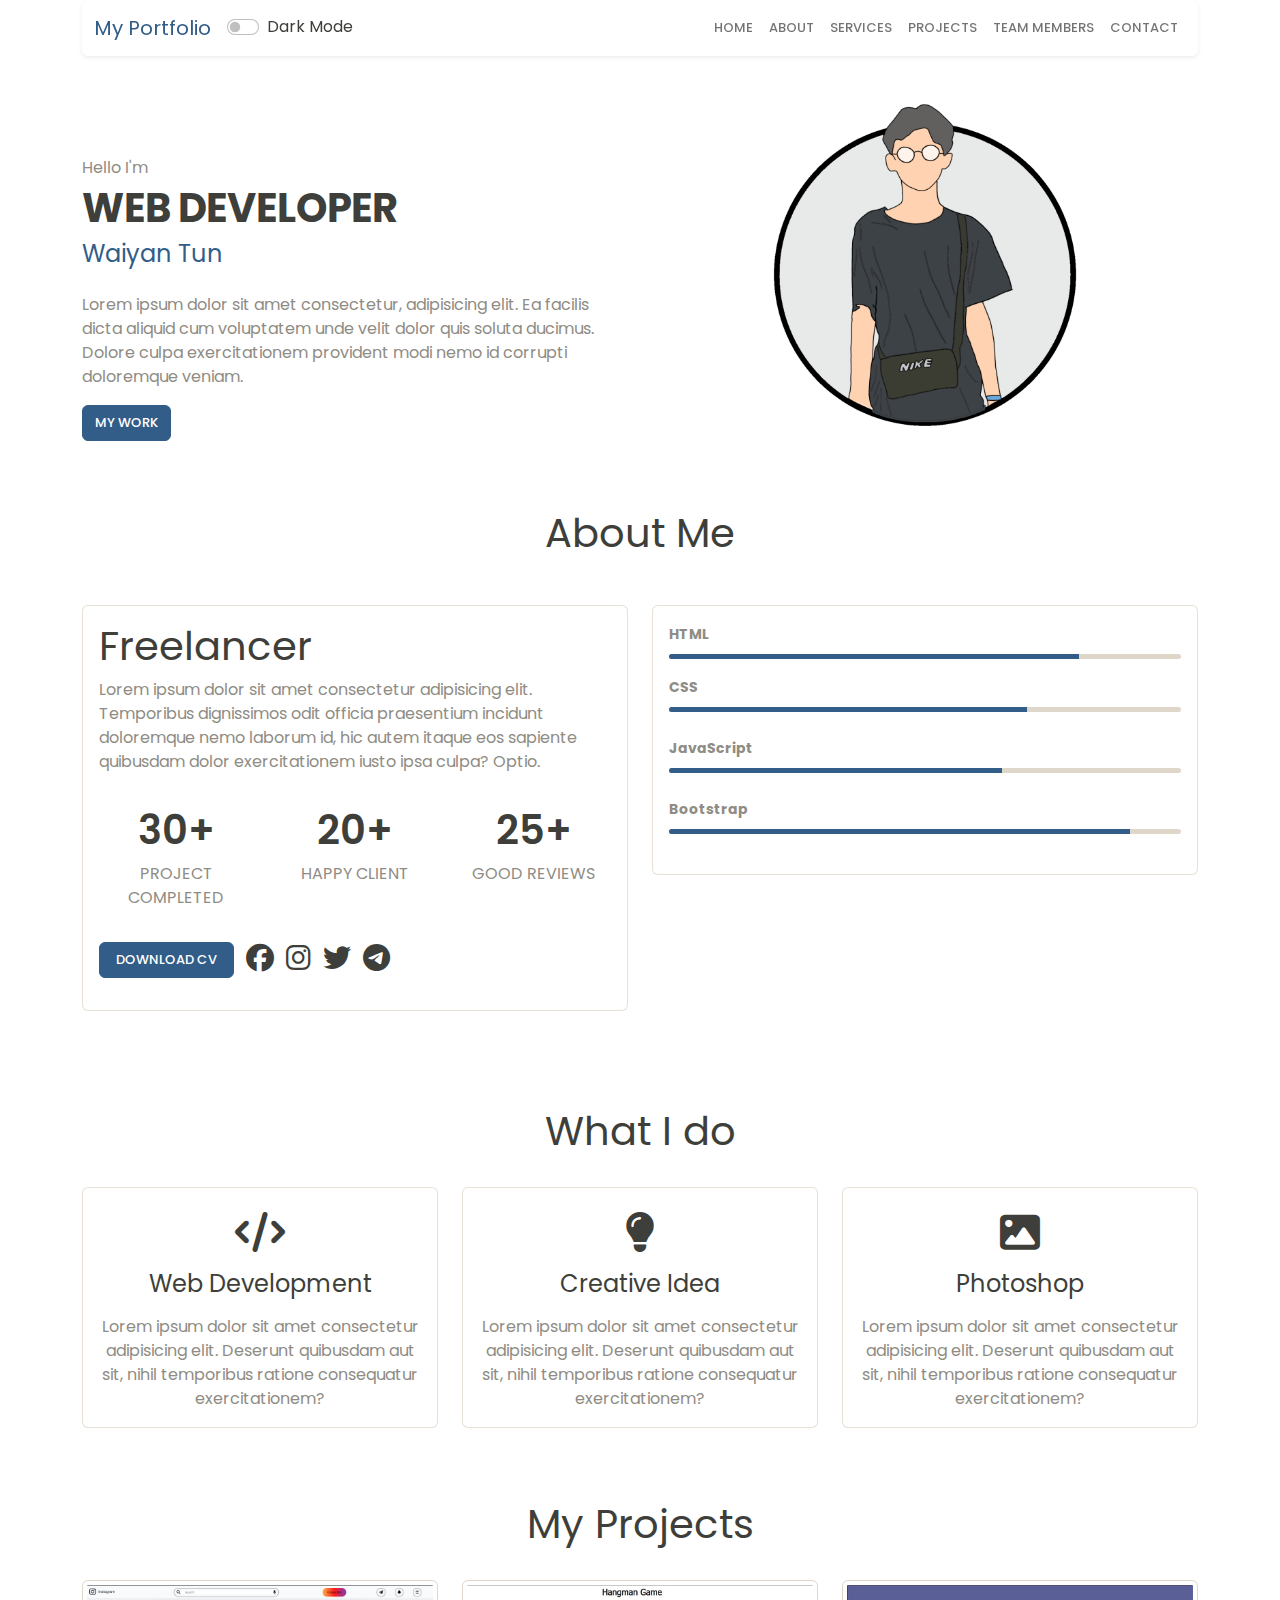
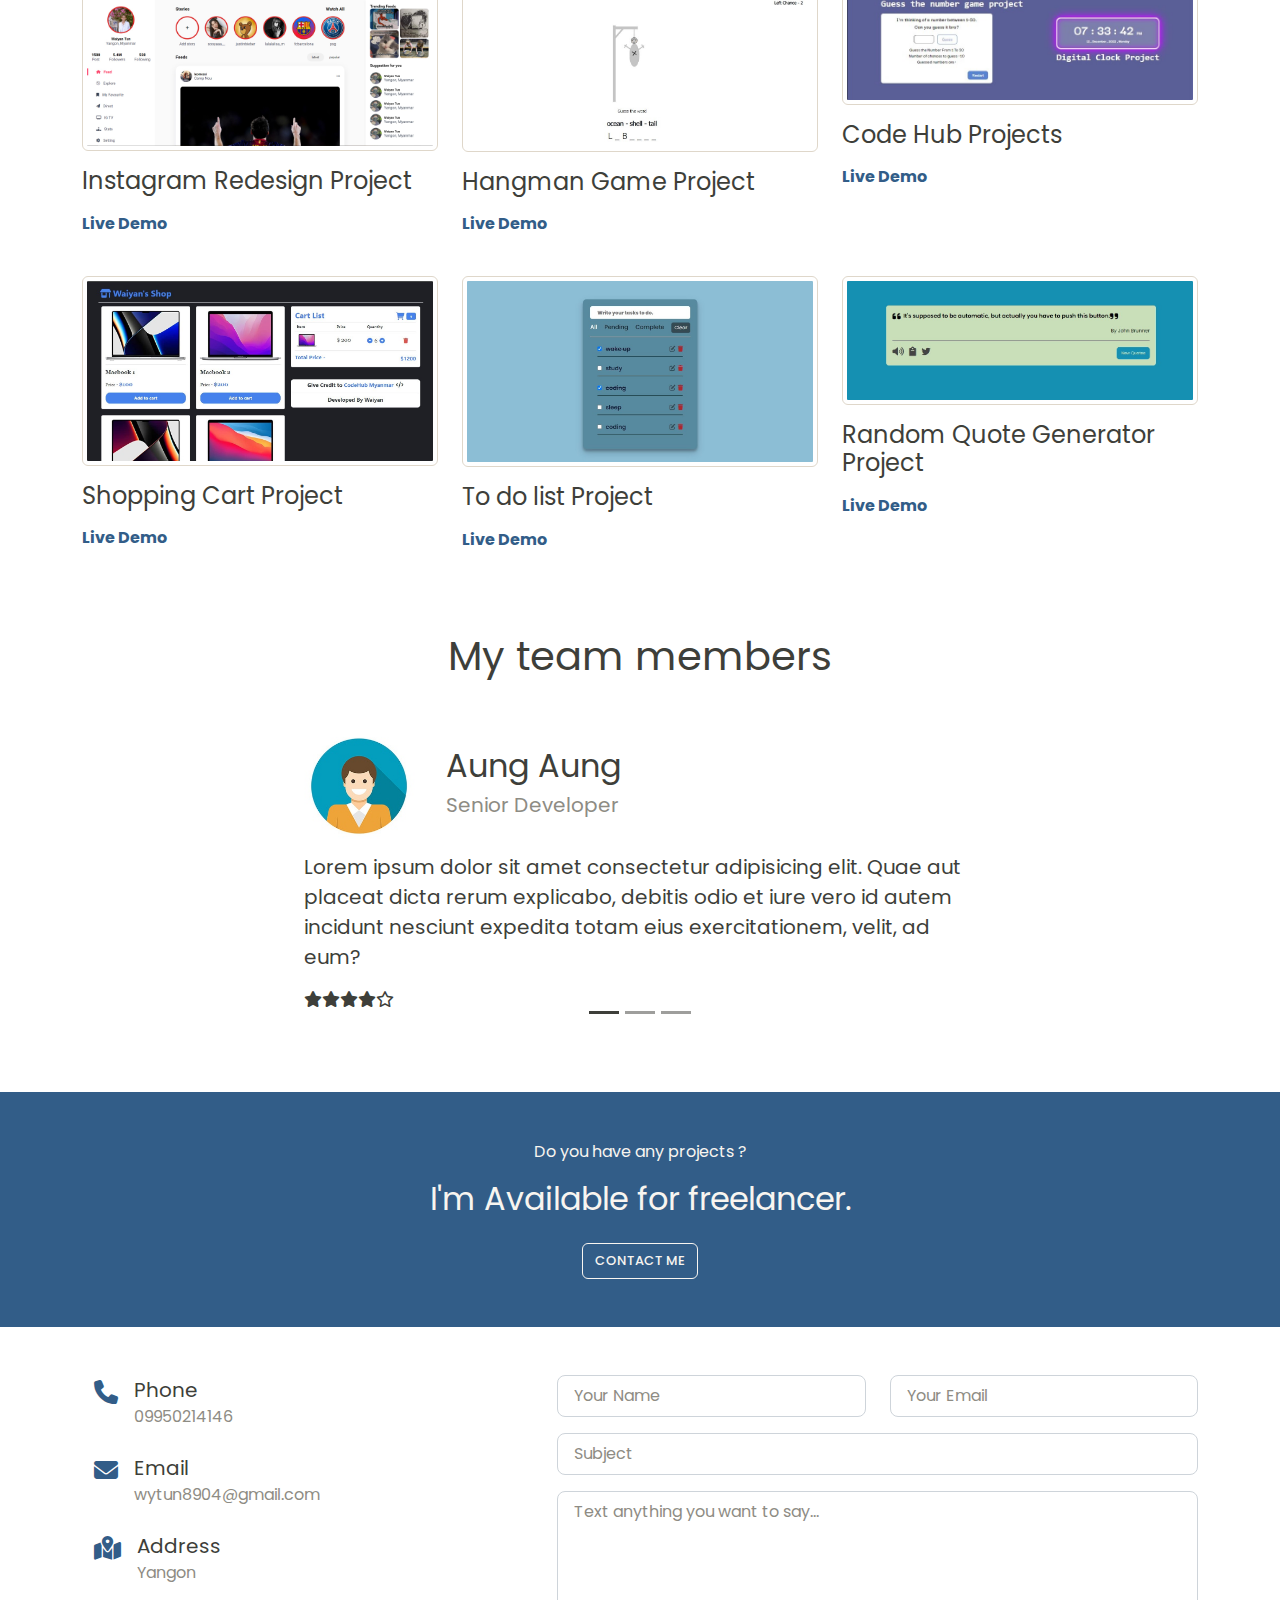
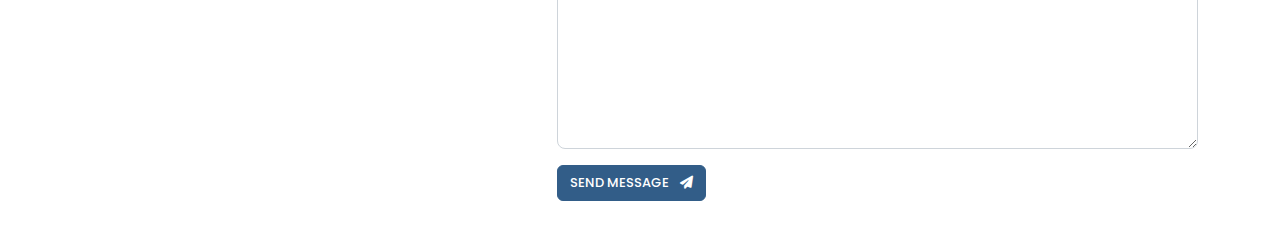
<file: index.html>
<!DOCTYPE html>
 <html lang="en">
 <head>
    <meta charset="UTF-8">
    <meta http-equiv="X-UA-Compatible" content="IE=edge">
    <meta name="viewport" content="width=device-width, initial-scale=1.0">
    <title>Waiyan's Portfolio</title>
    
    <!-- CSS only 
    <link href="https://cdn.jsdelivr.net/npm/bootstrap@5.2.3/dist/css/bootstrap.min.css" rel="stylesheet" integrity="sha384-rbsA2VBKQhggwzxH7pPCaAqO46MgnOM80zW1RWuH61DGLwZJEdK2Kadq2F9CUG65" crossorigin="anonymous">
    -->
    <link rel="stylesheet" href="./sandStone.min.css">
    <!-- font awesome-->
    <link rel="stylesheet" href="https://cdnjs.cloudflare.com/ajax/libs/font-awesome/6.2.1/css/all.min.css">

    <!--Poppins font-->
    <link rel="preconnect" href="https://fonts.googleapis.com">
    <link rel="preconnect" href="https://fonts.gstatic.com" crossorigin>
    <link href="https://fonts.googleapis.com/css2?family=Poppins:ital,wght@0,300;0,400;0,500;0,600;0,700;0,800;0,900;1,300;1,400;1,600&display=swap" rel="stylesheet">
    <link rel="stylesheet" href="./style.css">

 </head>
 <body id="body">
  <!-- <div class="alert alert-primary d-flex align-items-center justify-content-center" role="alert">
    <svg xmlns="http://www.w3.org/2000/svg" style="width: 30px;" class="bi bi-exclamation-triangle-fill flex-shrink-0 me-2" viewBox="0 0 16 16" role="img" aria-label="Warning:">
      <path d="M8.982 1.566a1.13 1.13 0 0 0-1.96 0L.165 13.233c-.457.778.091 1.767.98 1.767h13.713c.889 0 1.438-.99.98-1.767L8.982 1.566zM8 5c.535 0 .954.462.9.995l-.35 3.507a.552.552 0 0 1-1.1 0L7.1 5.995A.905.905 0 0 1 8 5zm.002 6a1 1 0 1 1 0 2 1 1 0 0 1 0-2z"/>
    </svg>
    <div>
      Dark Mode still Developing
    </div>
  </div> -->
    <div class="container sticky-top">
        <!--Start of navigation-->
        <nav class="navbar navbar-expand-lg bg-white shadow-sm rounded ">
            <div class="container-fluid">
              <a class="navbar-brand text-primary" href="#">My Portfolio</a>
              <div class="form-check form-switch">
                <input class="form-check-input" type="checkbox" role="switch" id="darkMode" >
                <label class="form-check-label" for="darkMode" id="darkMode_label">Dark Mode</label>
              </div>
              <button class="navbar-toggler" type="button" data-bs-toggle="collapse" data-bs-target="#navbarNav" aria-controls="navbarNav" aria-expanded="false" aria-label="Toggle navigation">
                <span class="navbar-toggler-icon"></span>
              </button>
              <div class="collapse navbar-collapse" id="navbarNav">
                <ul class="navbar-nav ms-auto">
                  <li class="nav-item">
                    <a class="nav-link " aria-current="page" href="#home">Home</a>
                  </li>
                  <li class="nav-item">
                    <a class="nav-link" href="#about">About</a>
                  </li>
                  <li class="nav-item">
                    <a class="nav-link" href="#services">Services</a>
                  </li>
                  <li class="nav-item">
                    <a class="nav-link" href="#projects">Projects</a>
                  </li>
                  <li class="nav-item">
                    <a class="nav-link" href="#member">Team Members</a>
                  </li>
                  <li class="nav-item">
                    <a class="nav-link" href="#contact">Contact</a>
                  </li>
                </ul>
              </div>
            </div>
        </nav>
        <!--End of navigation-->
    </div>
    <!--home open-->
    <div class="home px-3" id="home">
      <div class="container">
        <div class="row align-items-center align-content-center">
          <div class="col-md-6 ">
              <div class="text-center">
              <img src="./images/Portfolio cover.png" width="80%">
              </div>
          </div>
          <div class="col-md-6 mt-5 order-md-first">
              <p class="text-muted mb-1">Hello I'm</p>
              <h1 class="text-uppercase fw-bold h-dark">Web developer</h1>
              <h2 class="fs-4 text-primary" >Waiyan Tun</h2>
              <p class="mt-4 text-muted">Lorem ipsum dolor sit amet consectetur, adipisicing elit. Ea facilis dicta aliquid cum voluptatem unde velit dolor quis soluta ducimus. Dolore culpa exercitationem provident modi nemo id corrupti doloremque veniam.</p>
              <a href="#" class="btn btn-primary mb-3 mb-md-0">My Work</a>
          </div>

        </div>
      </div>
      
    </div>
    
    <!--home end-->
    <!--skill open-->
    <div class="skill pt-3 pb-0 pb-lg-5" id="about">
      <div class="container-lg ">
        <div class="row text-center mb-2 mb-lg-3">
          <div class="col">
            <h1 class="section-title h-dark">About Me</h1>
          </div>
        </div>
        <div class="row">
          <div class="col-md-6">
            <div class="card  my-4">
              <div class="card-body">
                <h1>Freelancer</h1>
                <p class="text-muted">Lorem ipsum dolor sit amet consectetur adipisicing elit. Temporibus dignissimos odit officia praesentium incidunt doloremque nemo laborum id, hic autem itaque eos sapiente quibusdam dolor exercitationem iusto ipsa culpa? Optio.</p>
                <div class="row text-start text-md-center text-uppercase py-3">
                  <div class="col-4 ">
                    <h1 class=" fw-semibold">30+</h1>
                    <p class=" text-muted">project completed</p>
                  </div>
                  <div class="col-4 ">
                    <h1 class=" fw-semibold">20+</h1>
                    <p class=" text-muted">happy client</p>
                  </div>
                  <div class="col-4 ">
                    <h1 class=" fw-semibold">25+</h1>
                    <p class=" text-muted">good reviews</p>
                  </div>              
                </div>
                <div class="row mb-3">
                  <div class="col-lg-12 d-flex align-items-center">
                    <a href="./images/1x/my-cv.pdf" target="_blank" download="WaiyanTun CV Form" class="btn btn-primary px-3 me-1">Download CV</a>
                    <div class="social-icons">
                        <a href="#" class=" text-decoration-none ms-2">
                        <i class="fs-3 text-dark fa-brands fa-facebook"></i>
                        </a>
                        <a href="#" class=" text-decoration-none ms-2">
                          <i class="fs-3 text-dark fa-brands fa-instagram"></i>
                        </a>
                        <a href="#" class=" text-decoration-none ms-2">
                          <i class="fs-3 text-dark fa-brands fa-twitter"></i>
                        </a>
                        <a href="#" class=" text-decoration-none ms-2">
                          <i class="fs-3 text-dark fa-brands fa-telegram"></i>
                        </a>
                    </div>
                  </div>
                </div>
              </div>
            </div>
          </div>
          <div class="col-md-6">
            <div class="card  my-4">
              <div class="card-body">
                <small class="text-muted fw-bold">HTML</small>
                <div class="progress mt-2 mb-3" style="height: 5px;">
                  <div class="progress-bar bg-primary" style="width: 80%;"></div>
                </div>
                <small class="text-muted fw-bold">CSS</small>
                <div class="progress mt-2 mb-4" style="height: 5px;">
                  <div class="progress-bar bg-primary" style="width: 70%;"></div>
                </div>
                <small class="text-muted fw-bold">JavaScript</small>
                <div class="progress mt-2 mb-4" style="height: 5px;">
                  <div class="progress-bar bg-primary" style="width: 65%;"></div>
                </div>
                <small class="text-muted fw-bold">Bootstrap</small>
                <div class="progress mt-2 mb-4" style="height: 5px;">
                  <div class="progress-bar bg-primary" style="width: 90%;"></div>
                </div>
              </div>
            </div>
          </div>
        </div>
      </div>
    </div>
    
    <!--skill end-->
    <!--what i do open-->
    <div class="services" id="services">
      <div class="container-lg">
        <div class="row text-center mt-3 mt-lg-4 mb-2 mb-lg-4">
          <div class="col">
            <h1 class="section-title text-dark">What I do</h1>
          </div>
        </div>
        <div class="row text-center">
          <div class="col-md-6 col-lg-4 mb-4">
            <div class="card">
              <div class="card-body">
                <div class="card-title">
                  <i class="fa-solid fa-code fs-1 mt-2"></i>
                  <h4 class="h4 my-3">Web Development</h4>
                </div>
                <div class="card-text text-muted">
                  Lorem ipsum dolor sit amet consectetur adipisicing elit. Deserunt quibusdam aut sit, nihil temporibus ratione consequatur exercitationem?
                </div>
              </div>
            </div>
          </div>
          <div class="col-md-6 col-lg-4 mb-4">
            <div class="card">
              <div class="card-body">
                <div class="card-title">
                  <i class="fa-solid fa-lightbulb  mt-2 fs-1"></i>
                  <h4 class="h4 my-3">Creative Idea</h4>
                </div>
                <div class="card-text text-muted">
                  Lorem ipsum dolor sit amet consectetur adipisicing elit. Deserunt quibusdam aut sit, nihil temporibus ratione consequatur exercitationem?
                </div>
              </div>
            </div>
          </div>
          <div class="col-md-6 col-lg-4 mb-4">
            <div class="card">
              <div class="card-body">
                <div class="card-title">
                  <i class="fa-solid fa-image fs-1 mt-2 "></i>
                  <h4 class="h4 my-3">Photoshop</h4>
                </div>
                <div class="card-text text-muted">
                  Lorem ipsum dolor sit amet consectetur adipisicing elit. Deserunt quibusdam aut sit, nihil temporibus ratione consequatur exercitationem?
                </div>
              </div>
            </div>
          </div>
        </div>
      </div>
    </div>
    
    <!--what i do end-->

    <!-- Demo Projects start-->
    <div class="projects m-5" id="projects">
      <div class="container-lg">
        <div class="row text-center mt-3 mt-lg-4 mb-2 mb-lg-4">
          <div class="col">
            <h1 class="section-title text-dark">My Projects</h1>
          </div>
        </div>
        <div class="row">
          <div class="col-md-6 col-lg-4 mb-4">
            <img src="./images/instagram redesign.jpg" class=" w-100 img-thumbnail" >
            <h4 class=" h4 my-3 text-dark">Instagram Redesign Project</h4>
            <p><a href="https://sayrgyiwoody.github.io/Instagram-redesign/" target="_blank" class=" text-decoration-none text-primary fw-bold">Live Demo</a></p>
          </div>
          <div class="col-md-6 col-lg-4 mb-4">
            <img src="./images/Hangman Game.jpg" class=" w-100 img-thumbnail" >
            <h4 class=" h4 my-3 text-dark">Hangman Game Project</h4>
            <p><a href="https://sayrgyiwoody.github.io/HangMan-Game-/" target="_blank" class=" text-decoration-none text-primary fw-bold">Live Demo</a></p>
          </div>
          <div class="col-md-6 col-lg-4 mb-4">
            <img src="./images/Code Hub .jpg" class=" w-100 img-thumbnail" >
            <h4 class=" h4 my-3 text-dark">Code Hub Projects</h4>
            <p><a href="https://sayrgyiwoody.github.io/CodeHub/" target="_blank" class=" text-decoration-none text-primary fw-bold">Live Demo</a></p>
          </div>
        </div>
        <div class="row">
          <div class="col-md-6 col-lg-4 mb-3">
            <img src="./images/Shopping cart Project.jpg"  class=" w-100 img-thumbnail" >
            <h4 class=" h4 my-3 text-dark">Shopping Cart Project</h4>
            <p><a href="https://sayrgyiwoody.github.io/CodeHub-shoppingCart-Project/" target="_blank" class=" text-decoration-none text-primary fw-bold">Live Demo</a></p>
          </div>
          <div class="col-md-6 col-lg-4 mb-3">
            <img src="./images/To do list.jpg" class=" w-100 img-thumbnail" >
            <h4 class=" h4 my-3 text-dark">To do list Project</h4>
            <p><a href="https://sayrgyiwoody.github.io/todolist/" target="_blank" class=" text-decoration-none text-primary fw-bold">Live Demo</a></p>
          </div>
          <div class="col-md-6 col-lg-4 mb-3">
            <img src="./images/random quote generator.jpg" class=" w-100 img-thumbnail" >
            <h4 class=" h4 my-3 text-dark">Random Quote Generator Project</h4>
            <p><a href="https://sayrgyiwoody.github.io/Random-Quotes-Project/" target="_blank" class=" text-decoration-none text-primary fw-bold">Live Demo</a></p>
          </div>
        </div>
      </div>
    </div>
    <!-- Demo Projects end-->
    <!--member start-->
    <div class="member" id="member">
      <div class="container-lg pb-5 px-0">
        <div class="row text-center mt-3 ">
          <div class="col">
            <h1 class="section-title text-dark">My team members</h1>
          </div>
        </div>
        <div class="row justify-content-center " >
          <div class=" col-lg-8 ">
            <div id="carouselExampleIndicators" class="carousel slide" data-bs-ride="true">
              <div class="carousel-indicators rounded py-1 ">
                <button type="button" data-bs-target="#carouselExampleIndicators" data-bs-slide-to="0" class="active bg-dark" aria-current="true" aria-label="Slide 1"></button>
                <button type="button" data-bs-target="#carouselExampleIndicators" data-bs-slide-to="1" class=" bg-dark" aria-label="Slide 2"></button>
                <button type="button" data-bs-target="#carouselExampleIndicators" data-bs-slide-to="2" class="bg-dark" aria-label="Slide 3"></button>
              </div>
              <div class="carousel-inner ">
                <div class="carousel-item active">
                  <div class=" m-4  bg-white active rounded p-2   ">
                      <div class="member-heading row align-items-center">
                        <img src="./images/Profile pictures/pp1.jpg" class="rounded-circle  col-md-6 col-lg-4" style="width: 150px;">
                        <div class="col-md-4">
                        <h3 class="h2">Aung Aung</h3>
                        <h4 class="h5 text-muted">Senior Developer</h4>
                        </div>
                      </div>
                      <p class=" ps-2 fs-5">
                        Lorem ipsum dolor sit amet consectetur adipisicing elit. Quae aut placeat dicta rerum explicabo, debitis odio et iure vero id autem incidunt nesciunt expedita totam eius exercitationem, velit, ad eum?
                      </p>
                      <i class="fa-solid fa-star ps-2"></i><i class="fa-solid fa-star"></i><i class="fa-solid fa-star"></i><i class="fa-solid fa-star"></i><i class="fa-regular fa-star"></i>
                    </div>
                </div>
                <div class="carousel-item">
                  <div class=" m-4  bg-white  rounded   p-2">
                      <div class="member-heading row align-items-center">
                        <img src="./images/Profile pictures/pp2.jpg" class="rounded-circle  col-md-4" style="width: 150px;">
                        <div class="col-md-4">
                        <h3 class="h2">Kyaw Kyaw</h3>
                        <h4 class="h5 text-muted">Junior Developer</h4>
                        </div>
                      </div>
                      <p class=" fs-5">
                        Lorem ipsum dolor sit amet consectetur adipisicing elit. Quae aut placeat dicta rerum explicabo, debitis odio et iure vero id autem incidunt nesciunt expedita totam eius exercitationem, velit, ad eum?
                      </p>
                      <i class="fa-solid fa-star"></i><i class="fa-solid fa-star"></i><i class="fa-solid fa-star"></i><i class="fa-solid fa-star"></i><i class="fa-solid fa-star-half-stroke"></i>
                    </div>
                </div>
                <div class="carousel-item">
                  <div class=" m-4  bg-white  rounded  p-2 ">
                      <div class="member-heading row align-items-center">
                        <img src="./images/Profile pictures/pp3.jpg" class="rounded-circle  col-md-4" style="width: 150px;">
                        <div class="col-md-4">
                        <h3 class="h2">Mya Mya</h3>
                        <h4 class="h5 text-muted">Project Director</h4>
                        </div>
                      </div>
                      <p class=" fs-5">
                        Lorem ipsum dolor sit amet consectetur adipisicing elit. Quae aut placeat dicta rerum explicabo, debitis odio et iure vero id autem incidunt nesciunt expedita totam eius exercitationem, velit, ad eum?
                      </p>
                      <i class="fa-solid fa-star"></i><i class="fa-solid fa-star"></i><i class="fa-solid fa-star"></i><i class="fa-solid fa-star"></i><i class="fa-solid fa-star"></i>
                    </div>
                </div>
              </div>
          </div>
            
          </div>
        </div>
        
          
        
      </div>
    </div>
    <!--member end-->
    <!--contact me start-->
    <section class="contact px-5 bg-primary text-light" id="contact">
      <div class="container-lg py-5">
        <div class="row">
          <div class=" text-center">
            <p>Do you have any projects ?</p>
          <h2 class="h2 mb-4">I'm Available for freelancer.</h2>
          <a href="#" class="btn btn-outline-light">Contact Me</a>
          </div>
        </div>
      </div>
    </section>
    <div class="contact-form py-5 ">
      <div class="container-lg">
        <div class="row">
          <div class="col-md-5 px-4">
            <div class="contact-item d-flex mb-4 ">
              <div class="icon text-primary fs-4">
                <i class="fa-solid fa-phone"></i>
              </div>
              <div class="text ms-3">
                <div class="fs-5 text-dark">Phone</div>
                <div class="text-muted">09950214146</div>
              </div>
            </div>
            <div class="email d-flex mb-4">
              <div class="icon text-primary fs-4">
                <i class="fa-solid fa-envelope"></i>
              </div>
              <div class="text ms-3">
                <div class="fs-5 text-dark">Email</div>
                <div class="text-muted">wytun8904@gmail.com</div>
              </div>
            </div>
            <div class="address d-flex mb-4">
              <div class="icon text-primary fs-4">
                <i class="fa-solid fa-map-location-dot"></i>
              </div>
              <div class="text ms-3">
                <div class="fs-5 text-dark">Address</div>
                <div class="text-muted">Yangon</div>
              </div>
            </div>
          </div>
          <div class="col-md-7">
            <div class="row mb-3">
              <div class="col-lg-6">
                <input type="text" placeholder="Your Name" class="  form-control mb-3 mb-lg-0 form-control-lg bg-white text-primary  fs-6 border-2">
              </div>
              <div class="col-lg-6">
                <input type="text" placeholder="Your Email" class="  form-control  form-control-lg bg-white text-primary  fs-6 border-2">
              </div>
            </div>
            <div class="row mb-3">
              <div class="col-lg-12">
                <input type="text" placeholder="Subject" class="form-control form-control-lg  bg-white text-primary fs-6 border-2">
              </div>
            </div>
            <div class="row mb-3">
              <div class="col-lg-12">
                <textarea class="form-control form-control-lg  bg-white text-primary fs-6 border-2" placeholder="Text anything you want to say..." cols="30" rows="10"></textarea>
              </div>
            </div>
            <button type="submit" class="btn btn-primary">Send Message <i class="fa-solid fa-paper-plane ms-2"></i></button>
          </div>
        </div>
      </div>
    </div>
    <!--contact me end-->
    

 </body>
 <!-- JavaScript Bundle with Popper -->
<script src="https://cdn.jsdelivr.net/npm/bootstrap@5.2.3/dist/js/bootstrap.bundle.min.js" integrity="sha384-kenU1KFdBIe4zVF0s0G1M5b4hcpxyD9F7jL+jjXkk+Q2h455rYXK/7HAuoJl+0I4" crossorigin="anonymous"></script>
<script>
/*----Dark Mode-----*/
document.getElementById("darkMode").addEventListener("click", _ => {
        document.getElementById("body").classList.toggle("Bgblack");
        // document.querySelector(".h-dark").classList.toggle("text-white");

        const elements1 = document.querySelectorAll(".h-dark");

        elements1.forEach((element) => {
          // element.classList.remove('text-dark');
          element.classList.toggle('text-white');
        })

        const elements = document.querySelectorAll(".text-dark");

        elements.forEach((element) => {
          // element.classList.remove('text-dark');
          element.classList.toggle('text-white');
        })
        document.querySelector(".text-dark").classList.toggle("text-white");
        // document.getElementById("darkMode_label").classList.toggle("text-light")
        if (document.getElementById("darkMode_label").innerHTML === "Light Mode") {
        document.getElementById("darkMode_label").innerHTML = "Dark Mode";
        } else {
        document.getElementById("darkMode_label").innerHTML = "Light Mode";
        }
      })
</script>
</html>
</file>
<file: style.css>
* {
    font-family: 'Poppins', sans-serif;
}

.Bgblack {
    background-color: #262626;
}
.text-light {
    color: #e5e5e5;
}
.text-dark {
    color: #262626;
}


@media only screen and (max-width: 600px) {
    body {
      padding-left: 12px;
    }
  }
</file>
<file: sandStone.min.css>
@charset "UTF-8";/*!
 * Bootswatch v5.2.3 (https://bootswatch.com)
 * Theme: sandstone
 * Copyright 2012-2022 Thomas Park
 * Licensed under MIT
 * Based on Bootstrap
*//*!
 * Bootstrap  v5.2.3 (https://getbootstrap.com/)
 * Copyright 2011-2022 The Bootstrap Authors
 * Copyright 2011-2022 Twitter, Inc.
 * Licensed under MIT (https://github.com/twbs/bootstrap/blob/main/LICENSE)
 */@import url(https://fonts.googleapis.com/css2?family=Roboto:wght@400;500;700&display=swap);:root{--bs-blue:#325d88;--bs-indigo:#6610f2;--bs-purple:#6f42c1;--bs-pink:#e83e8c;--bs-red:#d9534f;--bs-orange:#f47c3c;--bs-yellow:#ffc107;--bs-green:#93c54b;--bs-teal:#20c997;--bs-cyan:#29abe0;--bs-black:#000;--bs-white:#fff;--bs-gray:#8e8c84;--bs-gray-dark:#3e3f3a;--bs-gray-100:#f8f9fa;--bs-gray-200:#f8f5f0;--bs-gray-300:#dfd7ca;--bs-gray-400:#ced4da;--bs-gray-500:#98978b;--bs-gray-600:#8e8c84;--bs-gray-700:#495057;--bs-gray-800:#3e3f3a;--bs-gray-900:#212529;--bs-primary:#325d88;--bs-secondary:#8e8c84;--bs-success:#93c54b;--bs-info:#29abe0;--bs-warning:#f47c3c;--bs-danger:#d9534f;--bs-light:#f8f5f0;--bs-dark:#3e3f3a;--bs-primary-rgb:50,93,136;--bs-secondary-rgb:142,140,132;--bs-success-rgb:147,197,75;--bs-info-rgb:41,171,224;--bs-warning-rgb:244,124,60;--bs-danger-rgb:217,83,79;--bs-light-rgb:248,245,240;--bs-dark-rgb:62,63,58;--bs-white-rgb:255,255,255;--bs-black-rgb:0,0,0;--bs-body-color-rgb:62,63,58;--bs-body-bg-rgb:255,255,255;--bs-font-sans-serif:Roboto,-apple-system,BlinkMacSystemFont,"Segoe UI","Helvetica Neue",Arial,sans-serif,"Apple Color Emoji","Segoe UI Emoji","Segoe UI Symbol";--bs-font-monospace:SFMono-Regular,Menlo,Monaco,Consolas,"Liberation Mono","Courier New",monospace;--bs-gradient:linear-gradient(180deg, rgba(255, 255, 255, 0.15), rgba(255, 255, 255, 0));--bs-body-font-family:var(--bs-font-sans-serif);--bs-body-font-size:1rem;--bs-body-font-weight:400;--bs-body-line-height:1.5;--bs-body-color:#3e3f3a;--bs-body-bg:#fff;--bs-border-width:1px;--bs-border-style:solid;--bs-border-color:#dfd7ca;--bs-border-color-translucent:rgba(0, 0, 0, 0.175);--bs-border-radius:0.375rem;--bs-border-radius-sm:0.25rem;--bs-border-radius-lg:0.5rem;--bs-border-radius-xl:1rem;--bs-border-radius-2xl:2rem;--bs-border-radius-pill:50rem;--bs-link-color:#93c54b;--bs-link-hover-color:#769e3c;--bs-code-color:#e83e8c;--bs-highlight-bg:#fff3cd}*,::after,::before{box-sizing:border-box}@media (prefers-reduced-motion:no-preference){:root{scroll-behavior:smooth}}body{margin:0;font-family:var(--bs-body-font-family);font-size:var(--bs-body-font-size);font-weight:var(--bs-body-font-weight);line-height:var(--bs-body-line-height);color:var(--bs-body-color);text-align:var(--bs-body-text-align);background-color:var(--bs-body-bg);-webkit-text-size-adjust:100%;-webkit-tap-highlight-color:transparent}hr{margin:1rem 0;color:inherit;border:0;border-top:1px solid;opacity:.25}.h1,.h2,.h3,.h4,.h5,.h6,h1,h2,h3,h4,h5,h6{margin-top:0;margin-bottom:.5rem;font-weight:400;line-height:1.2}.h1,h1{font-size:calc(1.375rem + 1.5vw)}@media (min-width:1200px){.h1,h1{font-size:2.5rem}}.h2,h2{font-size:calc(1.325rem + .9vw)}@media (min-width:1200px){.h2,h2{font-size:2rem}}.h3,h3{font-size:calc(1.3rem + .6vw)}@media (min-width:1200px){.h3,h3{font-size:1.75rem}}.h4,h4{font-size:calc(1.275rem + .3vw)}@media (min-width:1200px){.h4,h4{font-size:1.5rem}}.h5,h5{font-size:1.25rem}.h6,h6{font-size:1rem}p{margin-top:0;margin-bottom:1rem}abbr[title]{-webkit-text-decoration:underline dotted;text-decoration:underline dotted;cursor:help;-webkit-text-decoration-skip-ink:none;text-decoration-skip-ink:none}address{margin-bottom:1rem;font-style:normal;line-height:inherit}ol,ul{padding-left:2rem}dl,ol,ul{margin-top:0;margin-bottom:1rem}ol ol,ol ul,ul ol,ul ul{margin-bottom:0}dt{font-weight:700}dd{margin-bottom:.5rem;margin-left:0}blockquote{margin:0 0 1rem}b,strong{font-weight:bolder}.small,small{font-size:.875em}.mark,mark{padding:.1875em;background-color:var(--bs-highlight-bg)}sub,sup{position:relative;font-size:.75em;line-height:0;vertical-align:baseline}sub{bottom:-.25em}sup{top:-.5em}a{color:var(--bs-link-color);text-decoration:underline}a:hover{color:var(--bs-link-hover-color)}a:not([href]):not([class]),a:not([href]):not([class]):hover{color:inherit;text-decoration:none}code,kbd,pre,samp{font-family:var(--bs-font-monospace);font-size:1em}pre{display:block;margin-top:0;margin-bottom:1rem;overflow:auto;font-size:.875em}pre code{font-size:inherit;color:inherit;word-break:normal}code{font-size:.875em;color:var(--bs-code-color);word-wrap:break-word}a>code{color:inherit}kbd{padding:.1875rem .375rem;font-size:.875em;color:var(--bs-body-bg);background-color:var(--bs-body-color);border-radius:.25rem}kbd kbd{padding:0;font-size:1em}figure{margin:0 0 1rem}img,svg{vertical-align:middle}table{caption-side:bottom;border-collapse:collapse}caption{padding-top:.5rem;padding-bottom:.5rem;color:#8e8c84;text-align:left}th{text-align:inherit;text-align:-webkit-match-parent}tbody,td,tfoot,th,thead,tr{border-color:inherit;border-style:solid;border-width:0}label{display:inline-block}button{border-radius:0}button:focus:not(:focus-visible){outline:0}button,input,optgroup,select,textarea{margin:0;font-family:inherit;font-size:inherit;line-height:inherit}button,select{text-transform:none}[role=button]{cursor:pointer}select{word-wrap:normal}select:disabled{opacity:1}[list]:not([type=date]):not([type=datetime-local]):not([type=month]):not([type=week]):not([type=time])::-webkit-calendar-picker-indicator{display:none!important}[type=button],[type=reset],[type=submit],button{-webkit-appearance:button}[type=button]:not(:disabled),[type=reset]:not(:disabled),[type=submit]:not(:disabled),button:not(:disabled){cursor:pointer}::-moz-focus-inner{padding:0;border-style:none}textarea{resize:vertical}fieldset{min-width:0;padding:0;margin:0;border:0}legend{float:left;width:100%;padding:0;margin-bottom:.5rem;font-size:calc(1.275rem + .3vw);line-height:inherit}@media (min-width:1200px){legend{font-size:1.5rem}}legend+*{clear:left}::-webkit-datetime-edit-day-field,::-webkit-datetime-edit-fields-wrapper,::-webkit-datetime-edit-hour-field,::-webkit-datetime-edit-minute,::-webkit-datetime-edit-month-field,::-webkit-datetime-edit-text,::-webkit-datetime-edit-year-field{padding:0}::-webkit-inner-spin-button{height:auto}[type=search]{outline-offset:-2px;-webkit-appearance:textfield}::-webkit-search-decoration{-webkit-appearance:none}::-webkit-color-swatch-wrapper{padding:0}::-webkit-file-upload-button{font:inherit;-webkit-appearance:button}::file-selector-button{font:inherit;-webkit-appearance:button}output{display:inline-block}iframe{border:0}summary{display:list-item;cursor:pointer}progress{vertical-align:baseline}[hidden]{display:none!important}.lead{font-size:1.25rem;font-weight:300}.display-1{font-size:calc(1.625rem + 4.5vw);font-weight:300;line-height:1.2}@media (min-width:1200px){.display-1{font-size:5rem}}.display-2{font-size:calc(1.575rem + 3.9vw);font-weight:300;line-height:1.2}@media (min-width:1200px){.display-2{font-size:4.5rem}}.display-3{font-size:calc(1.525rem + 3.3vw);font-weight:300;line-height:1.2}@media (min-width:1200px){.display-3{font-size:4rem}}.display-4{font-size:calc(1.475rem + 2.7vw);font-weight:300;line-height:1.2}@media (min-width:1200px){.display-4{font-size:3.5rem}}.display-5{font-size:calc(1.425rem + 2.1vw);font-weight:300;line-height:1.2}@media (min-width:1200px){.display-5{font-size:3rem}}.display-6{font-size:calc(1.375rem + 1.5vw);font-weight:300;line-height:1.2}@media (min-width:1200px){.display-6{font-size:2.5rem}}.list-unstyled{padding-left:0;list-style:none}.list-inline{padding-left:0;list-style:none}.list-inline-item{display:inline-block}.list-inline-item:not(:last-child){margin-right:.5rem}.initialism{font-size:.875em;text-transform:uppercase}.blockquote{margin-bottom:1rem;font-size:1.25rem}.blockquote>:last-child{margin-bottom:0}.blockquote-footer{margin-top:-1rem;margin-bottom:1rem;font-size:.875em;color:#8e8c84}.blockquote-footer::before{content:"— "}.img-fluid{max-width:100%;height:auto}.img-thumbnail{padding:.25rem;background-color:#fff;border:1px solid var(--bs-border-color);border-radius:.375rem;max-width:100%;height:auto}.figure{display:inline-block}.figure-img{margin-bottom:.5rem;line-height:1}.figure-caption{font-size:.875em;color:#8e8c84}.container,.container-fluid,.container-lg,.container-md,.container-sm,.container-xl,.container-xxl{--bs-gutter-x:1.5rem;--bs-gutter-y:0;width:100%;padding-right:calc(var(--bs-gutter-x) * .5);padding-left:calc(var(--bs-gutter-x) * .5);margin-right:auto;margin-left:auto}@media (min-width:576px){.container,.container-sm{max-width:540px}}@media (min-width:768px){.container,.container-md,.container-sm{max-width:720px}}@media (min-width:992px){.container,.container-lg,.container-md,.container-sm{max-width:960px}}@media (min-width:1200px){.container,.container-lg,.container-md,.container-sm,.container-xl{max-width:1140px}}@media (min-width:1400px){.container,.container-lg,.container-md,.container-sm,.container-xl,.container-xxl{max-width:1320px}}.row{--bs-gutter-x:1.5rem;--bs-gutter-y:0;display:flex;flex-wrap:wrap;margin-top:calc(-1 * var(--bs-gutter-y));margin-right:calc(-.5 * var(--bs-gutter-x));margin-left:calc(-.5 * var(--bs-gutter-x))}.row>*{flex-shrink:0;width:100%;max-width:100%;padding-right:calc(var(--bs-gutter-x) * .5);padding-left:calc(var(--bs-gutter-x) * .5);margin-top:var(--bs-gutter-y)}.col{flex:1 0 0%}.row-cols-auto>*{flex:0 0 auto;width:auto}.row-cols-1>*{flex:0 0 auto;width:100%}.row-cols-2>*{flex:0 0 auto;width:50%}.row-cols-3>*{flex:0 0 auto;width:33.3333333333%}.row-cols-4>*{flex:0 0 auto;width:25%}.row-cols-5>*{flex:0 0 auto;width:20%}.row-cols-6>*{flex:0 0 auto;width:16.6666666667%}.col-auto{flex:0 0 auto;width:auto}.col-1{flex:0 0 auto;width:8.33333333%}.col-2{flex:0 0 auto;width:16.66666667%}.col-3{flex:0 0 auto;width:25%}.col-4{flex:0 0 auto;width:33.33333333%}.col-5{flex:0 0 auto;width:41.66666667%}.col-6{flex:0 0 auto;width:50%}.col-7{flex:0 0 auto;width:58.33333333%}.col-8{flex:0 0 auto;width:66.66666667%}.col-9{flex:0 0 auto;width:75%}.col-10{flex:0 0 auto;width:83.33333333%}.col-11{flex:0 0 auto;width:91.66666667%}.col-12{flex:0 0 auto;width:100%}.offset-1{margin-left:8.33333333%}.offset-2{margin-left:16.66666667%}.offset-3{margin-left:25%}.offset-4{margin-left:33.33333333%}.offset-5{margin-left:41.66666667%}.offset-6{margin-left:50%}.offset-7{margin-left:58.33333333%}.offset-8{margin-left:66.66666667%}.offset-9{margin-left:75%}.offset-10{margin-left:83.33333333%}.offset-11{margin-left:91.66666667%}.g-0,.gx-0{--bs-gutter-x:0}.g-0,.gy-0{--bs-gutter-y:0}.g-1,.gx-1{--bs-gutter-x:0.25rem}.g-1,.gy-1{--bs-gutter-y:0.25rem}.g-2,.gx-2{--bs-gutter-x:0.5rem}.g-2,.gy-2{--bs-gutter-y:0.5rem}.g-3,.gx-3{--bs-gutter-x:1rem}.g-3,.gy-3{--bs-gutter-y:1rem}.g-4,.gx-4{--bs-gutter-x:1.5rem}.g-4,.gy-4{--bs-gutter-y:1.5rem}.g-5,.gx-5{--bs-gutter-x:3rem}.g-5,.gy-5{--bs-gutter-y:3rem}@media (min-width:576px){.col-sm{flex:1 0 0%}.row-cols-sm-auto>*{flex:0 0 auto;width:auto}.row-cols-sm-1>*{flex:0 0 auto;width:100%}.row-cols-sm-2>*{flex:0 0 auto;width:50%}.row-cols-sm-3>*{flex:0 0 auto;width:33.3333333333%}.row-cols-sm-4>*{flex:0 0 auto;width:25%}.row-cols-sm-5>*{flex:0 0 auto;width:20%}.row-cols-sm-6>*{flex:0 0 auto;width:16.6666666667%}.col-sm-auto{flex:0 0 auto;width:auto}.col-sm-1{flex:0 0 auto;width:8.33333333%}.col-sm-2{flex:0 0 auto;width:16.66666667%}.col-sm-3{flex:0 0 auto;width:25%}.col-sm-4{flex:0 0 auto;width:33.33333333%}.col-sm-5{flex:0 0 auto;width:41.66666667%}.col-sm-6{flex:0 0 auto;width:50%}.col-sm-7{flex:0 0 auto;width:58.33333333%}.col-sm-8{flex:0 0 auto;width:66.66666667%}.col-sm-9{flex:0 0 auto;width:75%}.col-sm-10{flex:0 0 auto;width:83.33333333%}.col-sm-11{flex:0 0 auto;width:91.66666667%}.col-sm-12{flex:0 0 auto;width:100%}.offset-sm-0{margin-left:0}.offset-sm-1{margin-left:8.33333333%}.offset-sm-2{margin-left:16.66666667%}.offset-sm-3{margin-left:25%}.offset-sm-4{margin-left:33.33333333%}.offset-sm-5{margin-left:41.66666667%}.offset-sm-6{margin-left:50%}.offset-sm-7{margin-left:58.33333333%}.offset-sm-8{margin-left:66.66666667%}.offset-sm-9{margin-left:75%}.offset-sm-10{margin-left:83.33333333%}.offset-sm-11{margin-left:91.66666667%}.g-sm-0,.gx-sm-0{--bs-gutter-x:0}.g-sm-0,.gy-sm-0{--bs-gutter-y:0}.g-sm-1,.gx-sm-1{--bs-gutter-x:0.25rem}.g-sm-1,.gy-sm-1{--bs-gutter-y:0.25rem}.g-sm-2,.gx-sm-2{--bs-gutter-x:0.5rem}.g-sm-2,.gy-sm-2{--bs-gutter-y:0.5rem}.g-sm-3,.gx-sm-3{--bs-gutter-x:1rem}.g-sm-3,.gy-sm-3{--bs-gutter-y:1rem}.g-sm-4,.gx-sm-4{--bs-gutter-x:1.5rem}.g-sm-4,.gy-sm-4{--bs-gutter-y:1.5rem}.g-sm-5,.gx-sm-5{--bs-gutter-x:3rem}.g-sm-5,.gy-sm-5{--bs-gutter-y:3rem}}@media (min-width:768px){.col-md{flex:1 0 0%}.row-cols-md-auto>*{flex:0 0 auto;width:auto}.row-cols-md-1>*{flex:0 0 auto;width:100%}.row-cols-md-2>*{flex:0 0 auto;width:50%}.row-cols-md-3>*{flex:0 0 auto;width:33.3333333333%}.row-cols-md-4>*{flex:0 0 auto;width:25%}.row-cols-md-5>*{flex:0 0 auto;width:20%}.row-cols-md-6>*{flex:0 0 auto;width:16.6666666667%}.col-md-auto{flex:0 0 auto;width:auto}.col-md-1{flex:0 0 auto;width:8.33333333%}.col-md-2{flex:0 0 auto;width:16.66666667%}.col-md-3{flex:0 0 auto;width:25%}.col-md-4{flex:0 0 auto;width:33.33333333%}.col-md-5{flex:0 0 auto;width:41.66666667%}.col-md-6{flex:0 0 auto;width:50%}.col-md-7{flex:0 0 auto;width:58.33333333%}.col-md-8{flex:0 0 auto;width:66.66666667%}.col-md-9{flex:0 0 auto;width:75%}.col-md-10{flex:0 0 auto;width:83.33333333%}.col-md-11{flex:0 0 auto;width:91.66666667%}.col-md-12{flex:0 0 auto;width:100%}.offset-md-0{margin-left:0}.offset-md-1{margin-left:8.33333333%}.offset-md-2{margin-left:16.66666667%}.offset-md-3{margin-left:25%}.offset-md-4{margin-left:33.33333333%}.offset-md-5{margin-left:41.66666667%}.offset-md-6{margin-left:50%}.offset-md-7{margin-left:58.33333333%}.offset-md-8{margin-left:66.66666667%}.offset-md-9{margin-left:75%}.offset-md-10{margin-left:83.33333333%}.offset-md-11{margin-left:91.66666667%}.g-md-0,.gx-md-0{--bs-gutter-x:0}.g-md-0,.gy-md-0{--bs-gutter-y:0}.g-md-1,.gx-md-1{--bs-gutter-x:0.25rem}.g-md-1,.gy-md-1{--bs-gutter-y:0.25rem}.g-md-2,.gx-md-2{--bs-gutter-x:0.5rem}.g-md-2,.gy-md-2{--bs-gutter-y:0.5rem}.g-md-3,.gx-md-3{--bs-gutter-x:1rem}.g-md-3,.gy-md-3{--bs-gutter-y:1rem}.g-md-4,.gx-md-4{--bs-gutter-x:1.5rem}.g-md-4,.gy-md-4{--bs-gutter-y:1.5rem}.g-md-5,.gx-md-5{--bs-gutter-x:3rem}.g-md-5,.gy-md-5{--bs-gutter-y:3rem}}@media (min-width:992px){.col-lg{flex:1 0 0%}.row-cols-lg-auto>*{flex:0 0 auto;width:auto}.row-cols-lg-1>*{flex:0 0 auto;width:100%}.row-cols-lg-2>*{flex:0 0 auto;width:50%}.row-cols-lg-3>*{flex:0 0 auto;width:33.3333333333%}.row-cols-lg-4>*{flex:0 0 auto;width:25%}.row-cols-lg-5>*{flex:0 0 auto;width:20%}.row-cols-lg-6>*{flex:0 0 auto;width:16.6666666667%}.col-lg-auto{flex:0 0 auto;width:auto}.col-lg-1{flex:0 0 auto;width:8.33333333%}.col-lg-2{flex:0 0 auto;width:16.66666667%}.col-lg-3{flex:0 0 auto;width:25%}.col-lg-4{flex:0 0 auto;width:33.33333333%}.col-lg-5{flex:0 0 auto;width:41.66666667%}.col-lg-6{flex:0 0 auto;width:50%}.col-lg-7{flex:0 0 auto;width:58.33333333%}.col-lg-8{flex:0 0 auto;width:66.66666667%}.col-lg-9{flex:0 0 auto;width:75%}.col-lg-10{flex:0 0 auto;width:83.33333333%}.col-lg-11{flex:0 0 auto;width:91.66666667%}.col-lg-12{flex:0 0 auto;width:100%}.offset-lg-0{margin-left:0}.offset-lg-1{margin-left:8.33333333%}.offset-lg-2{margin-left:16.66666667%}.offset-lg-3{margin-left:25%}.offset-lg-4{margin-left:33.33333333%}.offset-lg-5{margin-left:41.66666667%}.offset-lg-6{margin-left:50%}.offset-lg-7{margin-left:58.33333333%}.offset-lg-8{margin-left:66.66666667%}.offset-lg-9{margin-left:75%}.offset-lg-10{margin-left:83.33333333%}.offset-lg-11{margin-left:91.66666667%}.g-lg-0,.gx-lg-0{--bs-gutter-x:0}.g-lg-0,.gy-lg-0{--bs-gutter-y:0}.g-lg-1,.gx-lg-1{--bs-gutter-x:0.25rem}.g-lg-1,.gy-lg-1{--bs-gutter-y:0.25rem}.g-lg-2,.gx-lg-2{--bs-gutter-x:0.5rem}.g-lg-2,.gy-lg-2{--bs-gutter-y:0.5rem}.g-lg-3,.gx-lg-3{--bs-gutter-x:1rem}.g-lg-3,.gy-lg-3{--bs-gutter-y:1rem}.g-lg-4,.gx-lg-4{--bs-gutter-x:1.5rem}.g-lg-4,.gy-lg-4{--bs-gutter-y:1.5rem}.g-lg-5,.gx-lg-5{--bs-gutter-x:3rem}.g-lg-5,.gy-lg-5{--bs-gutter-y:3rem}}@media (min-width:1200px){.col-xl{flex:1 0 0%}.row-cols-xl-auto>*{flex:0 0 auto;width:auto}.row-cols-xl-1>*{flex:0 0 auto;width:100%}.row-cols-xl-2>*{flex:0 0 auto;width:50%}.row-cols-xl-3>*{flex:0 0 auto;width:33.3333333333%}.row-cols-xl-4>*{flex:0 0 auto;width:25%}.row-cols-xl-5>*{flex:0 0 auto;width:20%}.row-cols-xl-6>*{flex:0 0 auto;width:16.6666666667%}.col-xl-auto{flex:0 0 auto;width:auto}.col-xl-1{flex:0 0 auto;width:8.33333333%}.col-xl-2{flex:0 0 auto;width:16.66666667%}.col-xl-3{flex:0 0 auto;width:25%}.col-xl-4{flex:0 0 auto;width:33.33333333%}.col-xl-5{flex:0 0 auto;width:41.66666667%}.col-xl-6{flex:0 0 auto;width:50%}.col-xl-7{flex:0 0 auto;width:58.33333333%}.col-xl-8{flex:0 0 auto;width:66.66666667%}.col-xl-9{flex:0 0 auto;width:75%}.col-xl-10{flex:0 0 auto;width:83.33333333%}.col-xl-11{flex:0 0 auto;width:91.66666667%}.col-xl-12{flex:0 0 auto;width:100%}.offset-xl-0{margin-left:0}.offset-xl-1{margin-left:8.33333333%}.offset-xl-2{margin-left:16.66666667%}.offset-xl-3{margin-left:25%}.offset-xl-4{margin-left:33.33333333%}.offset-xl-5{margin-left:41.66666667%}.offset-xl-6{margin-left:50%}.offset-xl-7{margin-left:58.33333333%}.offset-xl-8{margin-left:66.66666667%}.offset-xl-9{margin-left:75%}.offset-xl-10{margin-left:83.33333333%}.offset-xl-11{margin-left:91.66666667%}.g-xl-0,.gx-xl-0{--bs-gutter-x:0}.g-xl-0,.gy-xl-0{--bs-gutter-y:0}.g-xl-1,.gx-xl-1{--bs-gutter-x:0.25rem}.g-xl-1,.gy-xl-1{--bs-gutter-y:0.25rem}.g-xl-2,.gx-xl-2{--bs-gutter-x:0.5rem}.g-xl-2,.gy-xl-2{--bs-gutter-y:0.5rem}.g-xl-3,.gx-xl-3{--bs-gutter-x:1rem}.g-xl-3,.gy-xl-3{--bs-gutter-y:1rem}.g-xl-4,.gx-xl-4{--bs-gutter-x:1.5rem}.g-xl-4,.gy-xl-4{--bs-gutter-y:1.5rem}.g-xl-5,.gx-xl-5{--bs-gutter-x:3rem}.g-xl-5,.gy-xl-5{--bs-gutter-y:3rem}}@media (min-width:1400px){.col-xxl{flex:1 0 0%}.row-cols-xxl-auto>*{flex:0 0 auto;width:auto}.row-cols-xxl-1>*{flex:0 0 auto;width:100%}.row-cols-xxl-2>*{flex:0 0 auto;width:50%}.row-cols-xxl-3>*{flex:0 0 auto;width:33.3333333333%}.row-cols-xxl-4>*{flex:0 0 auto;width:25%}.row-cols-xxl-5>*{flex:0 0 auto;width:20%}.row-cols-xxl-6>*{flex:0 0 auto;width:16.6666666667%}.col-xxl-auto{flex:0 0 auto;width:auto}.col-xxl-1{flex:0 0 auto;width:8.33333333%}.col-xxl-2{flex:0 0 auto;width:16.66666667%}.col-xxl-3{flex:0 0 auto;width:25%}.col-xxl-4{flex:0 0 auto;width:33.33333333%}.col-xxl-5{flex:0 0 auto;width:41.66666667%}.col-xxl-6{flex:0 0 auto;width:50%}.col-xxl-7{flex:0 0 auto;width:58.33333333%}.col-xxl-8{flex:0 0 auto;width:66.66666667%}.col-xxl-9{flex:0 0 auto;width:75%}.col-xxl-10{flex:0 0 auto;width:83.33333333%}.col-xxl-11{flex:0 0 auto;width:91.66666667%}.col-xxl-12{flex:0 0 auto;width:100%}.offset-xxl-0{margin-left:0}.offset-xxl-1{margin-left:8.33333333%}.offset-xxl-2{margin-left:16.66666667%}.offset-xxl-3{margin-left:25%}.offset-xxl-4{margin-left:33.33333333%}.offset-xxl-5{margin-left:41.66666667%}.offset-xxl-6{margin-left:50%}.offset-xxl-7{margin-left:58.33333333%}.offset-xxl-8{margin-left:66.66666667%}.offset-xxl-9{margin-left:75%}.offset-xxl-10{margin-left:83.33333333%}.offset-xxl-11{margin-left:91.66666667%}.g-xxl-0,.gx-xxl-0{--bs-gutter-x:0}.g-xxl-0,.gy-xxl-0{--bs-gutter-y:0}.g-xxl-1,.gx-xxl-1{--bs-gutter-x:0.25rem}.g-xxl-1,.gy-xxl-1{--bs-gutter-y:0.25rem}.g-xxl-2,.gx-xxl-2{--bs-gutter-x:0.5rem}.g-xxl-2,.gy-xxl-2{--bs-gutter-y:0.5rem}.g-xxl-3,.gx-xxl-3{--bs-gutter-x:1rem}.g-xxl-3,.gy-xxl-3{--bs-gutter-y:1rem}.g-xxl-4,.gx-xxl-4{--bs-gutter-x:1.5rem}.g-xxl-4,.gy-xxl-4{--bs-gutter-y:1.5rem}.g-xxl-5,.gx-xxl-5{--bs-gutter-x:3rem}.g-xxl-5,.gy-xxl-5{--bs-gutter-y:3rem}}.table{--bs-table-color:var(--bs-body-color);--bs-table-bg:transparent;--bs-table-border-color:var(--bs-border-color);--bs-table-accent-bg:transparent;--bs-table-striped-color:var(--bs-body-color);--bs-table-striped-bg:rgba(0, 0, 0, 0.05);--bs-table-active-color:var(--bs-body-color);--bs-table-active-bg:rgba(0, 0, 0, 0.1);--bs-table-hover-color:var(--bs-body-color);--bs-table-hover-bg:rgba(0, 0, 0, 0.075);width:100%;margin-bottom:1rem;color:var(--bs-table-color);vertical-align:top;border-color:var(--bs-table-border-color)}.table>:not(caption)>*>*{padding:.5rem .5rem;background-color:var(--bs-table-bg);border-bottom-width:1px;box-shadow:inset 0 0 0 9999px var(--bs-table-accent-bg)}.table>tbody{vertical-align:inherit}.table>thead{vertical-align:bottom}.table-group-divider{border-top:2px solid currentcolor}.caption-top{caption-side:top}.table-sm>:not(caption)>*>*{padding:.25rem .25rem}.table-bordered>:not(caption)>*{border-width:1px 0}.table-bordered>:not(caption)>*>*{border-width:0 1px}.table-borderless>:not(caption)>*>*{border-bottom-width:0}.table-borderless>:not(:first-child){border-top-width:0}.table-striped>tbody>tr:nth-of-type(odd)>*{--bs-table-accent-bg:var(--bs-table-striped-bg);color:var(--bs-table-striped-color)}.table-striped-columns>:not(caption)>tr>:nth-child(even){--bs-table-accent-bg:var(--bs-table-striped-bg);color:var(--bs-table-striped-color)}.table-active{--bs-table-accent-bg:var(--bs-table-active-bg);color:var(--bs-table-active-color)}.table-hover>tbody>tr:hover>*{--bs-table-accent-bg:var(--bs-table-hover-bg);color:var(--bs-table-hover-color)}.table-primary{--bs-table-color:#000;--bs-table-bg:#d6dfe7;--bs-table-border-color:#c1c9d0;--bs-table-striped-bg:#cbd4db;--bs-table-striped-color:#000;--bs-table-active-bg:#c1c9d0;--bs-table-active-color:#000;--bs-table-hover-bg:#c6ced6;--bs-table-hover-color:#000;color:var(--bs-table-color);border-color:var(--bs-table-border-color)}.table-secondary{--bs-table-color:#000;--bs-table-bg:#e8e8e6;--bs-table-border-color:#d1d1cf;--bs-table-striped-bg:#dcdcdb;--bs-table-striped-color:#000;--bs-table-active-bg:#d1d1cf;--bs-table-active-color:#000;--bs-table-hover-bg:#d7d7d5;--bs-table-hover-color:#000;color:var(--bs-table-color);border-color:var(--bs-table-border-color)}.table-success{--bs-table-color:#000;--bs-table-bg:#e9f3db;--bs-table-border-color:#d2dbc5;--bs-table-striped-bg:#dde7d0;--bs-table-striped-color:#000;--bs-table-active-bg:#d2dbc5;--bs-table-active-color:#000;--bs-table-hover-bg:#d8e1cb;--bs-table-hover-color:#000;color:var(--bs-table-color);border-color:var(--bs-table-border-color)}.table-info{--bs-table-color:#000;--bs-table-bg:#d4eef9;--bs-table-border-color:#bfd6e0;--bs-table-striped-bg:#c9e2ed;--bs-table-striped-color:#000;--bs-table-active-bg:#bfd6e0;--bs-table-active-color:#000;--bs-table-hover-bg:#c4dce6;--bs-table-hover-color:#000;color:var(--bs-table-color);border-color:var(--bs-table-border-color)}.table-warning{--bs-table-color:#000;--bs-table-bg:#fde5d8;--bs-table-border-color:#e4cec2;--bs-table-striped-bg:#f0dacd;--bs-table-striped-color:#000;--bs-table-active-bg:#e4cec2;--bs-table-active-color:#000;--bs-table-hover-bg:#ead4c8;--bs-table-hover-color:#000;color:var(--bs-table-color);border-color:var(--bs-table-border-color)}.table-danger{--bs-table-color:#000;--bs-table-bg:#f7dddc;--bs-table-border-color:#dec7c6;--bs-table-striped-bg:#ebd2d1;--bs-table-striped-color:#000;--bs-table-active-bg:#dec7c6;--bs-table-active-color:#000;--bs-table-hover-bg:#e4cccc;--bs-table-hover-color:#000;color:var(--bs-table-color);border-color:var(--bs-table-border-color)}.table-light{--bs-table-color:#000;--bs-table-bg:#f8f5f0;--bs-table-border-color:#dfddd8;--bs-table-striped-bg:#ece9e4;--bs-table-striped-color:#000;--bs-table-active-bg:#dfddd8;--bs-table-active-color:#000;--bs-table-hover-bg:#e5e3de;--bs-table-hover-color:#000;color:var(--bs-table-color);border-color:var(--bs-table-border-color)}.table-dark{--bs-table-color:#fff;--bs-table-bg:#3e3f3a;--bs-table-border-color:#51524e;--bs-table-striped-bg:#484944;--bs-table-striped-color:#fff;--bs-table-active-bg:#51524e;--bs-table-active-color:#fff;--bs-table-hover-bg:#4c4d49;--bs-table-hover-color:#fff;color:var(--bs-table-color);border-color:var(--bs-table-border-color)}.table-responsive{overflow-x:auto;-webkit-overflow-scrolling:touch}@media (max-width:575.98px){.table-responsive-sm{overflow-x:auto;-webkit-overflow-scrolling:touch}}@media (max-width:767.98px){.table-responsive-md{overflow-x:auto;-webkit-overflow-scrolling:touch}}@media (max-width:991.98px){.table-responsive-lg{overflow-x:auto;-webkit-overflow-scrolling:touch}}@media (max-width:1199.98px){.table-responsive-xl{overflow-x:auto;-webkit-overflow-scrolling:touch}}@media (max-width:1399.98px){.table-responsive-xxl{overflow-x:auto;-webkit-overflow-scrolling:touch}}.form-label{margin-bottom:.5rem}.col-form-label{padding-top:calc(.375rem + 1px);padding-bottom:calc(.375rem + 1px);margin-bottom:0;font-size:inherit;line-height:1.5}.col-form-label-lg{padding-top:calc(.5rem + 1px);padding-bottom:calc(.5rem + 1px);font-size:1.25rem}.col-form-label-sm{padding-top:calc(.25rem + 1px);padding-bottom:calc(.25rem + 1px);font-size:.875rem}.form-text{margin-top:.25rem;font-size:.875em;color:#8e8c84}.form-control{display:block;width:100%;padding:.375rem .75rem;font-size:1rem;font-weight:400;line-height:1.5;color:#3e3f3a;background-color:#fff;background-clip:padding-box;border:1px solid #ced4da;-webkit-appearance:none;-moz-appearance:none;appearance:none;border-radius:.375rem;transition:border-color .15s ease-in-out,box-shadow .15s ease-in-out}@media (prefers-reduced-motion:reduce){.form-control{transition:none}}.form-control[type=file]{overflow:hidden}.form-control[type=file]:not(:disabled):not([readonly]){cursor:pointer}.form-control:focus{color:#3e3f3a;background-color:#fff;border-color:#99aec4;outline:0;box-shadow:0 0 0 .25rem rgba(50,93,136,.25)}.form-control::-webkit-date-and-time-value{height:1.5em}.form-control::-moz-placeholder{color:#8e8c84;opacity:1}.form-control::placeholder{color:#8e8c84;opacity:1}.form-control:disabled{background-color:#f8f5f0;opacity:1}.form-control::-webkit-file-upload-button{padding:.375rem .75rem;margin:-.375rem -.75rem;-webkit-margin-end:.75rem;margin-inline-end:.75rem;color:#3e3f3a;background-color:#f8f5f0;pointer-events:none;border-color:inherit;border-style:solid;border-width:0;border-inline-end-width:1px;border-radius:0;-webkit-transition:color .15s ease-in-out,background-color .15s ease-in-out,border-color .15s ease-in-out,box-shadow .15s ease-in-out;transition:color .15s ease-in-out,background-color .15s ease-in-out,border-color .15s ease-in-out,box-shadow .15s ease-in-out}.form-control::file-selector-button{padding:.375rem .75rem;margin:-.375rem -.75rem;-webkit-margin-end:.75rem;margin-inline-end:.75rem;color:#3e3f3a;background-color:#f8f5f0;pointer-events:none;border-color:inherit;border-style:solid;border-width:0;border-inline-end-width:1px;border-radius:0;transition:color .15s ease-in-out,background-color .15s ease-in-out,border-color .15s ease-in-out,box-shadow .15s ease-in-out}@media (prefers-reduced-motion:reduce){.form-control::-webkit-file-upload-button{-webkit-transition:none;transition:none}.form-control::file-selector-button{transition:none}}.form-control:hover:not(:disabled):not([readonly])::-webkit-file-upload-button{background-color:#ece9e4}.form-control:hover:not(:disabled):not([readonly])::file-selector-button{background-color:#ece9e4}.form-control-plaintext{display:block;width:100%;padding:.375rem 0;margin-bottom:0;line-height:1.5;color:#3e3f3a;background-color:transparent;border:solid transparent;border-width:1px 0}.form-control-plaintext:focus{outline:0}.form-control-plaintext.form-control-lg,.form-control-plaintext.form-control-sm{padding-right:0;padding-left:0}.form-control-sm{min-height:calc(1.5em + .5rem + 2px);padding:.25rem .5rem;font-size:.875rem;border-radius:.25rem}.form-control-sm::-webkit-file-upload-button{padding:.25rem .5rem;margin:-.25rem -.5rem;-webkit-margin-end:.5rem;margin-inline-end:.5rem}.form-control-sm::file-selector-button{padding:.25rem .5rem;margin:-.25rem -.5rem;-webkit-margin-end:.5rem;margin-inline-end:.5rem}.form-control-lg{min-height:calc(1.5em + 1rem + 2px);padding:.5rem 1rem;font-size:1.25rem;border-radius:.5rem}.form-control-lg::-webkit-file-upload-button{padding:.5rem 1rem;margin:-.5rem -1rem;-webkit-margin-end:1rem;margin-inline-end:1rem}.form-control-lg::file-selector-button{padding:.5rem 1rem;margin:-.5rem -1rem;-webkit-margin-end:1rem;margin-inline-end:1rem}textarea.form-control{min-height:calc(1.5em + .75rem + 2px)}textarea.form-control-sm{min-height:calc(1.5em + .5rem + 2px)}textarea.form-control-lg{min-height:calc(1.5em + 1rem + 2px)}.form-control-color{width:3rem;height:calc(1.5em + .75rem + 2px);padding:.375rem}.form-control-color:not(:disabled):not([readonly]){cursor:pointer}.form-control-color::-moz-color-swatch{border:0!important;border-radius:.375rem}.form-control-color::-webkit-color-swatch{border-radius:.375rem}.form-control-color.form-control-sm{height:calc(1.5em + .5rem + 2px)}.form-control-color.form-control-lg{height:calc(1.5em + 1rem + 2px)}.form-select{display:block;width:100%;padding:.375rem 2.25rem .375rem .75rem;-moz-padding-start:calc(0.75rem - 3px);font-size:1rem;font-weight:400;line-height:1.5;color:#3e3f3a;background-color:#fff;background-image:url("data:image/svg+xml,%3csvg xmlns='http://www.w3.org/2000/svg' viewBox='0 0 16 16'%3e%3cpath fill='none' stroke='%233e3f3a' stroke-linecap='round' stroke-linejoin='round' stroke-width='2' d='m2 5 6 6 6-6'/%3e%3c/svg%3e");background-repeat:no-repeat;background-position:right .75rem center;background-size:16px 12px;border:1px solid #ced4da;border-radius:.375rem;transition:border-color .15s ease-in-out,box-shadow .15s ease-in-out;-webkit-appearance:none;-moz-appearance:none;appearance:none}@media (prefers-reduced-motion:reduce){.form-select{transition:none}}.form-select:focus{border-color:#99aec4;outline:0;box-shadow:0 0 0 .25rem rgba(50,93,136,.25)}.form-select[multiple],.form-select[size]:not([size="1"]){padding-right:.75rem;background-image:none}.form-select:disabled{background-color:#f8f5f0}.form-select:-moz-focusring{color:transparent;text-shadow:0 0 0 #3e3f3a}.form-select-sm{padding-top:.25rem;padding-bottom:.25rem;padding-left:.5rem;font-size:.875rem;border-radius:.25rem}.form-select-lg{padding-top:.5rem;padding-bottom:.5rem;padding-left:1rem;font-size:1.25rem;border-radius:.5rem}.form-check{display:block;min-height:1.5rem;padding-left:1.5em;margin-bottom:.125rem}.form-check .form-check-input{float:left;margin-left:-1.5em}.form-check-reverse{padding-right:1.5em;padding-left:0;text-align:right}.form-check-reverse .form-check-input{float:right;margin-right:-1.5em;margin-left:0}.form-check-input{width:1em;height:1em;margin-top:.25em;vertical-align:top;background-color:#fff;background-repeat:no-repeat;background-position:center;background-size:contain;border:1px solid rgba(0,0,0,.25);-webkit-appearance:none;-moz-appearance:none;appearance:none;-webkit-print-color-adjust:exact;color-adjust:exact;print-color-adjust:exact}.form-check-input[type=checkbox]{border-radius:.25em}.form-check-input[type=radio]{border-radius:50%}.form-check-input:active{filter:brightness(90%)}.form-check-input:focus{border-color:#99aec4;outline:0;box-shadow:0 0 0 .25rem rgba(50,93,136,.25)}.form-check-input:checked{background-color:#325d88;border-color:#325d88}.form-check-input:checked[type=checkbox]{background-image:url("data:image/svg+xml,%3csvg xmlns='http://www.w3.org/2000/svg' viewBox='0 0 20 20'%3e%3cpath fill='none' stroke='%23fff' stroke-linecap='round' stroke-linejoin='round' stroke-width='3' d='m6 10 3 3 6-6'/%3e%3c/svg%3e")}.form-check-input:checked[type=radio]{background-image:url("data:image/svg+xml,%3csvg xmlns='http://www.w3.org/2000/svg' viewBox='-4 -4 8 8'%3e%3ccircle r='2' fill='%23fff'/%3e%3c/svg%3e")}.form-check-input[type=checkbox]:indeterminate{background-color:#325d88;border-color:#325d88;background-image:url("data:image/svg+xml,%3csvg xmlns='http://www.w3.org/2000/svg' viewBox='0 0 20 20'%3e%3cpath fill='none' stroke='%23fff' stroke-linecap='round' stroke-linejoin='round' stroke-width='3' d='M6 10h8'/%3e%3c/svg%3e")}.form-check-input:disabled{pointer-events:none;filter:none;opacity:.5}.form-check-input:disabled~.form-check-label,.form-check-input[disabled]~.form-check-label{cursor:default;opacity:.5}.form-switch{padding-left:2.5em}.form-switch .form-check-input{width:2em;margin-left:-2.5em;background-image:url("data:image/svg+xml,%3csvg xmlns='http://www.w3.org/2000/svg' viewBox='-4 -4 8 8'%3e%3ccircle r='3' fill='rgba%280, 0, 0, 0.25%29'/%3e%3c/svg%3e");background-position:left center;border-radius:2em;transition:background-position .15s ease-in-out}@media (prefers-reduced-motion:reduce){.form-switch .form-check-input{transition:none}}.form-switch .form-check-input:focus{background-image:url("data:image/svg+xml,%3csvg xmlns='http://www.w3.org/2000/svg' viewBox='-4 -4 8 8'%3e%3ccircle r='3' fill='%2399aec4'/%3e%3c/svg%3e")}.form-switch .form-check-input:checked{background-position:right center;background-image:url("data:image/svg+xml,%3csvg xmlns='http://www.w3.org/2000/svg' viewBox='-4 -4 8 8'%3e%3ccircle r='3' fill='%23fff'/%3e%3c/svg%3e")}.form-switch.form-check-reverse{padding-right:2.5em;padding-left:0}.form-switch.form-check-reverse .form-check-input{margin-right:-2.5em;margin-left:0}.form-check-inline{display:inline-block;margin-right:1rem}.btn-check{position:absolute;clip:rect(0,0,0,0);pointer-events:none}.btn-check:disabled+.btn,.btn-check[disabled]+.btn{pointer-events:none;filter:none;opacity:.65}.form-range{width:100%;height:1.5rem;padding:0;background-color:transparent;-webkit-appearance:none;-moz-appearance:none;appearance:none}.form-range:focus{outline:0}.form-range:focus::-webkit-slider-thumb{box-shadow:0 0 0 1px #fff,0 0 0 .25rem rgba(50,93,136,.25)}.form-range:focus::-moz-range-thumb{box-shadow:0 0 0 1px #fff,0 0 0 .25rem rgba(50,93,136,.25)}.form-range::-moz-focus-outer{border:0}.form-range::-webkit-slider-thumb{width:1rem;height:1rem;margin-top:-.25rem;background-color:#325d88;border:0;border-radius:1rem;-webkit-transition:background-color .15s ease-in-out,border-color .15s ease-in-out,box-shadow .15s ease-in-out;transition:background-color .15s ease-in-out,border-color .15s ease-in-out,box-shadow .15s ease-in-out;-webkit-appearance:none;appearance:none}@media (prefers-reduced-motion:reduce){.form-range::-webkit-slider-thumb{-webkit-transition:none;transition:none}}.form-range::-webkit-slider-thumb:active{background-color:#c2cedb}.form-range::-webkit-slider-runnable-track{width:100%;height:.5rem;color:transparent;cursor:pointer;background-color:#dfd7ca;border-color:transparent;border-radius:1rem}.form-range::-moz-range-thumb{width:1rem;height:1rem;background-color:#325d88;border:0;border-radius:1rem;-moz-transition:background-color .15s ease-in-out,border-color .15s ease-in-out,box-shadow .15s ease-in-out;transition:background-color .15s ease-in-out,border-color .15s ease-in-out,box-shadow .15s ease-in-out;-moz-appearance:none;appearance:none}@media (prefers-reduced-motion:reduce){.form-range::-moz-range-thumb{-moz-transition:none;transition:none}}.form-range::-moz-range-thumb:active{background-color:#c2cedb}.form-range::-moz-range-track{width:100%;height:.5rem;color:transparent;cursor:pointer;background-color:#dfd7ca;border-color:transparent;border-radius:1rem}.form-range:disabled{pointer-events:none}.form-range:disabled::-webkit-slider-thumb{background-color:#98978b}.form-range:disabled::-moz-range-thumb{background-color:#98978b}.form-floating{position:relative}.form-floating>.form-control,.form-floating>.form-control-plaintext,.form-floating>.form-select{height:calc(3.5rem + 2px);line-height:1.25}.form-floating>label{position:absolute;top:0;left:0;width:100%;height:100%;padding:1rem .75rem;overflow:hidden;text-align:start;text-overflow:ellipsis;white-space:nowrap;pointer-events:none;border:1px solid transparent;transform-origin:0 0;transition:opacity .1s ease-in-out,transform .1s ease-in-out}@media (prefers-reduced-motion:reduce){.form-floating>label{transition:none}}.form-floating>.form-control,.form-floating>.form-control-plaintext{padding:1rem .75rem}.form-floating>.form-control-plaintext::-moz-placeholder,.form-floating>.form-control::-moz-placeholder{color:transparent}.form-floating>.form-control-plaintext::placeholder,.form-floating>.form-control::placeholder{color:transparent}.form-floating>.form-control-plaintext:not(:-moz-placeholder-shown),.form-floating>.form-control:not(:-moz-placeholder-shown){padding-top:1.625rem;padding-bottom:.625rem}.form-floating>.form-control-plaintext:focus,.form-floating>.form-control-plaintext:not(:placeholder-shown),.form-floating>.form-control:focus,.form-floating>.form-control:not(:placeholder-shown){padding-top:1.625rem;padding-bottom:.625rem}.form-floating>.form-control-plaintext:-webkit-autofill,.form-floating>.form-control:-webkit-autofill{padding-top:1.625rem;padding-bottom:.625rem}.form-floating>.form-select{padding-top:1.625rem;padding-bottom:.625rem}.form-floating>.form-control:not(:-moz-placeholder-shown)~label{opacity:.65;transform:scale(.85) translateY(-.5rem) translateX(.15rem)}.form-floating>.form-control-plaintext~label,.form-floating>.form-control:focus~label,.form-floating>.form-control:not(:placeholder-shown)~label,.form-floating>.form-select~label{opacity:.65;transform:scale(.85) translateY(-.5rem) translateX(.15rem)}.form-floating>.form-control:-webkit-autofill~label{opacity:.65;transform:scale(.85) translateY(-.5rem) translateX(.15rem)}.form-floating>.form-control-plaintext~label{border-width:1px 0}.input-group{position:relative;display:flex;flex-wrap:wrap;align-items:stretch;width:100%}.input-group>.form-control,.input-group>.form-floating,.input-group>.form-select{position:relative;flex:1 1 auto;width:1%;min-width:0}.input-group>.form-control:focus,.input-group>.form-floating:focus-within,.input-group>.form-select:focus{z-index:5}.input-group .btn{position:relative;z-index:2}.input-group .btn:focus{z-index:5}.input-group-text{display:flex;align-items:center;padding:.375rem .75rem;font-size:1rem;font-weight:400;line-height:1.5;color:#3e3f3a;text-align:center;white-space:nowrap;background-color:#f8f5f0;border:1px solid #ced4da;border-radius:.375rem}.input-group-lg>.btn,.input-group-lg>.form-control,.input-group-lg>.form-select,.input-group-lg>.input-group-text{padding:.5rem 1rem;font-size:1.25rem;border-radius:.5rem}.input-group-sm>.btn,.input-group-sm>.form-control,.input-group-sm>.form-select,.input-group-sm>.input-group-text{padding:.25rem .5rem;font-size:.875rem;border-radius:.25rem}.input-group-lg>.form-select,.input-group-sm>.form-select{padding-right:3rem}.input-group:not(.has-validation)>.dropdown-toggle:nth-last-child(n+3),.input-group:not(.has-validation)>.form-floating:not(:last-child)>.form-control,.input-group:not(.has-validation)>.form-floating:not(:last-child)>.form-select,.input-group:not(.has-validation)>:not(:last-child):not(.dropdown-toggle):not(.dropdown-menu):not(.form-floating){border-top-right-radius:0;border-bottom-right-radius:0}.input-group.has-validation>.dropdown-toggle:nth-last-child(n+4),.input-group.has-validation>.form-floating:nth-last-child(n+3)>.form-control,.input-group.has-validation>.form-floating:nth-last-child(n+3)>.form-select,.input-group.has-validation>:nth-last-child(n+3):not(.dropdown-toggle):not(.dropdown-menu):not(.form-floating){border-top-right-radius:0;border-bottom-right-radius:0}.input-group>:not(:first-child):not(.dropdown-menu):not(.valid-tooltip):not(.valid-feedback):not(.invalid-tooltip):not(.invalid-feedback){margin-left:-1px;border-top-left-radius:0;border-bottom-left-radius:0}.input-group>.form-floating:not(:first-child)>.form-control,.input-group>.form-floating:not(:first-child)>.form-select{border-top-left-radius:0;border-bottom-left-radius:0}.valid-feedback{display:none;width:100%;margin-top:.25rem;font-size:.875em;color:#93c54b}.valid-tooltip{position:absolute;top:100%;z-index:5;display:none;max-width:100%;padding:.25rem .5rem;margin-top:.1rem;font-size:.875rem;color:#fff;background-color:rgba(147,197,75,.9);border-radius:.375rem}.is-valid~.valid-feedback,.is-valid~.valid-tooltip,.was-validated :valid~.valid-feedback,.was-validated :valid~.valid-tooltip{display:block}.form-control.is-valid,.was-validated .form-control:valid{border-color:#93c54b;padding-right:calc(1.5em + .75rem);background-image:url("data:image/svg+xml,%3csvg xmlns='http://www.w3.org/2000/svg' viewBox='0 0 8 8'%3e%3cpath fill='%2393c54b' d='M2.3 6.73.6 4.53c-.4-1.04.46-1.4 1.1-.8l1.1 1.4 3.4-3.8c.6-.63 1.6-.27 1.2.7l-4 4.6c-.43.5-.8.4-1.1.1z'/%3e%3c/svg%3e");background-repeat:no-repeat;background-position:right calc(.375em + .1875rem) center;background-size:calc(.75em + .375rem) calc(.75em + .375rem)}.form-control.is-valid:focus,.was-validated .form-control:valid:focus{border-color:#93c54b;box-shadow:0 0 0 .25rem rgba(147,197,75,.25)}.was-validated textarea.form-control:valid,textarea.form-control.is-valid{padding-right:calc(1.5em + .75rem);background-position:top calc(.375em + .1875rem) right calc(.375em + .1875rem)}.form-select.is-valid,.was-validated .form-select:valid{border-color:#93c54b}.form-select.is-valid:not([multiple]):not([size]),.form-select.is-valid:not([multiple])[size="1"],.was-validated .form-select:valid:not([multiple]):not([size]),.was-validated .form-select:valid:not([multiple])[size="1"]{padding-right:4.125rem;background-image:url("data:image/svg+xml,%3csvg xmlns='http://www.w3.org/2000/svg' viewBox='0 0 16 16'%3e%3cpath fill='none' stroke='%233e3f3a' stroke-linecap='round' stroke-linejoin='round' stroke-width='2' d='m2 5 6 6 6-6'/%3e%3c/svg%3e"),url("data:image/svg+xml,%3csvg xmlns='http://www.w3.org/2000/svg' viewBox='0 0 8 8'%3e%3cpath fill='%2393c54b' d='M2.3 6.73.6 4.53c-.4-1.04.46-1.4 1.1-.8l1.1 1.4 3.4-3.8c.6-.63 1.6-.27 1.2.7l-4 4.6c-.43.5-.8.4-1.1.1z'/%3e%3c/svg%3e");background-position:right .75rem center,center right 2.25rem;background-size:16px 12px,calc(.75em + .375rem) calc(.75em + .375rem)}.form-select.is-valid:focus,.was-validated .form-select:valid:focus{border-color:#93c54b;box-shadow:0 0 0 .25rem rgba(147,197,75,.25)}.form-control-color.is-valid,.was-validated .form-control-color:valid{width:calc(3rem + calc(1.5em + .75rem))}.form-check-input.is-valid,.was-validated .form-check-input:valid{border-color:#93c54b}.form-check-input.is-valid:checked,.was-validated .form-check-input:valid:checked{background-color:#93c54b}.form-check-input.is-valid:focus,.was-validated .form-check-input:valid:focus{box-shadow:0 0 0 .25rem rgba(147,197,75,.25)}.form-check-input.is-valid~.form-check-label,.was-validated .form-check-input:valid~.form-check-label{color:#93c54b}.form-check-inline .form-check-input~.valid-feedback{margin-left:.5em}.input-group>.form-control:not(:focus).is-valid,.input-group>.form-floating:not(:focus-within).is-valid,.input-group>.form-select:not(:focus).is-valid,.was-validated .input-group>.form-control:not(:focus):valid,.was-validated .input-group>.form-floating:not(:focus-within):valid,.was-validated .input-group>.form-select:not(:focus):valid{z-index:3}.invalid-feedback{display:none;width:100%;margin-top:.25rem;font-size:.875em;color:#d9534f}.invalid-tooltip{position:absolute;top:100%;z-index:5;display:none;max-width:100%;padding:.25rem .5rem;margin-top:.1rem;font-size:.875rem;color:#fff;background-color:rgba(217,83,79,.9);border-radius:.375rem}.is-invalid~.invalid-feedback,.is-invalid~.invalid-tooltip,.was-validated :invalid~.invalid-feedback,.was-validated :invalid~.invalid-tooltip{display:block}.form-control.is-invalid,.was-validated .form-control:invalid{border-color:#d9534f;padding-right:calc(1.5em + .75rem);background-image:url("data:image/svg+xml,%3csvg xmlns='http://www.w3.org/2000/svg' viewBox='0 0 12 12' width='12' height='12' fill='none' stroke='%23d9534f'%3e%3ccircle cx='6' cy='6' r='4.5'/%3e%3cpath stroke-linejoin='round' d='M5.8 3.6h.4L6 6.5z'/%3e%3ccircle cx='6' cy='8.2' r='.6' fill='%23d9534f' stroke='none'/%3e%3c/svg%3e");background-repeat:no-repeat;background-position:right calc(.375em + .1875rem) center;background-size:calc(.75em + .375rem) calc(.75em + .375rem)}.form-control.is-invalid:focus,.was-validated .form-control:invalid:focus{border-color:#d9534f;box-shadow:0 0 0 .25rem rgba(217,83,79,.25)}.was-validated textarea.form-control:invalid,textarea.form-control.is-invalid{padding-right:calc(1.5em + .75rem);background-position:top calc(.375em + .1875rem) right calc(.375em + .1875rem)}.form-select.is-invalid,.was-validated .form-select:invalid{border-color:#d9534f}.form-select.is-invalid:not([multiple]):not([size]),.form-select.is-invalid:not([multiple])[size="1"],.was-validated .form-select:invalid:not([multiple]):not([size]),.was-validated .form-select:invalid:not([multiple])[size="1"]{padding-right:4.125rem;background-image:url("data:image/svg+xml,%3csvg xmlns='http://www.w3.org/2000/svg' viewBox='0 0 16 16'%3e%3cpath fill='none' stroke='%233e3f3a' stroke-linecap='round' stroke-linejoin='round' stroke-width='2' d='m2 5 6 6 6-6'/%3e%3c/svg%3e"),url("data:image/svg+xml,%3csvg xmlns='http://www.w3.org/2000/svg' viewBox='0 0 12 12' width='12' height='12' fill='none' stroke='%23d9534f'%3e%3ccircle cx='6' cy='6' r='4.5'/%3e%3cpath stroke-linejoin='round' d='M5.8 3.6h.4L6 6.5z'/%3e%3ccircle cx='6' cy='8.2' r='.6' fill='%23d9534f' stroke='none'/%3e%3c/svg%3e");background-position:right .75rem center,center right 2.25rem;background-size:16px 12px,calc(.75em + .375rem) calc(.75em + .375rem)}.form-select.is-invalid:focus,.was-validated .form-select:invalid:focus{border-color:#d9534f;box-shadow:0 0 0 .25rem rgba(217,83,79,.25)}.form-control-color.is-invalid,.was-validated .form-control-color:invalid{width:calc(3rem + calc(1.5em + .75rem))}.form-check-input.is-invalid,.was-validated .form-check-input:invalid{border-color:#d9534f}.form-check-input.is-invalid:checked,.was-validated .form-check-input:invalid:checked{background-color:#d9534f}.form-check-input.is-invalid:focus,.was-validated .form-check-input:invalid:focus{box-shadow:0 0 0 .25rem rgba(217,83,79,.25)}.form-check-input.is-invalid~.form-check-label,.was-validated .form-check-input:invalid~.form-check-label{color:#d9534f}.form-check-inline .form-check-input~.invalid-feedback{margin-left:.5em}.input-group>.form-control:not(:focus).is-invalid,.input-group>.form-floating:not(:focus-within).is-invalid,.input-group>.form-select:not(:focus).is-invalid,.was-validated .input-group>.form-control:not(:focus):invalid,.was-validated .input-group>.form-floating:not(:focus-within):invalid,.was-validated .input-group>.form-select:not(:focus):invalid{z-index:4}.btn{--bs-btn-padding-x:0.75rem;--bs-btn-padding-y:0.375rem;--bs-btn-font-family: ;--bs-btn-font-size:1rem;--bs-btn-font-weight:400;--bs-btn-line-height:1.5;--bs-btn-color:#3e3f3a;--bs-btn-bg:transparent;--bs-btn-border-width:1px;--bs-btn-border-color:transparent;--bs-btn-border-radius:0.375rem;--bs-btn-hover-border-color:transparent;--bs-btn-box-shadow:inset 0 1px 0 rgba(255, 255, 255, 0.15),0 1px 1px rgba(0, 0, 0, 0.075);--bs-btn-disabled-opacity:0.65;--bs-btn-focus-box-shadow:0 0 0 0.25rem rgba(var(--bs-btn-focus-shadow-rgb), .5);display:inline-block;padding:var(--bs-btn-padding-y) var(--bs-btn-padding-x);font-family:var(--bs-btn-font-family);font-size:var(--bs-btn-font-size);font-weight:var(--bs-btn-font-weight);line-height:var(--bs-btn-line-height);color:var(--bs-btn-color);text-align:center;text-decoration:none;vertical-align:middle;cursor:pointer;-webkit-user-select:none;-moz-user-select:none;user-select:none;border:var(--bs-btn-border-width) solid var(--bs-btn-border-color);border-radius:var(--bs-btn-border-radius);background-color:var(--bs-btn-bg);transition:color .15s ease-in-out,background-color .15s ease-in-out,border-color .15s ease-in-out,box-shadow .15s ease-in-out}@media (prefers-reduced-motion:reduce){.btn{transition:none}}.btn:hover{color:var(--bs-btn-hover-color);background-color:var(--bs-btn-hover-bg);border-color:var(--bs-btn-hover-border-color)}.btn-check+.btn:hover{color:var(--bs-btn-color);background-color:var(--bs-btn-bg);border-color:var(--bs-btn-border-color)}.btn:focus-visible{color:var(--bs-btn-hover-color);background-color:var(--bs-btn-hover-bg);border-color:var(--bs-btn-hover-border-color);outline:0;box-shadow:var(--bs-btn-focus-box-shadow)}.btn-check:focus-visible+.btn{border-color:var(--bs-btn-hover-border-color);outline:0;box-shadow:var(--bs-btn-focus-box-shadow)}.btn-check:checked+.btn,.btn.active,.btn.show,.btn:first-child:active,:not(.btn-check)+.btn:active{color:var(--bs-btn-active-color);background-color:var(--bs-btn-active-bg);border-color:var(--bs-btn-active-border-color)}.btn-check:checked+.btn:focus-visible,.btn.active:focus-visible,.btn.show:focus-visible,.btn:first-child:active:focus-visible,:not(.btn-check)+.btn:active:focus-visible{box-shadow:var(--bs-btn-focus-box-shadow)}.btn.disabled,.btn:disabled,fieldset:disabled .btn{color:var(--bs-btn-disabled-color);pointer-events:none;background-color:var(--bs-btn-disabled-bg);border-color:var(--bs-btn-disabled-border-color);opacity:var(--bs-btn-disabled-opacity)}.btn-primary{--bs-btn-color:#fff;--bs-btn-bg:#325d88;--bs-btn-border-color:#325d88;--bs-btn-hover-color:#fff;--bs-btn-hover-bg:#2b4f74;--bs-btn-hover-border-color:#284a6d;--bs-btn-focus-shadow-rgb:81,117,154;--bs-btn-active-color:#fff;--bs-btn-active-bg:#284a6d;--bs-btn-active-border-color:#264666;--bs-btn-active-shadow:inset 0 3px 5px rgba(0, 0, 0, 0.125);--bs-btn-disabled-color:#fff;--bs-btn-disabled-bg:#325d88;--bs-btn-disabled-border-color:#325d88}.btn-secondary{--bs-btn-color:#fff;--bs-btn-bg:#8e8c84;--bs-btn-border-color:#8e8c84;--bs-btn-hover-color:#fff;--bs-btn-hover-bg:#797770;--bs-btn-hover-border-color:#72706a;--bs-btn-focus-shadow-rgb:159,157,150;--bs-btn-active-color:#fff;--bs-btn-active-bg:#72706a;--bs-btn-active-border-color:#6b6963;--bs-btn-active-shadow:inset 0 3px 5px rgba(0, 0, 0, 0.125);--bs-btn-disabled-color:#fff;--bs-btn-disabled-bg:#8e8c84;--bs-btn-disabled-border-color:#8e8c84}.btn-success{--bs-btn-color:#fff;--bs-btn-bg:#93c54b;--bs-btn-border-color:#93c54b;--bs-btn-hover-color:#fff;--bs-btn-hover-bg:#7da740;--bs-btn-hover-border-color:#769e3c;--bs-btn-focus-shadow-rgb:163,206,102;--bs-btn-active-color:#fff;--bs-btn-active-bg:#769e3c;--bs-btn-active-border-color:#6e9438;--bs-btn-active-shadow:inset 0 3px 5px rgba(0, 0, 0, 0.125);--bs-btn-disabled-color:#fff;--bs-btn-disabled-bg:#93c54b;--bs-btn-disabled-border-color:#93c54b}.btn-info{--bs-btn-color:#fff;--bs-btn-bg:#29abe0;--bs-btn-border-color:#29abe0;--bs-btn-hover-color:#fff;--bs-btn-hover-bg:#2391be;--bs-btn-hover-border-color:#2189b3;--bs-btn-focus-shadow-rgb:73,184,229;--bs-btn-active-color:#fff;--bs-btn-active-bg:#2189b3;--bs-btn-active-border-color:#1f80a8;--bs-btn-active-shadow:inset 0 3px 5px rgba(0, 0, 0, 0.125);--bs-btn-disabled-color:#fff;--bs-btn-disabled-bg:#29abe0;--bs-btn-disabled-border-color:#29abe0}.btn-warning{--bs-btn-color:#fff;--bs-btn-bg:#f47c3c;--bs-btn-border-color:#f47c3c;--bs-btn-hover-color:#fff;--bs-btn-hover-bg:#cf6933;--bs-btn-hover-border-color:#c36330;--bs-btn-focus-shadow-rgb:246,144,89;--bs-btn-active-color:#fff;--bs-btn-active-bg:#c36330;--bs-btn-active-border-color:#b75d2d;--bs-btn-active-shadow:inset 0 3px 5px rgba(0, 0, 0, 0.125);--bs-btn-disabled-color:#fff;--bs-btn-disabled-bg:#f47c3c;--bs-btn-disabled-border-color:#f47c3c}.btn-danger{--bs-btn-color:#fff;--bs-btn-bg:#d9534f;--bs-btn-border-color:#d9534f;--bs-btn-hover-color:#fff;--bs-btn-hover-bg:#b84743;--bs-btn-hover-border-color:#ae423f;--bs-btn-focus-shadow-rgb:223,109,105;--bs-btn-active-color:#fff;--bs-btn-active-bg:#ae423f;--bs-btn-active-border-color:#a33e3b;--bs-btn-active-shadow:inset 0 3px 5px rgba(0, 0, 0, 0.125);--bs-btn-disabled-color:#fff;--bs-btn-disabled-bg:#d9534f;--bs-btn-disabled-border-color:#d9534f}.btn-light{--bs-btn-color:#000;--bs-btn-bg:#f8f5f0;--bs-btn-border-color:#f8f5f0;--bs-btn-hover-color:#000;--bs-btn-hover-bg:#d3d0cc;--bs-btn-hover-border-color:#c6c4c0;--bs-btn-focus-shadow-rgb:211,208,204;--bs-btn-active-color:#000;--bs-btn-active-bg:#c6c4c0;--bs-btn-active-border-color:#bab8b4;--bs-btn-active-shadow:inset 0 3px 5px rgba(0, 0, 0, 0.125);--bs-btn-disabled-color:#000;--bs-btn-disabled-bg:#f8f5f0;--bs-btn-disabled-border-color:#f8f5f0}.btn-dark{--bs-btn-color:#fff;--bs-btn-bg:#3e3f3a;--bs-btn-border-color:#3e3f3a;--bs-btn-hover-color:#fff;--bs-btn-hover-bg:#5b5c58;--bs-btn-hover-border-color:#51524e;--bs-btn-focus-shadow-rgb:91,92,88;--bs-btn-active-color:#fff;--bs-btn-active-bg:#656561;--bs-btn-active-border-color:#51524e;--bs-btn-active-shadow:inset 0 3px 5px rgba(0, 0, 0, 0.125);--bs-btn-disabled-color:#fff;--bs-btn-disabled-bg:#3e3f3a;--bs-btn-disabled-border-color:#3e3f3a}.btn-outline-primary{--bs-btn-color:#325d88;--bs-btn-border-color:#325d88;--bs-btn-hover-color:#fff;--bs-btn-hover-bg:#325d88;--bs-btn-hover-border-color:#325d88;--bs-btn-focus-shadow-rgb:50,93,136;--bs-btn-active-color:#fff;--bs-btn-active-bg:#325d88;--bs-btn-active-border-color:#325d88;--bs-btn-active-shadow:inset 0 3px 5px rgba(0, 0, 0, 0.125);--bs-btn-disabled-color:#325d88;--bs-btn-disabled-bg:transparent;--bs-btn-disabled-border-color:#325d88;--bs-gradient:none}.btn-outline-secondary{--bs-btn-color:#8e8c84;--bs-btn-border-color:#8e8c84;--bs-btn-hover-color:#fff;--bs-btn-hover-bg:#8e8c84;--bs-btn-hover-border-color:#8e8c84;--bs-btn-focus-shadow-rgb:142,140,132;--bs-btn-active-color:#fff;--bs-btn-active-bg:#8e8c84;--bs-btn-active-border-color:#8e8c84;--bs-btn-active-shadow:inset 0 3px 5px rgba(0, 0, 0, 0.125);--bs-btn-disabled-color:#8e8c84;--bs-btn-disabled-bg:transparent;--bs-btn-disabled-border-color:#8e8c84;--bs-gradient:none}.btn-outline-success{--bs-btn-color:#93c54b;--bs-btn-border-color:#93c54b;--bs-btn-hover-color:#fff;--bs-btn-hover-bg:#93c54b;--bs-btn-hover-border-color:#93c54b;--bs-btn-focus-shadow-rgb:147,197,75;--bs-btn-active-color:#fff;--bs-btn-active-bg:#93c54b;--bs-btn-active-border-color:#93c54b;--bs-btn-active-shadow:inset 0 3px 5px rgba(0, 0, 0, 0.125);--bs-btn-disabled-color:#93c54b;--bs-btn-disabled-bg:transparent;--bs-btn-disabled-border-color:#93c54b;--bs-gradient:none}.btn-outline-info{--bs-btn-color:#29abe0;--bs-btn-border-color:#29abe0;--bs-btn-hover-color:#fff;--bs-btn-hover-bg:#29abe0;--bs-btn-hover-border-color:#29abe0;--bs-btn-focus-shadow-rgb:41,171,224;--bs-btn-active-color:#fff;--bs-btn-active-bg:#29abe0;--bs-btn-active-border-color:#29abe0;--bs-btn-active-shadow:inset 0 3px 5px rgba(0, 0, 0, 0.125);--bs-btn-disabled-color:#29abe0;--bs-btn-disabled-bg:transparent;--bs-btn-disabled-border-color:#29abe0;--bs-gradient:none}.btn-outline-warning{--bs-btn-color:#f47c3c;--bs-btn-border-color:#f47c3c;--bs-btn-hover-color:#fff;--bs-btn-hover-bg:#f47c3c;--bs-btn-hover-border-color:#f47c3c;--bs-btn-focus-shadow-rgb:244,124,60;--bs-btn-active-color:#fff;--bs-btn-active-bg:#f47c3c;--bs-btn-active-border-color:#f47c3c;--bs-btn-active-shadow:inset 0 3px 5px rgba(0, 0, 0, 0.125);--bs-btn-disabled-color:#f47c3c;--bs-btn-disabled-bg:transparent;--bs-btn-disabled-border-color:#f47c3c;--bs-gradient:none}.btn-outline-danger{--bs-btn-color:#d9534f;--bs-btn-border-color:#d9534f;--bs-btn-hover-color:#fff;--bs-btn-hover-bg:#d9534f;--bs-btn-hover-border-color:#d9534f;--bs-btn-focus-shadow-rgb:217,83,79;--bs-btn-active-color:#fff;--bs-btn-active-bg:#d9534f;--bs-btn-active-border-color:#d9534f;--bs-btn-active-shadow:inset 0 3px 5px rgba(0, 0, 0, 0.125);--bs-btn-disabled-color:#d9534f;--bs-btn-disabled-bg:transparent;--bs-btn-disabled-border-color:#d9534f;--bs-gradient:none}.btn-outline-light{--bs-btn-color:#f8f5f0;--bs-btn-border-color:#f8f5f0;--bs-btn-hover-color:#000;--bs-btn-hover-bg:#f8f5f0;--bs-btn-hover-border-color:#f8f5f0;--bs-btn-focus-shadow-rgb:248,245,240;--bs-btn-active-color:#000;--bs-btn-active-bg:#f8f5f0;--bs-btn-active-border-color:#f8f5f0;--bs-btn-active-shadow:inset 0 3px 5px rgba(0, 0, 0, 0.125);--bs-btn-disabled-color:#f8f5f0;--bs-btn-disabled-bg:transparent;--bs-btn-disabled-border-color:#f8f5f0;--bs-gradient:none}.btn-outline-dark{--bs-btn-color:#3e3f3a;--bs-btn-border-color:#3e3f3a;--bs-btn-hover-color:#fff;--bs-btn-hover-bg:#3e3f3a;--bs-btn-hover-border-color:#3e3f3a;--bs-btn-focus-shadow-rgb:62,63,58;--bs-btn-active-color:#fff;--bs-btn-active-bg:#3e3f3a;--bs-btn-active-border-color:#3e3f3a;--bs-btn-active-shadow:inset 0 3px 5px rgba(0, 0, 0, 0.125);--bs-btn-disabled-color:#3e3f3a;--bs-btn-disabled-bg:transparent;--bs-btn-disabled-border-color:#3e3f3a;--bs-gradient:none}.btn-link{--bs-btn-font-weight:400;--bs-btn-color:var(--bs-link-color);--bs-btn-bg:transparent;--bs-btn-border-color:transparent;--bs-btn-hover-color:var(--bs-link-hover-color);--bs-btn-hover-border-color:transparent;--bs-btn-active-color:var(--bs-link-hover-color);--bs-btn-active-border-color:transparent;--bs-btn-disabled-color:#8e8c84;--bs-btn-disabled-border-color:transparent;--bs-btn-box-shadow:none;--bs-btn-focus-shadow-rgb:81,117,154;text-decoration:underline}.btn-link:focus-visible{color:var(--bs-btn-color)}.btn-link:hover{color:var(--bs-btn-hover-color)}.btn-group-lg>.btn,.btn-lg{--bs-btn-padding-y:0.5rem;--bs-btn-padding-x:1rem;--bs-btn-font-size:1.25rem;--bs-btn-border-radius:0.5rem}.btn-group-sm>.btn,.btn-sm{--bs-btn-padding-y:0.25rem;--bs-btn-padding-x:0.5rem;--bs-btn-font-size:0.875rem;--bs-btn-border-radius:0.25rem}.fade{transition:opacity .15s linear}@media (prefers-reduced-motion:reduce){.fade{transition:none}}.fade:not(.show){opacity:0}.collapse:not(.show){display:none}.collapsing{height:0;overflow:hidden;transition:height .35s ease}@media (prefers-reduced-motion:reduce){.collapsing{transition:none}}.collapsing.collapse-horizontal{width:0;height:auto;transition:width .35s ease}@media (prefers-reduced-motion:reduce){.collapsing.collapse-horizontal{transition:none}}.dropdown,.dropdown-center,.dropend,.dropstart,.dropup,.dropup-center{position:relative}.dropdown-toggle{white-space:nowrap}.dropdown-toggle::after{display:inline-block;margin-left:.255em;vertical-align:.255em;content:"";border-top:.3em solid;border-right:.3em solid transparent;border-bottom:0;border-left:.3em solid transparent}.dropdown-toggle:empty::after{margin-left:0}.dropdown-menu{--bs-dropdown-zindex:1000;--bs-dropdown-min-width:10rem;--bs-dropdown-padding-x:0;--bs-dropdown-padding-y:0.5rem;--bs-dropdown-spacer:0.125rem;--bs-dropdown-font-size:1rem;--bs-dropdown-color:#3e3f3a;--bs-dropdown-bg:#fff;--bs-dropdown-border-color:var(--bs-border-color-translucent);--bs-dropdown-border-radius:0.375rem;--bs-dropdown-border-width:1px;--bs-dropdown-inner-border-radius:calc(0.375rem - 1px);--bs-dropdown-divider-bg:var(--bs-border-color-translucent);--bs-dropdown-divider-margin-y:0.5rem;--bs-dropdown-box-shadow:0 0.5rem 1rem rgba(0, 0, 0, 0.15);--bs-dropdown-link-color:#8e8c84;--bs-dropdown-link-hover-color:#8e8c84;--bs-dropdown-link-hover-bg:#f8f5f0;--bs-dropdown-link-active-color:#8e8c84;--bs-dropdown-link-active-bg:#f8f5f0;--bs-dropdown-link-disabled-color:#98978b;--bs-dropdown-item-padding-x:1rem;--bs-dropdown-item-padding-y:0.25rem;--bs-dropdown-header-color:#8e8c84;--bs-dropdown-header-padding-x:1rem;--bs-dropdown-header-padding-y:0.5rem;position:absolute;z-index:var(--bs-dropdown-zindex);display:none;min-width:var(--bs-dropdown-min-width);padding:var(--bs-dropdown-padding-y) var(--bs-dropdown-padding-x);margin:0;font-size:var(--bs-dropdown-font-size);color:var(--bs-dropdown-color);text-align:left;list-style:none;background-color:var(--bs-dropdown-bg);background-clip:padding-box;border:var(--bs-dropdown-border-width) solid var(--bs-dropdown-border-color);border-radius:var(--bs-dropdown-border-radius)}.dropdown-menu[data-bs-popper]{top:100%;left:0;margin-top:var(--bs-dropdown-spacer)}.dropdown-menu-start{--bs-position:start}.dropdown-menu-start[data-bs-popper]{right:auto;left:0}.dropdown-menu-end{--bs-position:end}.dropdown-menu-end[data-bs-popper]{right:0;left:auto}@media (min-width:576px){.dropdown-menu-sm-start{--bs-position:start}.dropdown-menu-sm-start[data-bs-popper]{right:auto;left:0}.dropdown-menu-sm-end{--bs-position:end}.dropdown-menu-sm-end[data-bs-popper]{right:0;left:auto}}@media (min-width:768px){.dropdown-menu-md-start{--bs-position:start}.dropdown-menu-md-start[data-bs-popper]{right:auto;left:0}.dropdown-menu-md-end{--bs-position:end}.dropdown-menu-md-end[data-bs-popper]{right:0;left:auto}}@media (min-width:992px){.dropdown-menu-lg-start{--bs-position:start}.dropdown-menu-lg-start[data-bs-popper]{right:auto;left:0}.dropdown-menu-lg-end{--bs-position:end}.dropdown-menu-lg-end[data-bs-popper]{right:0;left:auto}}@media (min-width:1200px){.dropdown-menu-xl-start{--bs-position:start}.dropdown-menu-xl-start[data-bs-popper]{right:auto;left:0}.dropdown-menu-xl-end{--bs-position:end}.dropdown-menu-xl-end[data-bs-popper]{right:0;left:auto}}@media (min-width:1400px){.dropdown-menu-xxl-start{--bs-position:start}.dropdown-menu-xxl-start[data-bs-popper]{right:auto;left:0}.dropdown-menu-xxl-end{--bs-position:end}.dropdown-menu-xxl-end[data-bs-popper]{right:0;left:auto}}.dropup .dropdown-menu[data-bs-popper]{top:auto;bottom:100%;margin-top:0;margin-bottom:var(--bs-dropdown-spacer)}.dropup .dropdown-toggle::after{display:inline-block;margin-left:.255em;vertical-align:.255em;content:"";border-top:0;border-right:.3em solid transparent;border-bottom:.3em solid;border-left:.3em solid transparent}.dropup .dropdown-toggle:empty::after{margin-left:0}.dropend .dropdown-menu[data-bs-popper]{top:0;right:auto;left:100%;margin-top:0;margin-left:var(--bs-dropdown-spacer)}.dropend .dropdown-toggle::after{display:inline-block;margin-left:.255em;vertical-align:.255em;content:"";border-top:.3em solid transparent;border-right:0;border-bottom:.3em solid transparent;border-left:.3em solid}.dropend .dropdown-toggle:empty::after{margin-left:0}.dropend .dropdown-toggle::after{vertical-align:0}.dropstart .dropdown-menu[data-bs-popper]{top:0;right:100%;left:auto;margin-top:0;margin-right:var(--bs-dropdown-spacer)}.dropstart .dropdown-toggle::after{display:inline-block;margin-left:.255em;vertical-align:.255em;content:""}.dropstart .dropdown-toggle::after{display:none}.dropstart .dropdown-toggle::before{display:inline-block;margin-right:.255em;vertical-align:.255em;content:"";border-top:.3em solid transparent;border-right:.3em solid;border-bottom:.3em solid transparent}.dropstart .dropdown-toggle:empty::after{margin-left:0}.dropstart .dropdown-toggle::before{vertical-align:0}.dropdown-divider{height:0;margin:var(--bs-dropdown-divider-margin-y) 0;overflow:hidden;border-top:1px solid var(--bs-dropdown-divider-bg);opacity:1}.dropdown-item{display:block;width:100%;padding:var(--bs-dropdown-item-padding-y) var(--bs-dropdown-item-padding-x);clear:both;font-weight:400;color:var(--bs-dropdown-link-color);text-align:inherit;text-decoration:none;white-space:nowrap;background-color:transparent;border:0}.dropdown-item:focus,.dropdown-item:hover{color:var(--bs-dropdown-link-hover-color);background-color:var(--bs-dropdown-link-hover-bg)}.dropdown-item.active,.dropdown-item:active{color:var(--bs-dropdown-link-active-color);text-decoration:none;background-color:var(--bs-dropdown-link-active-bg)}.dropdown-item.disabled,.dropdown-item:disabled{color:var(--bs-dropdown-link-disabled-color);pointer-events:none;background-color:transparent}.dropdown-menu.show{display:block}.dropdown-header{display:block;padding:var(--bs-dropdown-header-padding-y) var(--bs-dropdown-header-padding-x);margin-bottom:0;font-size:.875rem;color:var(--bs-dropdown-header-color);white-space:nowrap}.dropdown-item-text{display:block;padding:var(--bs-dropdown-item-padding-y) var(--bs-dropdown-item-padding-x);color:var(--bs-dropdown-link-color)}.dropdown-menu-dark{--bs-dropdown-color:#dfd7ca;--bs-dropdown-bg:#3e3f3a;--bs-dropdown-border-color:var(--bs-border-color-translucent);--bs-dropdown-box-shadow: ;--bs-dropdown-link-color:#dfd7ca;--bs-dropdown-link-hover-color:#fff;--bs-dropdown-divider-bg:var(--bs-border-color-translucent);--bs-dropdown-link-hover-bg:rgba(255, 255, 255, 0.15);--bs-dropdown-link-active-color:#8e8c84;--bs-dropdown-link-active-bg:#f8f5f0;--bs-dropdown-link-disabled-color:#98978b;--bs-dropdown-header-color:#98978b}.btn-group,.btn-group-vertical{position:relative;display:inline-flex;vertical-align:middle}.btn-group-vertical>.btn,.btn-group>.btn{position:relative;flex:1 1 auto}.btn-group-vertical>.btn-check:checked+.btn,.btn-group-vertical>.btn-check:focus+.btn,.btn-group-vertical>.btn.active,.btn-group-vertical>.btn:active,.btn-group-vertical>.btn:focus,.btn-group-vertical>.btn:hover,.btn-group>.btn-check:checked+.btn,.btn-group>.btn-check:focus+.btn,.btn-group>.btn.active,.btn-group>.btn:active,.btn-group>.btn:focus,.btn-group>.btn:hover{z-index:1}.btn-toolbar{display:flex;flex-wrap:wrap;justify-content:flex-start}.btn-toolbar .input-group{width:auto}.btn-group{border-radius:.375rem}.btn-group>.btn-group:not(:first-child),.btn-group>:not(.btn-check:first-child)+.btn{margin-left:-1px}.btn-group>.btn-group:not(:last-child)>.btn,.btn-group>.btn.dropdown-toggle-split:first-child,.btn-group>.btn:not(:last-child):not(.dropdown-toggle){border-top-right-radius:0;border-bottom-right-radius:0}.btn-group>.btn-group:not(:first-child)>.btn,.btn-group>.btn:nth-child(n+3),.btn-group>:not(.btn-check)+.btn{border-top-left-radius:0;border-bottom-left-radius:0}.dropdown-toggle-split{padding-right:.5625rem;padding-left:.5625rem}.dropdown-toggle-split::after,.dropend .dropdown-toggle-split::after,.dropup .dropdown-toggle-split::after{margin-left:0}.dropstart .dropdown-toggle-split::before{margin-right:0}.btn-group-sm>.btn+.dropdown-toggle-split,.btn-sm+.dropdown-toggle-split{padding-right:.375rem;padding-left:.375rem}.btn-group-lg>.btn+.dropdown-toggle-split,.btn-lg+.dropdown-toggle-split{padding-right:.75rem;padding-left:.75rem}.btn-group-vertical{flex-direction:column;align-items:flex-start;justify-content:center}.btn-group-vertical>.btn,.btn-group-vertical>.btn-group{width:100%}.btn-group-vertical>.btn-group:not(:first-child),.btn-group-vertical>.btn:not(:first-child){margin-top:-1px}.btn-group-vertical>.btn-group:not(:last-child)>.btn,.btn-group-vertical>.btn:not(:last-child):not(.dropdown-toggle){border-bottom-right-radius:0;border-bottom-left-radius:0}.btn-group-vertical>.btn-group:not(:first-child)>.btn,.btn-group-vertical>.btn~.btn{border-top-left-radius:0;border-top-right-radius:0}.nav{--bs-nav-link-padding-x:0.9rem;--bs-nav-link-padding-y:0.5rem;--bs-nav-link-font-weight: ;--bs-nav-link-color:var(--bs-link-color);--bs-nav-link-hover-color:var(--bs-link-hover-color);--bs-nav-link-disabled-color:#dfd7ca;display:flex;flex-wrap:wrap;padding-left:0;margin-bottom:0;list-style:none}.nav-link{display:block;padding:var(--bs-nav-link-padding-y) var(--bs-nav-link-padding-x);font-size:var(--bs-nav-link-font-size);font-weight:var(--bs-nav-link-font-weight);color:var(--bs-nav-link-color);text-decoration:none;transition:color .15s ease-in-out,background-color .15s ease-in-out,border-color .15s ease-in-out}@media (prefers-reduced-motion:reduce){.nav-link{transition:none}}.nav-link:focus,.nav-link:hover{color:var(--bs-nav-link-hover-color)}.nav-link.disabled{color:var(--bs-nav-link-disabled-color);pointer-events:none;cursor:default}.nav-tabs{--bs-nav-tabs-border-width:1px;--bs-nav-tabs-border-color:#dfd7ca;--bs-nav-tabs-border-radius:0.375rem;--bs-nav-tabs-link-hover-border-color:#dfd7ca;--bs-nav-tabs-link-active-color:#495057;--bs-nav-tabs-link-active-bg:#fff;--bs-nav-tabs-link-active-border-color:#dfd7ca #dfd7ca #fff;border-bottom:var(--bs-nav-tabs-border-width) solid var(--bs-nav-tabs-border-color)}.nav-tabs .nav-link{margin-bottom:calc(-1 * var(--bs-nav-tabs-border-width));background:0 0;border:var(--bs-nav-tabs-border-width) solid transparent;border-top-left-radius:var(--bs-nav-tabs-border-radius);border-top-right-radius:var(--bs-nav-tabs-border-radius)}.nav-tabs .nav-link:focus,.nav-tabs .nav-link:hover{isolation:isolate;border-color:var(--bs-nav-tabs-link-hover-border-color)}.nav-tabs .nav-link.disabled,.nav-tabs .nav-link:disabled{color:var(--bs-nav-link-disabled-color);background-color:transparent;border-color:transparent}.nav-tabs .nav-item.show .nav-link,.nav-tabs .nav-link.active{color:var(--bs-nav-tabs-link-active-color);background-color:var(--bs-nav-tabs-link-active-bg);border-color:var(--bs-nav-tabs-link-active-border-color)}.nav-tabs .dropdown-menu{margin-top:calc(-1 * var(--bs-nav-tabs-border-width));border-top-left-radius:0;border-top-right-radius:0}.nav-pills{--bs-nav-pills-border-radius:0.375rem;--bs-nav-pills-link-active-color:#8e8c84;--bs-nav-pills-link-active-bg:#f8f5f0}.nav-pills .nav-link{background:0 0;border:0;border-radius:var(--bs-nav-pills-border-radius)}.nav-pills .nav-link:disabled{color:var(--bs-nav-link-disabled-color);background-color:transparent;border-color:transparent}.nav-pills .nav-link.active,.nav-pills .show>.nav-link{color:var(--bs-nav-pills-link-active-color);background-color:var(--bs-nav-pills-link-active-bg)}.nav-fill .nav-item,.nav-fill>.nav-link{flex:1 1 auto;text-align:center}.nav-justified .nav-item,.nav-justified>.nav-link{flex-basis:0;flex-grow:1;text-align:center}.nav-fill .nav-item .nav-link,.nav-justified .nav-item .nav-link{width:100%}.tab-content>.tab-pane{display:none}.tab-content>.active{display:block}.navbar{--bs-navbar-padding-x:0;--bs-navbar-padding-y:0.5rem;--bs-navbar-color:rgba(0, 0, 0, 0.55);--bs-navbar-hover-color:#000;--bs-navbar-disabled-color:rgba(0, 0, 0, 0.3);--bs-navbar-active-color:#000;--bs-navbar-brand-padding-y:0.3125rem;--bs-navbar-brand-margin-end:1rem;--bs-navbar-brand-font-size:1.25rem;--bs-navbar-brand-color:#000;--bs-navbar-brand-hover-color:#000;--bs-navbar-nav-link-padding-x:0.5rem;--bs-navbar-toggler-padding-y:0.25rem;--bs-navbar-toggler-padding-x:0.75rem;--bs-navbar-toggler-font-size:1.25rem;--bs-navbar-toggler-icon-bg:url("data:image/svg+xml,%3csvg xmlns='http://www.w3.org/2000/svg' viewBox='0 0 30 30'%3e%3cpath stroke='rgba%280, 0, 0, 0.55%29' stroke-linecap='round' stroke-miterlimit='10' stroke-width='2' d='M4 7h22M4 15h22M4 23h22'/%3e%3c/svg%3e");--bs-navbar-toggler-border-color:rgba(0, 0, 0, 0.1);--bs-navbar-toggler-border-radius:0.375rem;--bs-navbar-toggler-focus-width:0.25rem;--bs-navbar-toggler-transition:box-shadow 0.15s ease-in-out;position:relative;display:flex;flex-wrap:wrap;align-items:center;justify-content:space-between;padding:var(--bs-navbar-padding-y) var(--bs-navbar-padding-x)}.navbar>.container,.navbar>.container-fluid,.navbar>.container-lg,.navbar>.container-md,.navbar>.container-sm,.navbar>.container-xl,.navbar>.container-xxl{display:flex;flex-wrap:inherit;align-items:center;justify-content:space-between}.navbar-brand{padding-top:var(--bs-navbar-brand-padding-y);padding-bottom:var(--bs-navbar-brand-padding-y);margin-right:var(--bs-navbar-brand-margin-end);font-size:var(--bs-navbar-brand-font-size);color:var(--bs-navbar-brand-color);text-decoration:none;white-space:nowrap}.navbar-brand:focus,.navbar-brand:hover{color:var(--bs-navbar-brand-hover-color)}.navbar-nav{--bs-nav-link-padding-x:0;--bs-nav-link-padding-y:0.5rem;--bs-nav-link-font-weight: ;--bs-nav-link-color:var(--bs-navbar-color);--bs-nav-link-hover-color:var(--bs-navbar-hover-color);--bs-nav-link-disabled-color:var(--bs-navbar-disabled-color);display:flex;flex-direction:column;padding-left:0;margin-bottom:0;list-style:none}.navbar-nav .nav-link.active,.navbar-nav .show>.nav-link{color:var(--bs-navbar-active-color)}.navbar-nav .dropdown-menu{position:static}.navbar-text{padding-top:.5rem;padding-bottom:.5rem;color:var(--bs-navbar-color)}.navbar-text a,.navbar-text a:focus,.navbar-text a:hover{color:var(--bs-navbar-active-color)}.navbar-collapse{flex-basis:100%;flex-grow:1;align-items:center}.navbar-toggler{padding:var(--bs-navbar-toggler-padding-y) var(--bs-navbar-toggler-padding-x);font-size:var(--bs-navbar-toggler-font-size);line-height:1;color:var(--bs-navbar-color);background-color:transparent;border:var(--bs-border-width) solid var(--bs-navbar-toggler-border-color);border-radius:var(--bs-navbar-toggler-border-radius);transition:var(--bs-navbar-toggler-transition)}@media (prefers-reduced-motion:reduce){.navbar-toggler{transition:none}}.navbar-toggler:hover{text-decoration:none}.navbar-toggler:focus{text-decoration:none;outline:0;box-shadow:0 0 0 var(--bs-navbar-toggler-focus-width)}.navbar-toggler-icon{display:inline-block;width:1.5em;height:1.5em;vertical-align:middle;background-image:var(--bs-navbar-toggler-icon-bg);background-repeat:no-repeat;background-position:center;background-size:100%}.navbar-nav-scroll{max-height:var(--bs-scroll-height,75vh);overflow-y:auto}@media (min-width:576px){.navbar-expand-sm{flex-wrap:nowrap;justify-content:flex-start}.navbar-expand-sm .navbar-nav{flex-direction:row}.navbar-expand-sm .navbar-nav .dropdown-menu{position:absolute}.navbar-expand-sm .navbar-nav .nav-link{padding-right:var(--bs-navbar-nav-link-padding-x);padding-left:var(--bs-navbar-nav-link-padding-x)}.navbar-expand-sm .navbar-nav-scroll{overflow:visible}.navbar-expand-sm .navbar-collapse{display:flex!important;flex-basis:auto}.navbar-expand-sm .navbar-toggler{display:none}.navbar-expand-sm .offcanvas{position:static;z-index:auto;flex-grow:1;width:auto!important;height:auto!important;visibility:visible!important;background-color:transparent!important;border:0!important;transform:none!important;transition:none}.navbar-expand-sm .offcanvas .offcanvas-header{display:none}.navbar-expand-sm .offcanvas .offcanvas-body{display:flex;flex-grow:0;padding:0;overflow-y:visible}}@media (min-width:768px){.navbar-expand-md{flex-wrap:nowrap;justify-content:flex-start}.navbar-expand-md .navbar-nav{flex-direction:row}.navbar-expand-md .navbar-nav .dropdown-menu{position:absolute}.navbar-expand-md .navbar-nav .nav-link{padding-right:var(--bs-navbar-nav-link-padding-x);padding-left:var(--bs-navbar-nav-link-padding-x)}.navbar-expand-md .navbar-nav-scroll{overflow:visible}.navbar-expand-md .navbar-collapse{display:flex!important;flex-basis:auto}.navbar-expand-md .navbar-toggler{display:none}.navbar-expand-md .offcanvas{position:static;z-index:auto;flex-grow:1;width:auto!important;height:auto!important;visibility:visible!important;background-color:transparent!important;border:0!important;transform:none!important;transition:none}.navbar-expand-md .offcanvas .offcanvas-header{display:none}.navbar-expand-md .offcanvas .offcanvas-body{display:flex;flex-grow:0;padding:0;overflow-y:visible}}@media (min-width:992px){.navbar-expand-lg{flex-wrap:nowrap;justify-content:flex-start}.navbar-expand-lg .navbar-nav{flex-direction:row}.navbar-expand-lg .navbar-nav .dropdown-menu{position:absolute}.navbar-expand-lg .navbar-nav .nav-link{padding-right:var(--bs-navbar-nav-link-padding-x);padding-left:var(--bs-navbar-nav-link-padding-x)}.navbar-expand-lg .navbar-nav-scroll{overflow:visible}.navbar-expand-lg .navbar-collapse{display:flex!important;flex-basis:auto}.navbar-expand-lg .navbar-toggler{display:none}.navbar-expand-lg .offcanvas{position:static;z-index:auto;flex-grow:1;width:auto!important;height:auto!important;visibility:visible!important;background-color:transparent!important;border:0!important;transform:none!important;transition:none}.navbar-expand-lg .offcanvas .offcanvas-header{display:none}.navbar-expand-lg .offcanvas .offcanvas-body{display:flex;flex-grow:0;padding:0;overflow-y:visible}}@media (min-width:1200px){.navbar-expand-xl{flex-wrap:nowrap;justify-content:flex-start}.navbar-expand-xl .navbar-nav{flex-direction:row}.navbar-expand-xl .navbar-nav .dropdown-menu{position:absolute}.navbar-expand-xl .navbar-nav .nav-link{padding-right:var(--bs-navbar-nav-link-padding-x);padding-left:var(--bs-navbar-nav-link-padding-x)}.navbar-expand-xl .navbar-nav-scroll{overflow:visible}.navbar-expand-xl .navbar-collapse{display:flex!important;flex-basis:auto}.navbar-expand-xl .navbar-toggler{display:none}.navbar-expand-xl .offcanvas{position:static;z-index:auto;flex-grow:1;width:auto!important;height:auto!important;visibility:visible!important;background-color:transparent!important;border:0!important;transform:none!important;transition:none}.navbar-expand-xl .offcanvas .offcanvas-header{display:none}.navbar-expand-xl .offcanvas .offcanvas-body{display:flex;flex-grow:0;padding:0;overflow-y:visible}}@media (min-width:1400px){.navbar-expand-xxl{flex-wrap:nowrap;justify-content:flex-start}.navbar-expand-xxl .navbar-nav{flex-direction:row}.navbar-expand-xxl .navbar-nav .dropdown-menu{position:absolute}.navbar-expand-xxl .navbar-nav .nav-link{padding-right:var(--bs-navbar-nav-link-padding-x);padding-left:var(--bs-navbar-nav-link-padding-x)}.navbar-expand-xxl .navbar-nav-scroll{overflow:visible}.navbar-expand-xxl .navbar-collapse{display:flex!important;flex-basis:auto}.navbar-expand-xxl .navbar-toggler{display:none}.navbar-expand-xxl .offcanvas{position:static;z-index:auto;flex-grow:1;width:auto!important;height:auto!important;visibility:visible!important;background-color:transparent!important;border:0!important;transform:none!important;transition:none}.navbar-expand-xxl .offcanvas .offcanvas-header{display:none}.navbar-expand-xxl .offcanvas .offcanvas-body{display:flex;flex-grow:0;padding:0;overflow-y:visible}}.navbar-expand{flex-wrap:nowrap;justify-content:flex-start}.navbar-expand .navbar-nav{flex-direction:row}.navbar-expand .navbar-nav .dropdown-menu{position:absolute}.navbar-expand .navbar-nav .nav-link{padding-right:var(--bs-navbar-nav-link-padding-x);padding-left:var(--bs-navbar-nav-link-padding-x)}.navbar-expand .navbar-nav-scroll{overflow:visible}.navbar-expand .navbar-collapse{display:flex!important;flex-basis:auto}.navbar-expand .navbar-toggler{display:none}.navbar-expand .offcanvas{position:static;z-index:auto;flex-grow:1;width:auto!important;height:auto!important;visibility:visible!important;background-color:transparent!important;border:0!important;transform:none!important;transition:none}.navbar-expand .offcanvas .offcanvas-header{display:none}.navbar-expand .offcanvas .offcanvas-body{display:flex;flex-grow:0;padding:0;overflow-y:visible}.navbar-dark{--bs-navbar-color:rgba(255, 255, 255, 0.55);--bs-navbar-hover-color:#fff;--bs-navbar-disabled-color:rgba(255, 255, 255, 0.25);--bs-navbar-active-color:#fff;--bs-navbar-brand-color:#fff;--bs-navbar-brand-hover-color:#fff;--bs-navbar-toggler-border-color:rgba(255, 255, 255, 0.1);--bs-navbar-toggler-icon-bg:url("data:image/svg+xml,%3csvg xmlns='http://www.w3.org/2000/svg' viewBox='0 0 30 30'%3e%3cpath stroke='rgba%28255, 255, 255, 0.55%29' stroke-linecap='round' stroke-miterlimit='10' stroke-width='2' d='M4 7h22M4 15h22M4 23h22'/%3e%3c/svg%3e")}.card{--bs-card-spacer-y:1rem;--bs-card-spacer-x:1rem;--bs-card-title-spacer-y:0.5rem;--bs-card-border-width:1px;--bs-card-border-color:rgba(223, 215, 202, 0.75);--bs-card-border-radius:0.375rem;--bs-card-box-shadow: ;--bs-card-inner-border-radius:calc(0.375rem - 1px);--bs-card-cap-padding-y:0.5rem;--bs-card-cap-padding-x:1rem;--bs-card-cap-bg:rgba(248, 245, 240, 0.25);--bs-card-cap-color: ;--bs-card-height: ;--bs-card-color: ;--bs-card-bg:#fff;--bs-card-img-overlay-padding:1rem;--bs-card-group-margin:0.75rem;position:relative;display:flex;flex-direction:column;min-width:0;height:var(--bs-card-height);word-wrap:break-word;background-color:var(--bs-card-bg);background-clip:border-box;border:var(--bs-card-border-width) solid var(--bs-card-border-color);border-radius:var(--bs-card-border-radius)}.card>hr{margin-right:0;margin-left:0}.card>.list-group{border-top:inherit;border-bottom:inherit}.card>.list-group:first-child{border-top-width:0;border-top-left-radius:var(--bs-card-inner-border-radius);border-top-right-radius:var(--bs-card-inner-border-radius)}.card>.list-group:last-child{border-bottom-width:0;border-bottom-right-radius:var(--bs-card-inner-border-radius);border-bottom-left-radius:var(--bs-card-inner-border-radius)}.card>.card-header+.list-group,.card>.list-group+.card-footer{border-top:0}.card-body{flex:1 1 auto;padding:var(--bs-card-spacer-y) var(--bs-card-spacer-x);color:var(--bs-card-color)}.card-title{margin-bottom:var(--bs-card-title-spacer-y)}.card-subtitle{margin-top:calc(-.5 * var(--bs-card-title-spacer-y));margin-bottom:0}.card-text:last-child{margin-bottom:0}.card-link+.card-link{margin-left:var(--bs-card-spacer-x)}.card-header{padding:var(--bs-card-cap-padding-y) var(--bs-card-cap-padding-x);margin-bottom:0;color:var(--bs-card-cap-color);background-color:var(--bs-card-cap-bg);border-bottom:var(--bs-card-border-width) solid var(--bs-card-border-color)}.card-header:first-child{border-radius:var(--bs-card-inner-border-radius) var(--bs-card-inner-border-radius) 0 0}.card-footer{padding:var(--bs-card-cap-padding-y) var(--bs-card-cap-padding-x);color:var(--bs-card-cap-color);background-color:var(--bs-card-cap-bg);border-top:var(--bs-card-border-width) solid var(--bs-card-border-color)}.card-footer:last-child{border-radius:0 0 var(--bs-card-inner-border-radius) var(--bs-card-inner-border-radius)}.card-header-tabs{margin-right:calc(-.5 * var(--bs-card-cap-padding-x));margin-bottom:calc(-1 * var(--bs-card-cap-padding-y));margin-left:calc(-.5 * var(--bs-card-cap-padding-x));border-bottom:0}.card-header-tabs .nav-link.active{background-color:var(--bs-card-bg);border-bottom-color:var(--bs-card-bg)}.card-header-pills{margin-right:calc(-.5 * var(--bs-card-cap-padding-x));margin-left:calc(-.5 * var(--bs-card-cap-padding-x))}.card-img-overlay{position:absolute;top:0;right:0;bottom:0;left:0;padding:var(--bs-card-img-overlay-padding);border-radius:var(--bs-card-inner-border-radius)}.card-img,.card-img-bottom,.card-img-top{width:100%}.card-img,.card-img-top{border-top-left-radius:var(--bs-card-inner-border-radius);border-top-right-radius:var(--bs-card-inner-border-radius)}.card-img,.card-img-bottom{border-bottom-right-radius:var(--bs-card-inner-border-radius);border-bottom-left-radius:var(--bs-card-inner-border-radius)}.card-group>.card{margin-bottom:var(--bs-card-group-margin)}@media (min-width:576px){.card-group{display:flex;flex-flow:row wrap}.card-group>.card{flex:1 0 0%;margin-bottom:0}.card-group>.card+.card{margin-left:0;border-left:0}.card-group>.card:not(:last-child){border-top-right-radius:0;border-bottom-right-radius:0}.card-group>.card:not(:last-child) .card-header,.card-group>.card:not(:last-child) .card-img-top{border-top-right-radius:0}.card-group>.card:not(:last-child) .card-footer,.card-group>.card:not(:last-child) .card-img-bottom{border-bottom-right-radius:0}.card-group>.card:not(:first-child){border-top-left-radius:0;border-bottom-left-radius:0}.card-group>.card:not(:first-child) .card-header,.card-group>.card:not(:first-child) .card-img-top{border-top-left-radius:0}.card-group>.card:not(:first-child) .card-footer,.card-group>.card:not(:first-child) .card-img-bottom{border-bottom-left-radius:0}}.accordion{--bs-accordion-color:#3e3f3a;--bs-accordion-bg:#fff;--bs-accordion-transition:color 0.15s ease-in-out,background-color 0.15s ease-in-out,border-color 0.15s ease-in-out,box-shadow 0.15s ease-in-out,border-radius 0.15s ease;--bs-accordion-border-color:var(--bs-border-color);--bs-accordion-border-width:1px;--bs-accordion-border-radius:0.375rem;--bs-accordion-inner-border-radius:calc(0.375rem - 1px);--bs-accordion-btn-padding-x:1.25rem;--bs-accordion-btn-padding-y:1rem;--bs-accordion-btn-color:#3e3f3a;--bs-accordion-btn-bg:var(--bs-accordion-bg);--bs-accordion-btn-icon:url("data:image/svg+xml,%3csvg xmlns='http://www.w3.org/2000/svg' viewBox='0 0 16 16' fill='%233e3f3a'%3e%3cpath fill-rule='evenodd' d='M1.646 4.646a.5.5 0 0 1 .708 0L8 10.293l5.646-5.647a.5.5 0 0 1 .708.708l-6 6a.5.5 0 0 1-.708 0l-6-6a.5.5 0 0 1 0-.708z'/%3e%3c/svg%3e");--bs-accordion-btn-icon-width:1.25rem;--bs-accordion-btn-icon-transform:rotate(-180deg);--bs-accordion-btn-icon-transition:transform 0.2s ease-in-out;--bs-accordion-btn-active-icon:url("data:image/svg+xml,%3csvg xmlns='http://www.w3.org/2000/svg' viewBox='0 0 16 16' fill='%232d547a'%3e%3cpath fill-rule='evenodd' d='M1.646 4.646a.5.5 0 0 1 .708 0L8 10.293l5.646-5.647a.5.5 0 0 1 .708.708l-6 6a.5.5 0 0 1-.708 0l-6-6a.5.5 0 0 1 0-.708z'/%3e%3c/svg%3e");--bs-accordion-btn-focus-border-color:#99aec4;--bs-accordion-btn-focus-box-shadow:0 0 0 0.25rem rgba(50, 93, 136, 0.25);--bs-accordion-body-padding-x:1.25rem;--bs-accordion-body-padding-y:1rem;--bs-accordion-active-color:#2d547a;--bs-accordion-active-bg:#ebeff3}.accordion-button{position:relative;display:flex;align-items:center;width:100%;padding:var(--bs-accordion-btn-padding-y) var(--bs-accordion-btn-padding-x);font-size:1rem;color:var(--bs-accordion-btn-color);text-align:left;background-color:var(--bs-accordion-btn-bg);border:0;border-radius:0;overflow-anchor:none;transition:var(--bs-accordion-transition)}@media (prefers-reduced-motion:reduce){.accordion-button{transition:none}}.accordion-button:not(.collapsed){color:var(--bs-accordion-active-color);background-color:var(--bs-accordion-active-bg);box-shadow:inset 0 calc(-1 * var(--bs-accordion-border-width)) 0 var(--bs-accordion-border-color)}.accordion-button:not(.collapsed)::after{background-image:var(--bs-accordion-btn-active-icon);transform:var(--bs-accordion-btn-icon-transform)}.accordion-button::after{flex-shrink:0;width:var(--bs-accordion-btn-icon-width);height:var(--bs-accordion-btn-icon-width);margin-left:auto;content:"";background-image:var(--bs-accordion-btn-icon);background-repeat:no-repeat;background-size:var(--bs-accordion-btn-icon-width);transition:var(--bs-accordion-btn-icon-transition)}@media (prefers-reduced-motion:reduce){.accordion-button::after{transition:none}}.accordion-button:hover{z-index:2}.accordion-button:focus{z-index:3;border-color:var(--bs-accordion-btn-focus-border-color);outline:0;box-shadow:var(--bs-accordion-btn-focus-box-shadow)}.accordion-header{margin-bottom:0}.accordion-item{color:var(--bs-accordion-color);background-color:var(--bs-accordion-bg);border:var(--bs-accordion-border-width) solid var(--bs-accordion-border-color)}.accordion-item:first-of-type{border-top-left-radius:var(--bs-accordion-border-radius);border-top-right-radius:var(--bs-accordion-border-radius)}.accordion-item:first-of-type .accordion-button{border-top-left-radius:var(--bs-accordion-inner-border-radius);border-top-right-radius:var(--bs-accordion-inner-border-radius)}.accordion-item:not(:first-of-type){border-top:0}.accordion-item:last-of-type{border-bottom-right-radius:var(--bs-accordion-border-radius);border-bottom-left-radius:var(--bs-accordion-border-radius)}.accordion-item:last-of-type .accordion-button.collapsed{border-bottom-right-radius:var(--bs-accordion-inner-border-radius);border-bottom-left-radius:var(--bs-accordion-inner-border-radius)}.accordion-item:last-of-type .accordion-collapse{border-bottom-right-radius:var(--bs-accordion-border-radius);border-bottom-left-radius:var(--bs-accordion-border-radius)}.accordion-body{padding:var(--bs-accordion-body-padding-y) var(--bs-accordion-body-padding-x)}.accordion-flush .accordion-collapse{border-width:0}.accordion-flush .accordion-item{border-right:0;border-left:0;border-radius:0}.accordion-flush .accordion-item:first-child{border-top:0}.accordion-flush .accordion-item:last-child{border-bottom:0}.accordion-flush .accordion-item .accordion-button,.accordion-flush .accordion-item .accordion-button.collapsed{border-radius:0}.breadcrumb{--bs-breadcrumb-padding-x:0.75rem;--bs-breadcrumb-padding-y:0.375rem;--bs-breadcrumb-margin-bottom:1rem;--bs-breadcrumb-bg:#f8f5f0;--bs-breadcrumb-border-radius:0.25rem;--bs-breadcrumb-divider-color:#8e8c84;--bs-breadcrumb-item-padding-x:0.5rem;--bs-breadcrumb-item-active-color:#8e8c84;display:flex;flex-wrap:wrap;padding:var(--bs-breadcrumb-padding-y) var(--bs-breadcrumb-padding-x);margin-bottom:var(--bs-breadcrumb-margin-bottom);font-size:var(--bs-breadcrumb-font-size);list-style:none;background-color:var(--bs-breadcrumb-bg);border-radius:var(--bs-breadcrumb-border-radius)}.breadcrumb-item+.breadcrumb-item{padding-left:var(--bs-breadcrumb-item-padding-x)}.breadcrumb-item+.breadcrumb-item::before{float:left;padding-right:var(--bs-breadcrumb-item-padding-x);color:var(--bs-breadcrumb-divider-color);content:var(--bs-breadcrumb-divider, "/")}.breadcrumb-item.active{color:var(--bs-breadcrumb-item-active-color)}.pagination{--bs-pagination-padding-x:0.75rem;--bs-pagination-padding-y:0.375rem;--bs-pagination-font-size:1rem;--bs-pagination-color:#8e8c84;--bs-pagination-bg:#f8f5f0;--bs-pagination-border-width:1px;--bs-pagination-border-color:#dfd7ca;--bs-pagination-border-radius:0.375rem;--bs-pagination-hover-color:#8e8c84;--bs-pagination-hover-bg:#f8f5f0;--bs-pagination-hover-border-color:#dfd7ca;--bs-pagination-focus-color:var(--bs-link-hover-color);--bs-pagination-focus-bg:#f8f5f0;--bs-pagination-focus-box-shadow:0 0 0 0.25rem rgba(50, 93, 136, 0.25);--bs-pagination-active-color:#8e8c84;--bs-pagination-active-bg:#dfd7ca;--bs-pagination-active-border-color:#dfd7ca;--bs-pagination-disabled-color:#dfd7ca;--bs-pagination-disabled-bg:#f8f5f0;--bs-pagination-disabled-border-color:#dfd7ca;display:flex;padding-left:0;list-style:none}.page-link{position:relative;display:block;padding:var(--bs-pagination-padding-y) var(--bs-pagination-padding-x);font-size:var(--bs-pagination-font-size);color:var(--bs-pagination-color);text-decoration:none;background-color:var(--bs-pagination-bg);border:var(--bs-pagination-border-width) solid var(--bs-pagination-border-color);transition:color .15s ease-in-out,background-color .15s ease-in-out,border-color .15s ease-in-out,box-shadow .15s ease-in-out}@media (prefers-reduced-motion:reduce){.page-link{transition:none}}.page-link:hover{z-index:2;color:var(--bs-pagination-hover-color);background-color:var(--bs-pagination-hover-bg);border-color:var(--bs-pagination-hover-border-color)}.page-link:focus{z-index:3;color:var(--bs-pagination-focus-color);background-color:var(--bs-pagination-focus-bg);outline:0;box-shadow:var(--bs-pagination-focus-box-shadow)}.active>.page-link,.page-link.active{z-index:3;color:var(--bs-pagination-active-color);background-color:var(--bs-pagination-active-bg);border-color:var(--bs-pagination-active-border-color)}.disabled>.page-link,.page-link.disabled{color:var(--bs-pagination-disabled-color);pointer-events:none;background-color:var(--bs-pagination-disabled-bg);border-color:var(--bs-pagination-disabled-border-color)}.page-item:not(:first-child) .page-link{margin-left:-1px}.page-item:first-child .page-link{border-top-left-radius:var(--bs-pagination-border-radius);border-bottom-left-radius:var(--bs-pagination-border-radius)}.page-item:last-child .page-link{border-top-right-radius:var(--bs-pagination-border-radius);border-bottom-right-radius:var(--bs-pagination-border-radius)}.pagination-lg{--bs-pagination-padding-x:1.5rem;--bs-pagination-padding-y:0.75rem;--bs-pagination-font-size:1.25rem;--bs-pagination-border-radius:0.5rem}.pagination-sm{--bs-pagination-padding-x:0.5rem;--bs-pagination-padding-y:0.25rem;--bs-pagination-font-size:0.875rem;--bs-pagination-border-radius:0.25rem}.badge{--bs-badge-padding-x:0.65em;--bs-badge-padding-y:0.35em;--bs-badge-font-size:0.75em;--bs-badge-font-weight:700;--bs-badge-color:#fff;--bs-badge-border-radius:0.375rem;display:inline-block;padding:var(--bs-badge-padding-y) var(--bs-badge-padding-x);font-size:var(--bs-badge-font-size);font-weight:var(--bs-badge-font-weight);line-height:1;color:var(--bs-badge-color);text-align:center;white-space:nowrap;vertical-align:baseline;border-radius:var(--bs-badge-border-radius)}.badge:empty{display:none}.btn .badge{position:relative;top:-1px}.alert{--bs-alert-bg:transparent;--bs-alert-padding-x:1rem;--bs-alert-padding-y:1rem;--bs-alert-margin-bottom:1rem;--bs-alert-color:inherit;--bs-alert-border-color:transparent;--bs-alert-border:1px solid var(--bs-alert-border-color);--bs-alert-border-radius:0.375rem;position:relative;padding:var(--bs-alert-padding-y) var(--bs-alert-padding-x);margin-bottom:var(--bs-alert-margin-bottom);color:var(--bs-alert-color);background-color:var(--bs-alert-bg);border:var(--bs-alert-border);border-radius:var(--bs-alert-border-radius)}.alert-heading{color:inherit}.alert-link{font-weight:700}.alert-dismissible{padding-right:3rem}.alert-dismissible .btn-close{position:absolute;top:0;right:0;z-index:2;padding:1.25rem 1rem}.alert-primary{--bs-alert-color:#1e3852;--bs-alert-bg:#d6dfe7;--bs-alert-border-color:#c2cedb}.alert-primary .alert-link{color:#182d42}.alert-secondary{--bs-alert-color:#55544f;--bs-alert-bg:#e8e8e6;--bs-alert-border-color:#ddddda}.alert-secondary .alert-link{color:#44433f}.alert-success{--bs-alert-color:#58762d;--bs-alert-bg:#e9f3db;--bs-alert-border-color:#dfeec9}.alert-success .alert-link{color:#465e24}.alert-info{--bs-alert-color:#196786;--bs-alert-bg:#d4eef9;--bs-alert-border-color:#bfe6f6}.alert-info .alert-link{color:#14526b}.alert-warning{--bs-alert-color:#924a24;--bs-alert-bg:#fde5d8;--bs-alert-border-color:#fcd8c5}.alert-warning .alert-link{color:#753b1d}.alert-danger{--bs-alert-color:#82322f;--bs-alert-bg:#f7dddc;--bs-alert-border-color:#f4cbca}.alert-danger .alert-link{color:#682826}.alert-light{--bs-alert-color:#959390;--bs-alert-bg:#fefdfc;--bs-alert-border-color:#fdfcfb}.alert-light .alert-link{color:#777673}.alert-dark{--bs-alert-color:#252623;--bs-alert-bg:#d8d9d8;--bs-alert-border-color:#c5c5c4}.alert-dark .alert-link{color:#1e1e1c}@keyframes progress-bar-stripes{0%{background-position-x:1rem}}.progress{--bs-progress-height:1rem;--bs-progress-font-size:0.75rem;--bs-progress-bg:#dfd7ca;--bs-progress-border-radius:10px;--bs-progress-box-shadow:inset 0 1px 2px rgba(0, 0, 0, 0.075);--bs-progress-bar-color:#325d88;--bs-progress-bar-bg:#325d88;--bs-progress-bar-transition:width 0.6s ease;display:flex;height:var(--bs-progress-height);overflow:hidden;font-size:var(--bs-progress-font-size);background-color:var(--bs-progress-bg);border-radius:var(--bs-progress-border-radius)}.progress-bar{display:flex;flex-direction:column;justify-content:center;overflow:hidden;color:var(--bs-progress-bar-color);text-align:center;white-space:nowrap;background-color:var(--bs-progress-bar-bg);transition:var(--bs-progress-bar-transition)}@media (prefers-reduced-motion:reduce){.progress-bar{transition:none}}.progress-bar-striped{background-image:linear-gradient(45deg,rgba(255,255,255,.15) 25%,transparent 25%,transparent 50%,rgba(255,255,255,.15) 50%,rgba(255,255,255,.15) 75%,transparent 75%,transparent);background-size:var(--bs-progress-height) var(--bs-progress-height)}.progress-bar-animated{animation:1s linear infinite progress-bar-stripes}@media (prefers-reduced-motion:reduce){.progress-bar-animated{animation:none}}.list-group{--bs-list-group-color:#212529;--bs-list-group-bg:#fff;--bs-list-group-border-color:#dfd7ca;--bs-list-group-border-width:1px;--bs-list-group-border-radius:0.375rem;--bs-list-group-item-padding-x:1rem;--bs-list-group-item-padding-y:0.5rem;--bs-list-group-action-color:#3e3f3a;--bs-list-group-action-hover-color:#3e3f3a;--bs-list-group-action-hover-bg:#f8f5f0;--bs-list-group-action-active-color:#3e3f3a;--bs-list-group-action-active-bg:#dfd7ca;--bs-list-group-disabled-color:#98978b;--bs-list-group-disabled-bg:#fff;--bs-list-group-active-color:#3e3f3a;--bs-list-group-active-bg:#f8f5f0;--bs-list-group-active-border-color:#dfd7ca;display:flex;flex-direction:column;padding-left:0;margin-bottom:0;border-radius:var(--bs-list-group-border-radius)}.list-group-numbered{list-style-type:none;counter-reset:section}.list-group-numbered>.list-group-item::before{content:counters(section, ".") ". ";counter-increment:section}.list-group-item-action{width:100%;color:var(--bs-list-group-action-color);text-align:inherit}.list-group-item-action:focus,.list-group-item-action:hover{z-index:1;color:var(--bs-list-group-action-hover-color);text-decoration:none;background-color:var(--bs-list-group-action-hover-bg)}.list-group-item-action:active{color:var(--bs-list-group-action-active-color);background-color:var(--bs-list-group-action-active-bg)}.list-group-item{position:relative;display:block;padding:var(--bs-list-group-item-padding-y) var(--bs-list-group-item-padding-x);color:var(--bs-list-group-color);text-decoration:none;background-color:var(--bs-list-group-bg);border:var(--bs-list-group-border-width) solid var(--bs-list-group-border-color)}.list-group-item:first-child{border-top-left-radius:inherit;border-top-right-radius:inherit}.list-group-item:last-child{border-bottom-right-radius:inherit;border-bottom-left-radius:inherit}.list-group-item.disabled,.list-group-item:disabled{color:var(--bs-list-group-disabled-color);pointer-events:none;background-color:var(--bs-list-group-disabled-bg)}.list-group-item.active{z-index:2;color:var(--bs-list-group-active-color);background-color:var(--bs-list-group-active-bg);border-color:var(--bs-list-group-active-border-color)}.list-group-item+.list-group-item{border-top-width:0}.list-group-item+.list-group-item.active{margin-top:calc(-1 * var(--bs-list-group-border-width));border-top-width:var(--bs-list-group-border-width)}.list-group-horizontal{flex-direction:row}.list-group-horizontal>.list-group-item:first-child:not(:last-child){border-bottom-left-radius:var(--bs-list-group-border-radius);border-top-right-radius:0}.list-group-horizontal>.list-group-item:last-child:not(:first-child){border-top-right-radius:var(--bs-list-group-border-radius);border-bottom-left-radius:0}.list-group-horizontal>.list-group-item.active{margin-top:0}.list-group-horizontal>.list-group-item+.list-group-item{border-top-width:var(--bs-list-group-border-width);border-left-width:0}.list-group-horizontal>.list-group-item+.list-group-item.active{margin-left:calc(-1 * var(--bs-list-group-border-width));border-left-width:var(--bs-list-group-border-width)}@media (min-width:576px){.list-group-horizontal-sm{flex-direction:row}.list-group-horizontal-sm>.list-group-item:first-child:not(:last-child){border-bottom-left-radius:var(--bs-list-group-border-radius);border-top-right-radius:0}.list-group-horizontal-sm>.list-group-item:last-child:not(:first-child){border-top-right-radius:var(--bs-list-group-border-radius);border-bottom-left-radius:0}.list-group-horizontal-sm>.list-group-item.active{margin-top:0}.list-group-horizontal-sm>.list-group-item+.list-group-item{border-top-width:var(--bs-list-group-border-width);border-left-width:0}.list-group-horizontal-sm>.list-group-item+.list-group-item.active{margin-left:calc(-1 * var(--bs-list-group-border-width));border-left-width:var(--bs-list-group-border-width)}}@media (min-width:768px){.list-group-horizontal-md{flex-direction:row}.list-group-horizontal-md>.list-group-item:first-child:not(:last-child){border-bottom-left-radius:var(--bs-list-group-border-radius);border-top-right-radius:0}.list-group-horizontal-md>.list-group-item:last-child:not(:first-child){border-top-right-radius:var(--bs-list-group-border-radius);border-bottom-left-radius:0}.list-group-horizontal-md>.list-group-item.active{margin-top:0}.list-group-horizontal-md>.list-group-item+.list-group-item{border-top-width:var(--bs-list-group-border-width);border-left-width:0}.list-group-horizontal-md>.list-group-item+.list-group-item.active{margin-left:calc(-1 * var(--bs-list-group-border-width));border-left-width:var(--bs-list-group-border-width)}}@media (min-width:992px){.list-group-horizontal-lg{flex-direction:row}.list-group-horizontal-lg>.list-group-item:first-child:not(:last-child){border-bottom-left-radius:var(--bs-list-group-border-radius);border-top-right-radius:0}.list-group-horizontal-lg>.list-group-item:last-child:not(:first-child){border-top-right-radius:var(--bs-list-group-border-radius);border-bottom-left-radius:0}.list-group-horizontal-lg>.list-group-item.active{margin-top:0}.list-group-horizontal-lg>.list-group-item+.list-group-item{border-top-width:var(--bs-list-group-border-width);border-left-width:0}.list-group-horizontal-lg>.list-group-item+.list-group-item.active{margin-left:calc(-1 * var(--bs-list-group-border-width));border-left-width:var(--bs-list-group-border-width)}}@media (min-width:1200px){.list-group-horizontal-xl{flex-direction:row}.list-group-horizontal-xl>.list-group-item:first-child:not(:last-child){border-bottom-left-radius:var(--bs-list-group-border-radius);border-top-right-radius:0}.list-group-horizontal-xl>.list-group-item:last-child:not(:first-child){border-top-right-radius:var(--bs-list-group-border-radius);border-bottom-left-radius:0}.list-group-horizontal-xl>.list-group-item.active{margin-top:0}.list-group-horizontal-xl>.list-group-item+.list-group-item{border-top-width:var(--bs-list-group-border-width);border-left-width:0}.list-group-horizontal-xl>.list-group-item+.list-group-item.active{margin-left:calc(-1 * var(--bs-list-group-border-width));border-left-width:var(--bs-list-group-border-width)}}@media (min-width:1400px){.list-group-horizontal-xxl{flex-direction:row}.list-group-horizontal-xxl>.list-group-item:first-child:not(:last-child){border-bottom-left-radius:var(--bs-list-group-border-radius);border-top-right-radius:0}.list-group-horizontal-xxl>.list-group-item:last-child:not(:first-child){border-top-right-radius:var(--bs-list-group-border-radius);border-bottom-left-radius:0}.list-group-horizontal-xxl>.list-group-item.active{margin-top:0}.list-group-horizontal-xxl>.list-group-item+.list-group-item{border-top-width:var(--bs-list-group-border-width);border-left-width:0}.list-group-horizontal-xxl>.list-group-item+.list-group-item.active{margin-left:calc(-1 * var(--bs-list-group-border-width));border-left-width:var(--bs-list-group-border-width)}}.list-group-flush{border-radius:0}.list-group-flush>.list-group-item{border-width:0 0 var(--bs-list-group-border-width)}.list-group-flush>.list-group-item:last-child{border-bottom-width:0}.list-group-item-primary{color:#1e3852;background-color:#d6dfe7}.list-group-item-primary.list-group-item-action:focus,.list-group-item-primary.list-group-item-action:hover{color:#1e3852;background-color:#c1c9d0}.list-group-item-primary.list-group-item-action.active{color:#fff;background-color:#1e3852;border-color:#1e3852}.list-group-item-secondary{color:#55544f;background-color:#e8e8e6}.list-group-item-secondary.list-group-item-action:focus,.list-group-item-secondary.list-group-item-action:hover{color:#55544f;background-color:#d1d1cf}.list-group-item-secondary.list-group-item-action.active{color:#fff;background-color:#55544f;border-color:#55544f}.list-group-item-success{color:#58762d;background-color:#e9f3db}.list-group-item-success.list-group-item-action:focus,.list-group-item-success.list-group-item-action:hover{color:#58762d;background-color:#d2dbc5}.list-group-item-success.list-group-item-action.active{color:#fff;background-color:#58762d;border-color:#58762d}.list-group-item-info{color:#196786;background-color:#d4eef9}.list-group-item-info.list-group-item-action:focus,.list-group-item-info.list-group-item-action:hover{color:#196786;background-color:#bfd6e0}.list-group-item-info.list-group-item-action.active{color:#fff;background-color:#196786;border-color:#196786}.list-group-item-warning{color:#924a24;background-color:#fde5d8}.list-group-item-warning.list-group-item-action:focus,.list-group-item-warning.list-group-item-action:hover{color:#924a24;background-color:#e4cec2}.list-group-item-warning.list-group-item-action.active{color:#fff;background-color:#924a24;border-color:#924a24}.list-group-item-danger{color:#82322f;background-color:#f7dddc}.list-group-item-danger.list-group-item-action:focus,.list-group-item-danger.list-group-item-action:hover{color:#82322f;background-color:#dec7c6}.list-group-item-danger.list-group-item-action.active{color:#fff;background-color:#82322f;border-color:#82322f}.list-group-item-light{color:#959390;background-color:#fefdfc}.list-group-item-light.list-group-item-action:focus,.list-group-item-light.list-group-item-action:hover{color:#959390;background-color:#e5e4e3}.list-group-item-light.list-group-item-action.active{color:#fff;background-color:#959390;border-color:#959390}.list-group-item-dark{color:#252623;background-color:#d8d9d8}.list-group-item-dark.list-group-item-action:focus,.list-group-item-dark.list-group-item-action:hover{color:#252623;background-color:#c2c3c2}.list-group-item-dark.list-group-item-action.active{color:#fff;background-color:#252623;border-color:#252623}.btn-close{box-sizing:content-box;width:1em;height:1em;padding:.25em .25em;color:#fff;background:transparent url("data:image/svg+xml,%3csvg xmlns='http://www.w3.org/2000/svg' viewBox='0 0 16 16' fill='%23fff'%3e%3cpath d='M.293.293a1 1 0 0 1 1.414 0L8 6.586 14.293.293a1 1 0 1 1 1.414 1.414L9.414 8l6.293 6.293a1 1 0 0 1-1.414 1.414L8 9.414l-6.293 6.293a1 1 0 0 1-1.414-1.414L6.586 8 .293 1.707a1 1 0 0 1 0-1.414z'/%3e%3c/svg%3e") center/1em auto no-repeat;border:0;border-radius:.375rem;opacity:.8}.btn-close:hover{color:#fff;text-decoration:none;opacity:1}.btn-close:focus{outline:0;box-shadow:0 0 0 .25rem rgba(50,93,136,.25);opacity:1}.btn-close.disabled,.btn-close:disabled{pointer-events:none;-webkit-user-select:none;-moz-user-select:none;user-select:none;opacity:.25}.btn-close-white{filter:invert(1) grayscale(100%) brightness(200%)}.toast{--bs-toast-zindex:1090;--bs-toast-padding-x:0.75rem;--bs-toast-padding-y:0.5rem;--bs-toast-spacing:1.5rem;--bs-toast-max-width:350px;--bs-toast-font-size:0.875rem;--bs-toast-color: ;--bs-toast-bg:rgba(255, 255, 255, 0.85);--bs-toast-border-width:1px;--bs-toast-border-color:var(--bs-border-color-translucent);--bs-toast-border-radius:0.375rem;--bs-toast-box-shadow:0 0.5rem 1rem rgba(0, 0, 0, 0.15);--bs-toast-header-color:#8e8c84;--bs-toast-header-bg:rgba(255, 255, 255, 0.85);--bs-toast-header-border-color:rgba(0, 0, 0, 0.05);width:var(--bs-toast-max-width);max-width:100%;font-size:var(--bs-toast-font-size);color:var(--bs-toast-color);pointer-events:auto;background-color:var(--bs-toast-bg);background-clip:padding-box;border:var(--bs-toast-border-width) solid var(--bs-toast-border-color);box-shadow:var(--bs-toast-box-shadow);border-radius:var(--bs-toast-border-radius)}.toast.showing{opacity:0}.toast:not(.show){display:none}.toast-container{--bs-toast-zindex:1090;position:absolute;z-index:var(--bs-toast-zindex);width:-webkit-max-content;width:-moz-max-content;width:max-content;max-width:100%;pointer-events:none}.toast-container>:not(:last-child){margin-bottom:var(--bs-toast-spacing)}.toast-header{display:flex;align-items:center;padding:var(--bs-toast-padding-y) var(--bs-toast-padding-x);color:var(--bs-toast-header-color);background-color:var(--bs-toast-header-bg);background-clip:padding-box;border-bottom:var(--bs-toast-border-width) solid var(--bs-toast-header-border-color);border-top-left-radius:calc(var(--bs-toast-border-radius) - var(--bs-toast-border-width));border-top-right-radius:calc(var(--bs-toast-border-radius) - var(--bs-toast-border-width))}.toast-header .btn-close{margin-right:calc(-.5 * var(--bs-toast-padding-x));margin-left:var(--bs-toast-padding-x)}.toast-body{padding:var(--bs-toast-padding-x);word-wrap:break-word}.modal{--bs-modal-zindex:1055;--bs-modal-width:500px;--bs-modal-padding:1rem;--bs-modal-margin:0.5rem;--bs-modal-color: ;--bs-modal-bg:#fff;--bs-modal-border-color:#dfd7ca;--bs-modal-border-width:1px;--bs-modal-border-radius:0.5rem;--bs-modal-box-shadow:0 0.125rem 0.25rem rgba(0, 0, 0, 0.075);--bs-modal-inner-border-radius:calc(0.5rem - 1px);--bs-modal-header-padding-x:1rem;--bs-modal-header-padding-y:1rem;--bs-modal-header-padding:1rem 1rem;--bs-modal-header-border-color:#dfd7ca;--bs-modal-header-border-width:1px;--bs-modal-title-line-height:1.5;--bs-modal-footer-gap:0.5rem;--bs-modal-footer-bg: ;--bs-modal-footer-border-color:#dfd7ca;--bs-modal-footer-border-width:1px;position:fixed;top:0;left:0;z-index:var(--bs-modal-zindex);display:none;width:100%;height:100%;overflow-x:hidden;overflow-y:auto;outline:0}.modal-dialog{position:relative;width:auto;margin:var(--bs-modal-margin);pointer-events:none}.modal.fade .modal-dialog{transition:transform .3s ease-out;transform:translate(0,-50px)}@media (prefers-reduced-motion:reduce){.modal.fade .modal-dialog{transition:none}}.modal.show .modal-dialog{transform:none}.modal.modal-static .modal-dialog{transform:scale(1.02)}.modal-dialog-scrollable{height:calc(100% - var(--bs-modal-margin) * 2)}.modal-dialog-scrollable .modal-content{max-height:100%;overflow:hidden}.modal-dialog-scrollable .modal-body{overflow-y:auto}.modal-dialog-centered{display:flex;align-items:center;min-height:calc(100% - var(--bs-modal-margin) * 2)}.modal-content{position:relative;display:flex;flex-direction:column;width:100%;color:var(--bs-modal-color);pointer-events:auto;background-color:var(--bs-modal-bg);background-clip:padding-box;border:var(--bs-modal-border-width) solid var(--bs-modal-border-color);border-radius:var(--bs-modal-border-radius);outline:0}.modal-backdrop{--bs-backdrop-zindex:1050;--bs-backdrop-bg:#000;--bs-backdrop-opacity:0.5;position:fixed;top:0;left:0;z-index:var(--bs-backdrop-zindex);width:100vw;height:100vh;background-color:var(--bs-backdrop-bg)}.modal-backdrop.fade{opacity:0}.modal-backdrop.show{opacity:var(--bs-backdrop-opacity)}.modal-header{display:flex;flex-shrink:0;align-items:center;justify-content:space-between;padding:var(--bs-modal-header-padding);border-bottom:var(--bs-modal-header-border-width) solid var(--bs-modal-header-border-color);border-top-left-radius:var(--bs-modal-inner-border-radius);border-top-right-radius:var(--bs-modal-inner-border-radius)}.modal-header .btn-close{padding:calc(var(--bs-modal-header-padding-y) * .5) calc(var(--bs-modal-header-padding-x) * .5);margin:calc(-.5 * var(--bs-modal-header-padding-y)) calc(-.5 * var(--bs-modal-header-padding-x)) calc(-.5 * var(--bs-modal-header-padding-y)) auto}.modal-title{margin-bottom:0;line-height:var(--bs-modal-title-line-height)}.modal-body{position:relative;flex:1 1 auto;padding:var(--bs-modal-padding)}.modal-footer{display:flex;flex-shrink:0;flex-wrap:wrap;align-items:center;justify-content:flex-end;padding:calc(var(--bs-modal-padding) - var(--bs-modal-footer-gap) * .5);background-color:var(--bs-modal-footer-bg);border-top:var(--bs-modal-footer-border-width) solid var(--bs-modal-footer-border-color);border-bottom-right-radius:var(--bs-modal-inner-border-radius);border-bottom-left-radius:var(--bs-modal-inner-border-radius)}.modal-footer>*{margin:calc(var(--bs-modal-footer-gap) * .5)}@media (min-width:576px){.modal{--bs-modal-margin:1.75rem;--bs-modal-box-shadow:0 0.5rem 1rem rgba(0, 0, 0, 0.15)}.modal-dialog{max-width:var(--bs-modal-width);margin-right:auto;margin-left:auto}.modal-sm{--bs-modal-width:300px}}@media (min-width:992px){.modal-lg,.modal-xl{--bs-modal-width:800px}}@media (min-width:1200px){.modal-xl{--bs-modal-width:1140px}}.modal-fullscreen{width:100vw;max-width:none;height:100%;margin:0}.modal-fullscreen .modal-content{height:100%;border:0;border-radius:0}.modal-fullscreen .modal-footer,.modal-fullscreen .modal-header{border-radius:0}.modal-fullscreen .modal-body{overflow-y:auto}@media (max-width:575.98px){.modal-fullscreen-sm-down{width:100vw;max-width:none;height:100%;margin:0}.modal-fullscreen-sm-down .modal-content{height:100%;border:0;border-radius:0}.modal-fullscreen-sm-down .modal-footer,.modal-fullscreen-sm-down .modal-header{border-radius:0}.modal-fullscreen-sm-down .modal-body{overflow-y:auto}}@media (max-width:767.98px){.modal-fullscreen-md-down{width:100vw;max-width:none;height:100%;margin:0}.modal-fullscreen-md-down .modal-content{height:100%;border:0;border-radius:0}.modal-fullscreen-md-down .modal-footer,.modal-fullscreen-md-down .modal-header{border-radius:0}.modal-fullscreen-md-down .modal-body{overflow-y:auto}}@media (max-width:991.98px){.modal-fullscreen-lg-down{width:100vw;max-width:none;height:100%;margin:0}.modal-fullscreen-lg-down .modal-content{height:100%;border:0;border-radius:0}.modal-fullscreen-lg-down .modal-footer,.modal-fullscreen-lg-down .modal-header{border-radius:0}.modal-fullscreen-lg-down .modal-body{overflow-y:auto}}@media (max-width:1199.98px){.modal-fullscreen-xl-down{width:100vw;max-width:none;height:100%;margin:0}.modal-fullscreen-xl-down .modal-content{height:100%;border:0;border-radius:0}.modal-fullscreen-xl-down .modal-footer,.modal-fullscreen-xl-down .modal-header{border-radius:0}.modal-fullscreen-xl-down .modal-body{overflow-y:auto}}@media (max-width:1399.98px){.modal-fullscreen-xxl-down{width:100vw;max-width:none;height:100%;margin:0}.modal-fullscreen-xxl-down .modal-content{height:100%;border:0;border-radius:0}.modal-fullscreen-xxl-down .modal-footer,.modal-fullscreen-xxl-down .modal-header{border-radius:0}.modal-fullscreen-xxl-down .modal-body{overflow-y:auto}}.tooltip{--bs-tooltip-zindex:1080;--bs-tooltip-max-width:200px;--bs-tooltip-padding-x:0.5rem;--bs-tooltip-padding-y:0.25rem;--bs-tooltip-margin: ;--bs-tooltip-font-size:0.875rem;--bs-tooltip-color:#fff;--bs-tooltip-bg:#000;--bs-tooltip-border-radius:0.375rem;--bs-tooltip-opacity:0.9;--bs-tooltip-arrow-width:0.8rem;--bs-tooltip-arrow-height:0.4rem;z-index:var(--bs-tooltip-zindex);display:block;padding:var(--bs-tooltip-arrow-height);margin:var(--bs-tooltip-margin);font-family:var(--bs-font-sans-serif);font-style:normal;font-weight:400;line-height:1.5;text-align:left;text-align:start;text-decoration:none;text-shadow:none;text-transform:none;letter-spacing:normal;word-break:normal;white-space:normal;word-spacing:normal;line-break:auto;font-size:var(--bs-tooltip-font-size);word-wrap:break-word;opacity:0}.tooltip.show{opacity:var(--bs-tooltip-opacity)}.tooltip .tooltip-arrow{display:block;width:var(--bs-tooltip-arrow-width);height:var(--bs-tooltip-arrow-height)}.tooltip .tooltip-arrow::before{position:absolute;content:"";border-color:transparent;border-style:solid}.bs-tooltip-auto[data-popper-placement^=top] .tooltip-arrow,.bs-tooltip-top .tooltip-arrow{bottom:0}.bs-tooltip-auto[data-popper-placement^=top] .tooltip-arrow::before,.bs-tooltip-top .tooltip-arrow::before{top:-1px;border-width:var(--bs-tooltip-arrow-height) calc(var(--bs-tooltip-arrow-width) * .5) 0;border-top-color:var(--bs-tooltip-bg)}.bs-tooltip-auto[data-popper-placement^=right] .tooltip-arrow,.bs-tooltip-end .tooltip-arrow{left:0;width:var(--bs-tooltip-arrow-height);height:var(--bs-tooltip-arrow-width)}.bs-tooltip-auto[data-popper-placement^=right] .tooltip-arrow::before,.bs-tooltip-end .tooltip-arrow::before{right:-1px;border-width:calc(var(--bs-tooltip-arrow-width) * .5) var(--bs-tooltip-arrow-height) calc(var(--bs-tooltip-arrow-width) * .5) 0;border-right-color:var(--bs-tooltip-bg)}.bs-tooltip-auto[data-popper-placement^=bottom] .tooltip-arrow,.bs-tooltip-bottom .tooltip-arrow{top:0}.bs-tooltip-auto[data-popper-placement^=bottom] .tooltip-arrow::before,.bs-tooltip-bottom .tooltip-arrow::before{bottom:-1px;border-width:0 calc(var(--bs-tooltip-arrow-width) * .5) var(--bs-tooltip-arrow-height);border-bottom-color:var(--bs-tooltip-bg)}.bs-tooltip-auto[data-popper-placement^=left] .tooltip-arrow,.bs-tooltip-start .tooltip-arrow{right:0;width:var(--bs-tooltip-arrow-height);height:var(--bs-tooltip-arrow-width)}.bs-tooltip-auto[data-popper-placement^=left] .tooltip-arrow::before,.bs-tooltip-start .tooltip-arrow::before{left:-1px;border-width:calc(var(--bs-tooltip-arrow-width) * .5) 0 calc(var(--bs-tooltip-arrow-width) * .5) var(--bs-tooltip-arrow-height);border-left-color:var(--bs-tooltip-bg)}.tooltip-inner{max-width:var(--bs-tooltip-max-width);padding:var(--bs-tooltip-padding-y) var(--bs-tooltip-padding-x);color:var(--bs-tooltip-color);text-align:center;background-color:var(--bs-tooltip-bg);border-radius:var(--bs-tooltip-border-radius)}.popover{--bs-popover-zindex:1070;--bs-popover-max-width:276px;--bs-popover-font-size:0.875rem;--bs-popover-bg:#fff;--bs-popover-border-width:1px;--bs-popover-border-color:var(--bs-border-color-translucent);--bs-popover-border-radius:0.5rem;--bs-popover-inner-border-radius:calc(0.5rem - 1px);--bs-popover-box-shadow:0 0.5rem 1rem rgba(0, 0, 0, 0.15);--bs-popover-header-padding-x:1rem;--bs-popover-header-padding-y:0.5rem;--bs-popover-header-font-size:1rem;--bs-popover-header-color: ;--bs-popover-header-bg:#f8f5f0;--bs-popover-body-padding-x:1rem;--bs-popover-body-padding-y:1rem;--bs-popover-body-color:#3e3f3a;--bs-popover-arrow-width:1rem;--bs-popover-arrow-height:0.5rem;--bs-popover-arrow-border:var(--bs-popover-border-color);z-index:var(--bs-popover-zindex);display:block;max-width:var(--bs-popover-max-width);font-family:var(--bs-font-sans-serif);font-style:normal;font-weight:400;line-height:1.5;text-align:left;text-align:start;text-decoration:none;text-shadow:none;text-transform:none;letter-spacing:normal;word-break:normal;white-space:normal;word-spacing:normal;line-break:auto;font-size:var(--bs-popover-font-size);word-wrap:break-word;background-color:var(--bs-popover-bg);background-clip:padding-box;border:var(--bs-popover-border-width) solid var(--bs-popover-border-color);border-radius:var(--bs-popover-border-radius)}.popover .popover-arrow{display:block;width:var(--bs-popover-arrow-width);height:var(--bs-popover-arrow-height)}.popover .popover-arrow::after,.popover .popover-arrow::before{position:absolute;display:block;content:"";border-color:transparent;border-style:solid;border-width:0}.bs-popover-auto[data-popper-placement^=top]>.popover-arrow,.bs-popover-top>.popover-arrow{bottom:calc(-1 * (var(--bs-popover-arrow-height)) - var(--bs-popover-border-width))}.bs-popover-auto[data-popper-placement^=top]>.popover-arrow::after,.bs-popover-auto[data-popper-placement^=top]>.popover-arrow::before,.bs-popover-top>.popover-arrow::after,.bs-popover-top>.popover-arrow::before{border-width:var(--bs-popover-arrow-height) calc(var(--bs-popover-arrow-width) * .5) 0}.bs-popover-auto[data-popper-placement^=top]>.popover-arrow::before,.bs-popover-top>.popover-arrow::before{bottom:0;border-top-color:var(--bs-popover-arrow-border)}.bs-popover-auto[data-popper-placement^=top]>.popover-arrow::after,.bs-popover-top>.popover-arrow::after{bottom:var(--bs-popover-border-width);border-top-color:var(--bs-popover-bg)}.bs-popover-auto[data-popper-placement^=right]>.popover-arrow,.bs-popover-end>.popover-arrow{left:calc(-1 * (var(--bs-popover-arrow-height)) - var(--bs-popover-border-width));width:var(--bs-popover-arrow-height);height:var(--bs-popover-arrow-width)}.bs-popover-auto[data-popper-placement^=right]>.popover-arrow::after,.bs-popover-auto[data-popper-placement^=right]>.popover-arrow::before,.bs-popover-end>.popover-arrow::after,.bs-popover-end>.popover-arrow::before{border-width:calc(var(--bs-popover-arrow-width) * .5) var(--bs-popover-arrow-height) calc(var(--bs-popover-arrow-width) * .5) 0}.bs-popover-auto[data-popper-placement^=right]>.popover-arrow::before,.bs-popover-end>.popover-arrow::before{left:0;border-right-color:var(--bs-popover-arrow-border)}.bs-popover-auto[data-popper-placement^=right]>.popover-arrow::after,.bs-popover-end>.popover-arrow::after{left:var(--bs-popover-border-width);border-right-color:var(--bs-popover-bg)}.bs-popover-auto[data-popper-placement^=bottom]>.popover-arrow,.bs-popover-bottom>.popover-arrow{top:calc(-1 * (var(--bs-popover-arrow-height)) - var(--bs-popover-border-width))}.bs-popover-auto[data-popper-placement^=bottom]>.popover-arrow::after,.bs-popover-auto[data-popper-placement^=bottom]>.popover-arrow::before,.bs-popover-bottom>.popover-arrow::after,.bs-popover-bottom>.popover-arrow::before{border-width:0 calc(var(--bs-popover-arrow-width) * .5) var(--bs-popover-arrow-height)}.bs-popover-auto[data-popper-placement^=bottom]>.popover-arrow::before,.bs-popover-bottom>.popover-arrow::before{top:0;border-bottom-color:var(--bs-popover-arrow-border)}.bs-popover-auto[data-popper-placement^=bottom]>.popover-arrow::after,.bs-popover-bottom>.popover-arrow::after{top:var(--bs-popover-border-width);border-bottom-color:var(--bs-popover-bg)}.bs-popover-auto[data-popper-placement^=bottom] .popover-header::before,.bs-popover-bottom .popover-header::before{position:absolute;top:0;left:50%;display:block;width:var(--bs-popover-arrow-width);margin-left:calc(-.5 * var(--bs-popover-arrow-width));content:"";border-bottom:var(--bs-popover-border-width) solid var(--bs-popover-header-bg)}.bs-popover-auto[data-popper-placement^=left]>.popover-arrow,.bs-popover-start>.popover-arrow{right:calc(-1 * (var(--bs-popover-arrow-height)) - var(--bs-popover-border-width));width:var(--bs-popover-arrow-height);height:var(--bs-popover-arrow-width)}.bs-popover-auto[data-popper-placement^=left]>.popover-arrow::after,.bs-popover-auto[data-popper-placement^=left]>.popover-arrow::before,.bs-popover-start>.popover-arrow::after,.bs-popover-start>.popover-arrow::before{border-width:calc(var(--bs-popover-arrow-width) * .5) 0 calc(var(--bs-popover-arrow-width) * .5) var(--bs-popover-arrow-height)}.bs-popover-auto[data-popper-placement^=left]>.popover-arrow::before,.bs-popover-start>.popover-arrow::before{right:0;border-left-color:var(--bs-popover-arrow-border)}.bs-popover-auto[data-popper-placement^=left]>.popover-arrow::after,.bs-popover-start>.popover-arrow::after{right:var(--bs-popover-border-width);border-left-color:var(--bs-popover-bg)}.popover-header{padding:var(--bs-popover-header-padding-y) var(--bs-popover-header-padding-x);margin-bottom:0;font-size:var(--bs-popover-header-font-size);color:var(--bs-popover-header-color);background-color:var(--bs-popover-header-bg);border-bottom:var(--bs-popover-border-width) solid var(--bs-popover-border-color);border-top-left-radius:var(--bs-popover-inner-border-radius);border-top-right-radius:var(--bs-popover-inner-border-radius)}.popover-header:empty{display:none}.popover-body{padding:var(--bs-popover-body-padding-y) var(--bs-popover-body-padding-x);color:var(--bs-popover-body-color)}.carousel{position:relative}.carousel.pointer-event{touch-action:pan-y}.carousel-inner{position:relative;width:100%;overflow:hidden}.carousel-inner::after{display:block;clear:both;content:""}.carousel-item{position:relative;display:none;float:left;width:100%;margin-right:-100%;-webkit-backface-visibility:hidden;backface-visibility:hidden;transition:transform .6s ease-in-out}@media (prefers-reduced-motion:reduce){.carousel-item{transition:none}}.carousel-item-next,.carousel-item-prev,.carousel-item.active{display:block}.active.carousel-item-end,.carousel-item-next:not(.carousel-item-start){transform:translateX(100%)}.active.carousel-item-start,.carousel-item-prev:not(.carousel-item-end){transform:translateX(-100%)}.carousel-fade .carousel-item{opacity:0;transition-property:opacity;transform:none}.carousel-fade .carousel-item-next.carousel-item-start,.carousel-fade .carousel-item-prev.carousel-item-end,.carousel-fade .carousel-item.active{z-index:1;opacity:1}.carousel-fade .active.carousel-item-end,.carousel-fade .active.carousel-item-start{z-index:0;opacity:0;transition:opacity 0s .6s}@media (prefers-reduced-motion:reduce){.carousel-fade .active.carousel-item-end,.carousel-fade .active.carousel-item-start{transition:none}}.carousel-control-next,.carousel-control-prev{position:absolute;top:0;bottom:0;z-index:1;display:flex;align-items:center;justify-content:center;width:15%;padding:0;color:#fff;text-align:center;background:0 0;border:0;opacity:.5;transition:opacity .15s ease}@media (prefers-reduced-motion:reduce){.carousel-control-next,.carousel-control-prev{transition:none}}.carousel-control-next:focus,.carousel-control-next:hover,.carousel-control-prev:focus,.carousel-control-prev:hover{color:#fff;text-decoration:none;outline:0;opacity:.9}.carousel-control-prev{left:0}.carousel-control-next{right:0}.carousel-control-next-icon,.carousel-control-prev-icon{display:inline-block;width:2rem;height:2rem;background-repeat:no-repeat;background-position:50%;background-size:100% 100%}.carousel-control-prev-icon{background-image:url("data:image/svg+xml,%3csvg xmlns='http://www.w3.org/2000/svg' viewBox='0 0 16 16' fill='%23fff'%3e%3cpath d='M11.354 1.646a.5.5 0 0 1 0 .708L5.707 8l5.647 5.646a.5.5 0 0 1-.708.708l-6-6a.5.5 0 0 1 0-.708l6-6a.5.5 0 0 1 .708 0z'/%3e%3c/svg%3e")}.carousel-control-next-icon{background-image:url("data:image/svg+xml,%3csvg xmlns='http://www.w3.org/2000/svg' viewBox='0 0 16 16' fill='%23fff'%3e%3cpath d='M4.646 1.646a.5.5 0 0 1 .708 0l6 6a.5.5 0 0 1 0 .708l-6 6a.5.5 0 0 1-.708-.708L10.293 8 4.646 2.354a.5.5 0 0 1 0-.708z'/%3e%3c/svg%3e")}.carousel-indicators{position:absolute;right:0;bottom:0;left:0;z-index:2;display:flex;justify-content:center;padding:0;margin-right:15%;margin-bottom:1rem;margin-left:15%;list-style:none}.carousel-indicators [data-bs-target]{box-sizing:content-box;flex:0 1 auto;width:30px;height:3px;padding:0;margin-right:3px;margin-left:3px;text-indent:-999px;cursor:pointer;background-color:#fff;background-clip:padding-box;border:0;border-top:10px solid transparent;border-bottom:10px solid transparent;opacity:.5;transition:opacity .6s ease}@media (prefers-reduced-motion:reduce){.carousel-indicators [data-bs-target]{transition:none}}.carousel-indicators .active{opacity:1}.carousel-caption{position:absolute;right:15%;bottom:1.25rem;left:15%;padding-top:1.25rem;padding-bottom:1.25rem;color:#fff;text-align:center}.carousel-dark .carousel-control-next-icon,.carousel-dark .carousel-control-prev-icon{filter:invert(1) grayscale(100)}.carousel-dark .carousel-indicators [data-bs-target]{background-color:#000}.carousel-dark .carousel-caption{color:#000}.spinner-border,.spinner-grow{display:inline-block;width:var(--bs-spinner-width);height:var(--bs-spinner-height);vertical-align:var(--bs-spinner-vertical-align);border-radius:50%;animation:var(--bs-spinner-animation-speed) linear infinite var(--bs-spinner-animation-name)}@keyframes spinner-border{to{transform:rotate(360deg)}}.spinner-border{--bs-spinner-width:2rem;--bs-spinner-height:2rem;--bs-spinner-vertical-align:-0.125em;--bs-spinner-border-width:0.25em;--bs-spinner-animation-speed:0.75s;--bs-spinner-animation-name:spinner-border;border:var(--bs-spinner-border-width) solid currentcolor;border-right-color:transparent}.spinner-border-sm{--bs-spinner-width:1rem;--bs-spinner-height:1rem;--bs-spinner-border-width:0.2em}@keyframes spinner-grow{0%{transform:scale(0)}50%{opacity:1;transform:none}}.spinner-grow{--bs-spinner-width:2rem;--bs-spinner-height:2rem;--bs-spinner-vertical-align:-0.125em;--bs-spinner-animation-speed:0.75s;--bs-spinner-animation-name:spinner-grow;background-color:currentcolor;opacity:0}.spinner-grow-sm{--bs-spinner-width:1rem;--bs-spinner-height:1rem}@media (prefers-reduced-motion:reduce){.spinner-border,.spinner-grow{--bs-spinner-animation-speed:1.5s}}.offcanvas,.offcanvas-lg,.offcanvas-md,.offcanvas-sm,.offcanvas-xl,.offcanvas-xxl{--bs-offcanvas-zindex:1045;--bs-offcanvas-width:400px;--bs-offcanvas-height:30vh;--bs-offcanvas-padding-x:1rem;--bs-offcanvas-padding-y:1rem;--bs-offcanvas-color: ;--bs-offcanvas-bg:#fff;--bs-offcanvas-border-width:1px;--bs-offcanvas-border-color:#dfd7ca;--bs-offcanvas-box-shadow:0 0.125rem 0.25rem rgba(0, 0, 0, 0.075)}@media (max-width:575.98px){.offcanvas-sm{position:fixed;bottom:0;z-index:var(--bs-offcanvas-zindex);display:flex;flex-direction:column;max-width:100%;color:var(--bs-offcanvas-color);visibility:hidden;background-color:var(--bs-offcanvas-bg);background-clip:padding-box;outline:0;transition:transform .3s ease-in-out}}@media (max-width:575.98px) and (prefers-reduced-motion:reduce){.offcanvas-sm{transition:none}}@media (max-width:575.98px){.offcanvas-sm.offcanvas-start{top:0;left:0;width:var(--bs-offcanvas-width);border-right:var(--bs-offcanvas-border-width) solid var(--bs-offcanvas-border-color);transform:translateX(-100%)}}@media (max-width:575.98px){.offcanvas-sm.offcanvas-end{top:0;right:0;width:var(--bs-offcanvas-width);border-left:var(--bs-offcanvas-border-width) solid var(--bs-offcanvas-border-color);transform:translateX(100%)}}@media (max-width:575.98px){.offcanvas-sm.offcanvas-top{top:0;right:0;left:0;height:var(--bs-offcanvas-height);max-height:100%;border-bottom:var(--bs-offcanvas-border-width) solid var(--bs-offcanvas-border-color);transform:translateY(-100%)}}@media (max-width:575.98px){.offcanvas-sm.offcanvas-bottom{right:0;left:0;height:var(--bs-offcanvas-height);max-height:100%;border-top:var(--bs-offcanvas-border-width) solid var(--bs-offcanvas-border-color);transform:translateY(100%)}}@media (max-width:575.98px){.offcanvas-sm.show:not(.hiding),.offcanvas-sm.showing{transform:none}}@media (max-width:575.98px){.offcanvas-sm.hiding,.offcanvas-sm.show,.offcanvas-sm.showing{visibility:visible}}@media (min-width:576px){.offcanvas-sm{--bs-offcanvas-height:auto;--bs-offcanvas-border-width:0;background-color:transparent!important}.offcanvas-sm .offcanvas-header{display:none}.offcanvas-sm .offcanvas-body{display:flex;flex-grow:0;padding:0;overflow-y:visible;background-color:transparent!important}}@media (max-width:767.98px){.offcanvas-md{position:fixed;bottom:0;z-index:var(--bs-offcanvas-zindex);display:flex;flex-direction:column;max-width:100%;color:var(--bs-offcanvas-color);visibility:hidden;background-color:var(--bs-offcanvas-bg);background-clip:padding-box;outline:0;transition:transform .3s ease-in-out}}@media (max-width:767.98px) and (prefers-reduced-motion:reduce){.offcanvas-md{transition:none}}@media (max-width:767.98px){.offcanvas-md.offcanvas-start{top:0;left:0;width:var(--bs-offcanvas-width);border-right:var(--bs-offcanvas-border-width) solid var(--bs-offcanvas-border-color);transform:translateX(-100%)}}@media (max-width:767.98px){.offcanvas-md.offcanvas-end{top:0;right:0;width:var(--bs-offcanvas-width);border-left:var(--bs-offcanvas-border-width) solid var(--bs-offcanvas-border-color);transform:translateX(100%)}}@media (max-width:767.98px){.offcanvas-md.offcanvas-top{top:0;right:0;left:0;height:var(--bs-offcanvas-height);max-height:100%;border-bottom:var(--bs-offcanvas-border-width) solid var(--bs-offcanvas-border-color);transform:translateY(-100%)}}@media (max-width:767.98px){.offcanvas-md.offcanvas-bottom{right:0;left:0;height:var(--bs-offcanvas-height);max-height:100%;border-top:var(--bs-offcanvas-border-width) solid var(--bs-offcanvas-border-color);transform:translateY(100%)}}@media (max-width:767.98px){.offcanvas-md.show:not(.hiding),.offcanvas-md.showing{transform:none}}@media (max-width:767.98px){.offcanvas-md.hiding,.offcanvas-md.show,.offcanvas-md.showing{visibility:visible}}@media (min-width:768px){.offcanvas-md{--bs-offcanvas-height:auto;--bs-offcanvas-border-width:0;background-color:transparent!important}.offcanvas-md .offcanvas-header{display:none}.offcanvas-md .offcanvas-body{display:flex;flex-grow:0;padding:0;overflow-y:visible;background-color:transparent!important}}@media (max-width:991.98px){.offcanvas-lg{position:fixed;bottom:0;z-index:var(--bs-offcanvas-zindex);display:flex;flex-direction:column;max-width:100%;color:var(--bs-offcanvas-color);visibility:hidden;background-color:var(--bs-offcanvas-bg);background-clip:padding-box;outline:0;transition:transform .3s ease-in-out}}@media (max-width:991.98px) and (prefers-reduced-motion:reduce){.offcanvas-lg{transition:none}}@media (max-width:991.98px){.offcanvas-lg.offcanvas-start{top:0;left:0;width:var(--bs-offcanvas-width);border-right:var(--bs-offcanvas-border-width) solid var(--bs-offcanvas-border-color);transform:translateX(-100%)}}@media (max-width:991.98px){.offcanvas-lg.offcanvas-end{top:0;right:0;width:var(--bs-offcanvas-width);border-left:var(--bs-offcanvas-border-width) solid var(--bs-offcanvas-border-color);transform:translateX(100%)}}@media (max-width:991.98px){.offcanvas-lg.offcanvas-top{top:0;right:0;left:0;height:var(--bs-offcanvas-height);max-height:100%;border-bottom:var(--bs-offcanvas-border-width) solid var(--bs-offcanvas-border-color);transform:translateY(-100%)}}@media (max-width:991.98px){.offcanvas-lg.offcanvas-bottom{right:0;left:0;height:var(--bs-offcanvas-height);max-height:100%;border-top:var(--bs-offcanvas-border-width) solid var(--bs-offcanvas-border-color);transform:translateY(100%)}}@media (max-width:991.98px){.offcanvas-lg.show:not(.hiding),.offcanvas-lg.showing{transform:none}}@media (max-width:991.98px){.offcanvas-lg.hiding,.offcanvas-lg.show,.offcanvas-lg.showing{visibility:visible}}@media (min-width:992px){.offcanvas-lg{--bs-offcanvas-height:auto;--bs-offcanvas-border-width:0;background-color:transparent!important}.offcanvas-lg .offcanvas-header{display:none}.offcanvas-lg .offcanvas-body{display:flex;flex-grow:0;padding:0;overflow-y:visible;background-color:transparent!important}}@media (max-width:1199.98px){.offcanvas-xl{position:fixed;bottom:0;z-index:var(--bs-offcanvas-zindex);display:flex;flex-direction:column;max-width:100%;color:var(--bs-offcanvas-color);visibility:hidden;background-color:var(--bs-offcanvas-bg);background-clip:padding-box;outline:0;transition:transform .3s ease-in-out}}@media (max-width:1199.98px) and (prefers-reduced-motion:reduce){.offcanvas-xl{transition:none}}@media (max-width:1199.98px){.offcanvas-xl.offcanvas-start{top:0;left:0;width:var(--bs-offcanvas-width);border-right:var(--bs-offcanvas-border-width) solid var(--bs-offcanvas-border-color);transform:translateX(-100%)}}@media (max-width:1199.98px){.offcanvas-xl.offcanvas-end{top:0;right:0;width:var(--bs-offcanvas-width);border-left:var(--bs-offcanvas-border-width) solid var(--bs-offcanvas-border-color);transform:translateX(100%)}}@media (max-width:1199.98px){.offcanvas-xl.offcanvas-top{top:0;right:0;left:0;height:var(--bs-offcanvas-height);max-height:100%;border-bottom:var(--bs-offcanvas-border-width) solid var(--bs-offcanvas-border-color);transform:translateY(-100%)}}@media (max-width:1199.98px){.offcanvas-xl.offcanvas-bottom{right:0;left:0;height:var(--bs-offcanvas-height);max-height:100%;border-top:var(--bs-offcanvas-border-width) solid var(--bs-offcanvas-border-color);transform:translateY(100%)}}@media (max-width:1199.98px){.offcanvas-xl.show:not(.hiding),.offcanvas-xl.showing{transform:none}}@media (max-width:1199.98px){.offcanvas-xl.hiding,.offcanvas-xl.show,.offcanvas-xl.showing{visibility:visible}}@media (min-width:1200px){.offcanvas-xl{--bs-offcanvas-height:auto;--bs-offcanvas-border-width:0;background-color:transparent!important}.offcanvas-xl .offcanvas-header{display:none}.offcanvas-xl .offcanvas-body{display:flex;flex-grow:0;padding:0;overflow-y:visible;background-color:transparent!important}}@media (max-width:1399.98px){.offcanvas-xxl{position:fixed;bottom:0;z-index:var(--bs-offcanvas-zindex);display:flex;flex-direction:column;max-width:100%;color:var(--bs-offcanvas-color);visibility:hidden;background-color:var(--bs-offcanvas-bg);background-clip:padding-box;outline:0;transition:transform .3s ease-in-out}}@media (max-width:1399.98px) and (prefers-reduced-motion:reduce){.offcanvas-xxl{transition:none}}@media (max-width:1399.98px){.offcanvas-xxl.offcanvas-start{top:0;left:0;width:var(--bs-offcanvas-width);border-right:var(--bs-offcanvas-border-width) solid var(--bs-offcanvas-border-color);transform:translateX(-100%)}}@media (max-width:1399.98px){.offcanvas-xxl.offcanvas-end{top:0;right:0;width:var(--bs-offcanvas-width);border-left:var(--bs-offcanvas-border-width) solid var(--bs-offcanvas-border-color);transform:translateX(100%)}}@media (max-width:1399.98px){.offcanvas-xxl.offcanvas-top{top:0;right:0;left:0;height:var(--bs-offcanvas-height);max-height:100%;border-bottom:var(--bs-offcanvas-border-width) solid var(--bs-offcanvas-border-color);transform:translateY(-100%)}}@media (max-width:1399.98px){.offcanvas-xxl.offcanvas-bottom{right:0;left:0;height:var(--bs-offcanvas-height);max-height:100%;border-top:var(--bs-offcanvas-border-width) solid var(--bs-offcanvas-border-color);transform:translateY(100%)}}@media (max-width:1399.98px){.offcanvas-xxl.show:not(.hiding),.offcanvas-xxl.showing{transform:none}}@media (max-width:1399.98px){.offcanvas-xxl.hiding,.offcanvas-xxl.show,.offcanvas-xxl.showing{visibility:visible}}@media (min-width:1400px){.offcanvas-xxl{--bs-offcanvas-height:auto;--bs-offcanvas-border-width:0;background-color:transparent!important}.offcanvas-xxl .offcanvas-header{display:none}.offcanvas-xxl .offcanvas-body{display:flex;flex-grow:0;padding:0;overflow-y:visible;background-color:transparent!important}}.offcanvas{position:fixed;bottom:0;z-index:var(--bs-offcanvas-zindex);display:flex;flex-direction:column;max-width:100%;color:var(--bs-offcanvas-color);visibility:hidden;background-color:var(--bs-offcanvas-bg);background-clip:padding-box;outline:0;transition:transform .3s ease-in-out}@media (prefers-reduced-motion:reduce){.offcanvas{transition:none}}.offcanvas.offcanvas-start{top:0;left:0;width:var(--bs-offcanvas-width);border-right:var(--bs-offcanvas-border-width) solid var(--bs-offcanvas-border-color);transform:translateX(-100%)}.offcanvas.offcanvas-end{top:0;right:0;width:var(--bs-offcanvas-width);border-left:var(--bs-offcanvas-border-width) solid var(--bs-offcanvas-border-color);transform:translateX(100%)}.offcanvas.offcanvas-top{top:0;right:0;left:0;height:var(--bs-offcanvas-height);max-height:100%;border-bottom:var(--bs-offcanvas-border-width) solid var(--bs-offcanvas-border-color);transform:translateY(-100%)}.offcanvas.offcanvas-bottom{right:0;left:0;height:var(--bs-offcanvas-height);max-height:100%;border-top:var(--bs-offcanvas-border-width) solid var(--bs-offcanvas-border-color);transform:translateY(100%)}.offcanvas.show:not(.hiding),.offcanvas.showing{transform:none}.offcanvas.hiding,.offcanvas.show,.offcanvas.showing{visibility:visible}.offcanvas-backdrop{position:fixed;top:0;left:0;z-index:1040;width:100vw;height:100vh;background-color:#000}.offcanvas-backdrop.fade{opacity:0}.offcanvas-backdrop.show{opacity:.5}.offcanvas-header{display:flex;align-items:center;justify-content:space-between;padding:var(--bs-offcanvas-padding-y) var(--bs-offcanvas-padding-x)}.offcanvas-header .btn-close{padding:calc(var(--bs-offcanvas-padding-y) * .5) calc(var(--bs-offcanvas-padding-x) * .5);margin-top:calc(-.5 * var(--bs-offcanvas-padding-y));margin-right:calc(-.5 * var(--bs-offcanvas-padding-x));margin-bottom:calc(-.5 * var(--bs-offcanvas-padding-y))}.offcanvas-title{margin-bottom:0;line-height:1.5}.offcanvas-body{flex-grow:1;padding:var(--bs-offcanvas-padding-y) var(--bs-offcanvas-padding-x);overflow-y:auto}.placeholder{display:inline-block;min-height:1em;vertical-align:middle;cursor:wait;background-color:currentcolor;opacity:.5}.placeholder.btn::before{display:inline-block;content:""}.placeholder-xs{min-height:.6em}.placeholder-sm{min-height:.8em}.placeholder-lg{min-height:1.2em}.placeholder-glow .placeholder{animation:placeholder-glow 2s ease-in-out infinite}@keyframes placeholder-glow{50%{opacity:.2}}.placeholder-wave{-webkit-mask-image:linear-gradient(130deg,#000 55%,rgba(0,0,0,0.8) 75%,#000 95%);mask-image:linear-gradient(130deg,#000 55%,rgba(0,0,0,0.8) 75%,#000 95%);-webkit-mask-size:200% 100%;mask-size:200% 100%;animation:placeholder-wave 2s linear infinite}@keyframes placeholder-wave{100%{-webkit-mask-position:-200% 0%;mask-position:-200% 0%}}.clearfix::after{display:block;clear:both;content:""}.text-bg-primary{color:#fff!important;background-color:RGBA(50,93,136,var(--bs-bg-opacity,1))!important}.text-bg-secondary{color:#fff!important;background-color:RGBA(142,140,132,var(--bs-bg-opacity,1))!important}.text-bg-success{color:#fff!important;background-color:RGBA(147,197,75,var(--bs-bg-opacity,1))!important}.text-bg-info{color:#fff!important;background-color:RGBA(41,171,224,var(--bs-bg-opacity,1))!important}.text-bg-warning{color:#fff!important;background-color:RGBA(244,124,60,var(--bs-bg-opacity,1))!important}.text-bg-danger{color:#fff!important;background-color:RGBA(217,83,79,var(--bs-bg-opacity,1))!important}.text-bg-light{color:#000!important;background-color:RGBA(248,245,240,var(--bs-bg-opacity,1))!important}.text-bg-dark{color:#fff!important;background-color:RGBA(62,63,58,var(--bs-bg-opacity,1))!important}.link-primary{color:#325d88!important}.link-primary:focus,.link-primary:hover{color:#284a6d!important}.link-secondary{color:#8e8c84!important}.link-secondary:focus,.link-secondary:hover{color:#72706a!important}.link-success{color:#93c54b!important}.link-success:focus,.link-success:hover{color:#769e3c!important}.link-info{color:#29abe0!important}.link-info:focus,.link-info:hover{color:#2189b3!important}.link-warning{color:#f47c3c!important}.link-warning:focus,.link-warning:hover{color:#c36330!important}.link-danger{color:#d9534f!important}.link-danger:focus,.link-danger:hover{color:#ae423f!important}.link-light{color:#f8f5f0!important}.link-light:focus,.link-light:hover{color:#f9f7f3!important}.link-dark{color:#3e3f3a!important}.link-dark:focus,.link-dark:hover{color:#32322e!important}.ratio{position:relative;width:100%}.ratio::before{display:block;padding-top:var(--bs-aspect-ratio);content:""}.ratio>*{position:absolute;top:0;left:0;width:100%;height:100%}.ratio-1x1{--bs-aspect-ratio:100%}.ratio-4x3{--bs-aspect-ratio:75%}.ratio-16x9{--bs-aspect-ratio:56.25%}.ratio-21x9{--bs-aspect-ratio:42.8571428571%}.fixed-top{position:fixed;top:0;right:0;left:0;z-index:1030}.fixed-bottom{position:fixed;right:0;bottom:0;left:0;z-index:1030}.sticky-top{position:-webkit-sticky;position:sticky;top:0;z-index:1020}.sticky-bottom{position:-webkit-sticky;position:sticky;bottom:0;z-index:1020}@media (min-width:576px){.sticky-sm-top{position:-webkit-sticky;position:sticky;top:0;z-index:1020}.sticky-sm-bottom{position:-webkit-sticky;position:sticky;bottom:0;z-index:1020}}@media (min-width:768px){.sticky-md-top{position:-webkit-sticky;position:sticky;top:0;z-index:1020}.sticky-md-bottom{position:-webkit-sticky;position:sticky;bottom:0;z-index:1020}}@media (min-width:992px){.sticky-lg-top{position:-webkit-sticky;position:sticky;top:0;z-index:1020}.sticky-lg-bottom{position:-webkit-sticky;position:sticky;bottom:0;z-index:1020}}@media (min-width:1200px){.sticky-xl-top{position:-webkit-sticky;position:sticky;top:0;z-index:1020}.sticky-xl-bottom{position:-webkit-sticky;position:sticky;bottom:0;z-index:1020}}@media (min-width:1400px){.sticky-xxl-top{position:-webkit-sticky;position:sticky;top:0;z-index:1020}.sticky-xxl-bottom{position:-webkit-sticky;position:sticky;bottom:0;z-index:1020}}.hstack{display:flex;flex-direction:row;align-items:center;align-self:stretch}.vstack{display:flex;flex:1 1 auto;flex-direction:column;align-self:stretch}.visually-hidden,.visually-hidden-focusable:not(:focus):not(:focus-within){position:absolute!important;width:1px!important;height:1px!important;padding:0!important;margin:-1px!important;overflow:hidden!important;clip:rect(0,0,0,0)!important;white-space:nowrap!important;border:0!important}.stretched-link::after{position:absolute;top:0;right:0;bottom:0;left:0;z-index:1;content:""}.text-truncate{overflow:hidden;text-overflow:ellipsis;white-space:nowrap}.vr{display:inline-block;align-self:stretch;width:1px;min-height:1em;background-color:currentcolor;opacity:.25}.align-baseline{vertical-align:baseline!important}.align-top{vertical-align:top!important}.align-middle{vertical-align:middle!important}.align-bottom{vertical-align:bottom!important}.align-text-bottom{vertical-align:text-bottom!important}.align-text-top{vertical-align:text-top!important}.float-start{float:left!important}.float-end{float:right!important}.float-none{float:none!important}.opacity-0{opacity:0!important}.opacity-25{opacity:.25!important}.opacity-50{opacity:.5!important}.opacity-75{opacity:.75!important}.opacity-100{opacity:1!important}.overflow-auto{overflow:auto!important}.overflow-hidden{overflow:hidden!important}.overflow-visible{overflow:visible!important}.overflow-scroll{overflow:scroll!important}.d-inline{display:inline!important}.d-inline-block{display:inline-block!important}.d-block{display:block!important}.d-grid{display:grid!important}.d-table{display:table!important}.d-table-row{display:table-row!important}.d-table-cell{display:table-cell!important}.d-flex{display:flex!important}.d-inline-flex{display:inline-flex!important}.d-none{display:none!important}.shadow{box-shadow:0 .5rem 1rem rgba(0,0,0,.15)!important}.shadow-sm{box-shadow:0 .125rem .25rem rgba(0,0,0,.075)!important}.shadow-lg{box-shadow:0 1rem 3rem rgba(0,0,0,.175)!important}.shadow-none{box-shadow:none!important}.position-static{position:static!important}.position-relative{position:relative!important}.position-absolute{position:absolute!important}.position-fixed{position:fixed!important}.position-sticky{position:-webkit-sticky!important;position:sticky!important}.top-0{top:0!important}.top-50{top:50%!important}.top-100{top:100%!important}.bottom-0{bottom:0!important}.bottom-50{bottom:50%!important}.bottom-100{bottom:100%!important}.start-0{left:0!important}.start-50{left:50%!important}.start-100{left:100%!important}.end-0{right:0!important}.end-50{right:50%!important}.end-100{right:100%!important}.translate-middle{transform:translate(-50%,-50%)!important}.translate-middle-x{transform:translateX(-50%)!important}.translate-middle-y{transform:translateY(-50%)!important}.border{border:var(--bs-border-width) var(--bs-border-style) var(--bs-border-color)!important}.border-0{border:0!important}.border-top{border-top:var(--bs-border-width) var(--bs-border-style) var(--bs-border-color)!important}.border-top-0{border-top:0!important}.border-end{border-right:var(--bs-border-width) var(--bs-border-style) var(--bs-border-color)!important}.border-end-0{border-right:0!important}.border-bottom{border-bottom:var(--bs-border-width) var(--bs-border-style) var(--bs-border-color)!important}.border-bottom-0{border-bottom:0!important}.border-start{border-left:var(--bs-border-width) var(--bs-border-style) var(--bs-border-color)!important}.border-start-0{border-left:0!important}.border-primary{--bs-border-opacity:1;border-color:rgba(var(--bs-primary-rgb),var(--bs-border-opacity))!important}.border-secondary{--bs-border-opacity:1;border-color:rgba(var(--bs-secondary-rgb),var(--bs-border-opacity))!important}.border-success{--bs-border-opacity:1;border-color:rgba(var(--bs-success-rgb),var(--bs-border-opacity))!important}.border-info{--bs-border-opacity:1;border-color:rgba(var(--bs-info-rgb),var(--bs-border-opacity))!important}.border-warning{--bs-border-opacity:1;border-color:rgba(var(--bs-warning-rgb),var(--bs-border-opacity))!important}.border-danger{--bs-border-opacity:1;border-color:rgba(var(--bs-danger-rgb),var(--bs-border-opacity))!important}.border-light{--bs-border-opacity:1;border-color:rgba(var(--bs-light-rgb),var(--bs-border-opacity))!important}.border-dark{--bs-border-opacity:1;border-color:rgba(var(--bs-dark-rgb),var(--bs-border-opacity))!important}.border-white{--bs-border-opacity:1;border-color:rgba(var(--bs-white-rgb),var(--bs-border-opacity))!important}.border-1{--bs-border-width:1px}.border-2{--bs-border-width:2px}.border-3{--bs-border-width:3px}.border-4{--bs-border-width:4px}.border-5{--bs-border-width:5px}.border-opacity-10{--bs-border-opacity:0.1}.border-opacity-25{--bs-border-opacity:0.25}.border-opacity-50{--bs-border-opacity:0.5}.border-opacity-75{--bs-border-opacity:0.75}.border-opacity-100{--bs-border-opacity:1}.w-25{width:25%!important}.w-50{width:50%!important}.w-75{width:75%!important}.w-100{width:100%!important}.w-auto{width:auto!important}.mw-100{max-width:100%!important}.vw-100{width:100vw!important}.min-vw-100{min-width:100vw!important}.h-25{height:25%!important}.h-50{height:50%!important}.h-75{height:75%!important}.h-100{height:100%!important}.h-auto{height:auto!important}.mh-100{max-height:100%!important}.vh-100{height:100vh!important}.min-vh-100{min-height:100vh!important}.flex-fill{flex:1 1 auto!important}.flex-row{flex-direction:row!important}.flex-column{flex-direction:column!important}.flex-row-reverse{flex-direction:row-reverse!important}.flex-column-reverse{flex-direction:column-reverse!important}.flex-grow-0{flex-grow:0!important}.flex-grow-1{flex-grow:1!important}.flex-shrink-0{flex-shrink:0!important}.flex-shrink-1{flex-shrink:1!important}.flex-wrap{flex-wrap:wrap!important}.flex-nowrap{flex-wrap:nowrap!important}.flex-wrap-reverse{flex-wrap:wrap-reverse!important}.justify-content-start{justify-content:flex-start!important}.justify-content-end{justify-content:flex-end!important}.justify-content-center{justify-content:center!important}.justify-content-between{justify-content:space-between!important}.justify-content-around{justify-content:space-around!important}.justify-content-evenly{justify-content:space-evenly!important}.align-items-start{align-items:flex-start!important}.align-items-end{align-items:flex-end!important}.align-items-center{align-items:center!important}.align-items-baseline{align-items:baseline!important}.align-items-stretch{align-items:stretch!important}.align-content-start{align-content:flex-start!important}.align-content-end{align-content:flex-end!important}.align-content-center{align-content:center!important}.align-content-between{align-content:space-between!important}.align-content-around{align-content:space-around!important}.align-content-stretch{align-content:stretch!important}.align-self-auto{align-self:auto!important}.align-self-start{align-self:flex-start!important}.align-self-end{align-self:flex-end!important}.align-self-center{align-self:center!important}.align-self-baseline{align-self:baseline!important}.align-self-stretch{align-self:stretch!important}.order-first{order:-1!important}.order-0{order:0!important}.order-1{order:1!important}.order-2{order:2!important}.order-3{order:3!important}.order-4{order:4!important}.order-5{order:5!important}.order-last{order:6!important}.m-0{margin:0!important}.m-1{margin:.25rem!important}.m-2{margin:.5rem!important}.m-3{margin:1rem!important}.m-4{margin:1.5rem!important}.m-5{margin:3rem!important}.m-auto{margin:auto!important}.mx-0{margin-right:0!important;margin-left:0!important}.mx-1{margin-right:.25rem!important;margin-left:.25rem!important}.mx-2{margin-right:.5rem!important;margin-left:.5rem!important}.mx-3{margin-right:1rem!important;margin-left:1rem!important}.mx-4{margin-right:1.5rem!important;margin-left:1.5rem!important}.mx-5{margin-right:3rem!important;margin-left:3rem!important}.mx-auto{margin-right:auto!important;margin-left:auto!important}.my-0{margin-top:0!important;margin-bottom:0!important}.my-1{margin-top:.25rem!important;margin-bottom:.25rem!important}.my-2{margin-top:.5rem!important;margin-bottom:.5rem!important}.my-3{margin-top:1rem!important;margin-bottom:1rem!important}.my-4{margin-top:1.5rem!important;margin-bottom:1.5rem!important}.my-5{margin-top:3rem!important;margin-bottom:3rem!important}.my-auto{margin-top:auto!important;margin-bottom:auto!important}.mt-0{margin-top:0!important}.mt-1{margin-top:.25rem!important}.mt-2{margin-top:.5rem!important}.mt-3{margin-top:1rem!important}.mt-4{margin-top:1.5rem!important}.mt-5{margin-top:3rem!important}.mt-auto{margin-top:auto!important}.me-0{margin-right:0!important}.me-1{margin-right:.25rem!important}.me-2{margin-right:.5rem!important}.me-3{margin-right:1rem!important}.me-4{margin-right:1.5rem!important}.me-5{margin-right:3rem!important}.me-auto{margin-right:auto!important}.mb-0{margin-bottom:0!important}.mb-1{margin-bottom:.25rem!important}.mb-2{margin-bottom:.5rem!important}.mb-3{margin-bottom:1rem!important}.mb-4{margin-bottom:1.5rem!important}.mb-5{margin-bottom:3rem!important}.mb-auto{margin-bottom:auto!important}.ms-0{margin-left:0!important}.ms-1{margin-left:.25rem!important}.ms-2{margin-left:.5rem!important}.ms-3{margin-left:1rem!important}.ms-4{margin-left:1.5rem!important}.ms-5{margin-left:3rem!important}.ms-auto{margin-left:auto!important}.p-0{padding:0!important}.p-1{padding:.25rem!important}.p-2{padding:.5rem!important}.p-3{padding:1rem!important}.p-4{padding:1.5rem!important}.p-5{padding:3rem!important}.px-0{padding-right:0!important;padding-left:0!important}.px-1{padding-right:.25rem!important;padding-left:.25rem!important}.px-2{padding-right:.5rem!important;padding-left:.5rem!important}.px-3{padding-right:1rem!important;padding-left:1rem!important}.px-4{padding-right:1.5rem!important;padding-left:1.5rem!important}.px-5{padding-right:3rem!important;padding-left:3rem!important}.py-0{padding-top:0!important;padding-bottom:0!important}.py-1{padding-top:.25rem!important;padding-bottom:.25rem!important}.py-2{padding-top:.5rem!important;padding-bottom:.5rem!important}.py-3{padding-top:1rem!important;padding-bottom:1rem!important}.py-4{padding-top:1.5rem!important;padding-bottom:1.5rem!important}.py-5{padding-top:3rem!important;padding-bottom:3rem!important}.pt-0{padding-top:0!important}.pt-1{padding-top:.25rem!important}.pt-2{padding-top:.5rem!important}.pt-3{padding-top:1rem!important}.pt-4{padding-top:1.5rem!important}.pt-5{padding-top:3rem!important}.pe-0{padding-right:0!important}.pe-1{padding-right:.25rem!important}.pe-2{padding-right:.5rem!important}.pe-3{padding-right:1rem!important}.pe-4{padding-right:1.5rem!important}.pe-5{padding-right:3rem!important}.pb-0{padding-bottom:0!important}.pb-1{padding-bottom:.25rem!important}.pb-2{padding-bottom:.5rem!important}.pb-3{padding-bottom:1rem!important}.pb-4{padding-bottom:1.5rem!important}.pb-5{padding-bottom:3rem!important}.ps-0{padding-left:0!important}.ps-1{padding-left:.25rem!important}.ps-2{padding-left:.5rem!important}.ps-3{padding-left:1rem!important}.ps-4{padding-left:1.5rem!important}.ps-5{padding-left:3rem!important}.gap-0{gap:0!important}.gap-1{gap:.25rem!important}.gap-2{gap:.5rem!important}.gap-3{gap:1rem!important}.gap-4{gap:1.5rem!important}.gap-5{gap:3rem!important}.font-monospace{font-family:var(--bs-font-monospace)!important}.fs-1{font-size:calc(1.375rem + 1.5vw)!important}.fs-2{font-size:calc(1.325rem + .9vw)!important}.fs-3{font-size:calc(1.3rem + .6vw)!important}.fs-4{font-size:calc(1.275rem + .3vw)!important}.fs-5{font-size:1.25rem!important}.fs-6{font-size:1rem!important}.fst-italic{font-style:italic!important}.fst-normal{font-style:normal!important}.fw-light{font-weight:300!important}.fw-lighter{font-weight:lighter!important}.fw-normal{font-weight:400!important}.fw-bold{font-weight:700!important}.fw-semibold{font-weight:600!important}.fw-bolder{font-weight:bolder!important}.lh-1{line-height:1!important}.lh-sm{line-height:1.25!important}.lh-base{line-height:1.5!important}.lh-lg{line-height:2!important}.text-start{text-align:left!important}.text-end{text-align:right!important}.text-center{text-align:center!important}.text-decoration-none{text-decoration:none!important}.text-decoration-underline{text-decoration:underline!important}.text-decoration-line-through{text-decoration:line-through!important}.text-lowercase{text-transform:lowercase!important}.text-uppercase{text-transform:uppercase!important}.text-capitalize{text-transform:capitalize!important}.text-wrap{white-space:normal!important}.text-nowrap{white-space:nowrap!important}.text-break{word-wrap:break-word!important;word-break:break-word!important}.text-primary{--bs-text-opacity:1;color:rgba(var(--bs-primary-rgb),var(--bs-text-opacity))!important}.text-secondary{--bs-text-opacity:1;color:rgba(var(--bs-secondary-rgb),var(--bs-text-opacity))!important}.text-success{--bs-text-opacity:1;color:rgba(var(--bs-success-rgb),var(--bs-text-opacity))!important}.text-info{--bs-text-opacity:1;color:rgba(var(--bs-info-rgb),var(--bs-text-opacity))!important}.text-warning{--bs-text-opacity:1;color:rgba(var(--bs-warning-rgb),var(--bs-text-opacity))!important}.text-danger{--bs-text-opacity:1;color:rgba(var(--bs-danger-rgb),var(--bs-text-opacity))!important}.text-light{--bs-text-opacity:1;color:rgba(var(--bs-light-rgb),var(--bs-text-opacity))!important}.text-dark{--bs-text-opacity:1;color:rgba(var(--bs-dark-rgb),var(--bs-text-opacity))!important}.text-black{--bs-text-opacity:1;color:rgba(var(--bs-black-rgb),var(--bs-text-opacity))!important}.text-white{--bs-text-opacity:1;color:rgba(var(--bs-white-rgb),var(--bs-text-opacity))!important}.text-body{--bs-text-opacity:1;color:rgba(var(--bs-body-color-rgb),var(--bs-text-opacity))!important}.text-muted{--bs-text-opacity:1;color:#8e8c84!important}.text-black-50{--bs-text-opacity:1;color:rgba(0,0,0,.5)!important}.text-white-50{--bs-text-opacity:1;color:rgba(255,255,255,.5)!important}.text-reset{--bs-text-opacity:1;color:inherit!important}.text-opacity-25{--bs-text-opacity:0.25}.text-opacity-50{--bs-text-opacity:0.5}.text-opacity-75{--bs-text-opacity:0.75}.text-opacity-100{--bs-text-opacity:1}.bg-primary{--bs-bg-opacity:1;background-color:rgba(var(--bs-primary-rgb),var(--bs-bg-opacity))!important}.bg-secondary{--bs-bg-opacity:1;background-color:rgba(var(--bs-secondary-rgb),var(--bs-bg-opacity))!important}.bg-success{--bs-bg-opacity:1;background-color:rgba(var(--bs-success-rgb),var(--bs-bg-opacity))!important}.bg-info{--bs-bg-opacity:1;background-color:rgba(var(--bs-info-rgb),var(--bs-bg-opacity))!important}.bg-warning{--bs-bg-opacity:1;background-color:rgba(var(--bs-warning-rgb),var(--bs-bg-opacity))!important}.bg-danger{--bs-bg-opacity:1;background-color:rgba(var(--bs-danger-rgb),var(--bs-bg-opacity))!important}.bg-light{--bs-bg-opacity:1;background-color:rgba(var(--bs-light-rgb),var(--bs-bg-opacity))!important}.bg-dark{--bs-bg-opacity:1;background-color:rgba(var(--bs-dark-rgb),var(--bs-bg-opacity))!important}.bg-black{--bs-bg-opacity:1;background-color:rgba(var(--bs-black-rgb),var(--bs-bg-opacity))!important}.bg-white{--bs-bg-opacity:1;background-color:rgba(var(--bs-white-rgb),var(--bs-bg-opacity))!important}.bg-body{--bs-bg-opacity:1;background-color:rgba(var(--bs-body-bg-rgb),var(--bs-bg-opacity))!important}.bg-transparent{--bs-bg-opacity:1;background-color:transparent!important}.bg-opacity-10{--bs-bg-opacity:0.1}.bg-opacity-25{--bs-bg-opacity:0.25}.bg-opacity-50{--bs-bg-opacity:0.5}.bg-opacity-75{--bs-bg-opacity:0.75}.bg-opacity-100{--bs-bg-opacity:1}.bg-gradient{background-image:var(--bs-gradient)!important}.user-select-all{-webkit-user-select:all!important;-moz-user-select:all!important;user-select:all!important}.user-select-auto{-webkit-user-select:auto!important;-moz-user-select:auto!important;user-select:auto!important}.user-select-none{-webkit-user-select:none!important;-moz-user-select:none!important;user-select:none!important}.pe-none{pointer-events:none!important}.pe-auto{pointer-events:auto!important}.rounded{border-radius:var(--bs-border-radius)!important}.rounded-0{border-radius:0!important}.rounded-1{border-radius:var(--bs-border-radius-sm)!important}.rounded-2{border-radius:var(--bs-border-radius)!important}.rounded-3{border-radius:var(--bs-border-radius-lg)!important}.rounded-4{border-radius:var(--bs-border-radius-xl)!important}.rounded-5{border-radius:var(--bs-border-radius-2xl)!important}.rounded-circle{border-radius:50%!important}.rounded-pill{border-radius:var(--bs-border-radius-pill)!important}.rounded-top{border-top-left-radius:var(--bs-border-radius)!important;border-top-right-radius:var(--bs-border-radius)!important}.rounded-end{border-top-right-radius:var(--bs-border-radius)!important;border-bottom-right-radius:var(--bs-border-radius)!important}.rounded-bottom{border-bottom-right-radius:var(--bs-border-radius)!important;border-bottom-left-radius:var(--bs-border-radius)!important}.rounded-start{border-bottom-left-radius:var(--bs-border-radius)!important;border-top-left-radius:var(--bs-border-radius)!important}.visible{visibility:visible!important}.invisible{visibility:hidden!important}@media (min-width:576px){.float-sm-start{float:left!important}.float-sm-end{float:right!important}.float-sm-none{float:none!important}.d-sm-inline{display:inline!important}.d-sm-inline-block{display:inline-block!important}.d-sm-block{display:block!important}.d-sm-grid{display:grid!important}.d-sm-table{display:table!important}.d-sm-table-row{display:table-row!important}.d-sm-table-cell{display:table-cell!important}.d-sm-flex{display:flex!important}.d-sm-inline-flex{display:inline-flex!important}.d-sm-none{display:none!important}.flex-sm-fill{flex:1 1 auto!important}.flex-sm-row{flex-direction:row!important}.flex-sm-column{flex-direction:column!important}.flex-sm-row-reverse{flex-direction:row-reverse!important}.flex-sm-column-reverse{flex-direction:column-reverse!important}.flex-sm-grow-0{flex-grow:0!important}.flex-sm-grow-1{flex-grow:1!important}.flex-sm-shrink-0{flex-shrink:0!important}.flex-sm-shrink-1{flex-shrink:1!important}.flex-sm-wrap{flex-wrap:wrap!important}.flex-sm-nowrap{flex-wrap:nowrap!important}.flex-sm-wrap-reverse{flex-wrap:wrap-reverse!important}.justify-content-sm-start{justify-content:flex-start!important}.justify-content-sm-end{justify-content:flex-end!important}.justify-content-sm-center{justify-content:center!important}.justify-content-sm-between{justify-content:space-between!important}.justify-content-sm-around{justify-content:space-around!important}.justify-content-sm-evenly{justify-content:space-evenly!important}.align-items-sm-start{align-items:flex-start!important}.align-items-sm-end{align-items:flex-end!important}.align-items-sm-center{align-items:center!important}.align-items-sm-baseline{align-items:baseline!important}.align-items-sm-stretch{align-items:stretch!important}.align-content-sm-start{align-content:flex-start!important}.align-content-sm-end{align-content:flex-end!important}.align-content-sm-center{align-content:center!important}.align-content-sm-between{align-content:space-between!important}.align-content-sm-around{align-content:space-around!important}.align-content-sm-stretch{align-content:stretch!important}.align-self-sm-auto{align-self:auto!important}.align-self-sm-start{align-self:flex-start!important}.align-self-sm-end{align-self:flex-end!important}.align-self-sm-center{align-self:center!important}.align-self-sm-baseline{align-self:baseline!important}.align-self-sm-stretch{align-self:stretch!important}.order-sm-first{order:-1!important}.order-sm-0{order:0!important}.order-sm-1{order:1!important}.order-sm-2{order:2!important}.order-sm-3{order:3!important}.order-sm-4{order:4!important}.order-sm-5{order:5!important}.order-sm-last{order:6!important}.m-sm-0{margin:0!important}.m-sm-1{margin:.25rem!important}.m-sm-2{margin:.5rem!important}.m-sm-3{margin:1rem!important}.m-sm-4{margin:1.5rem!important}.m-sm-5{margin:3rem!important}.m-sm-auto{margin:auto!important}.mx-sm-0{margin-right:0!important;margin-left:0!important}.mx-sm-1{margin-right:.25rem!important;margin-left:.25rem!important}.mx-sm-2{margin-right:.5rem!important;margin-left:.5rem!important}.mx-sm-3{margin-right:1rem!important;margin-left:1rem!important}.mx-sm-4{margin-right:1.5rem!important;margin-left:1.5rem!important}.mx-sm-5{margin-right:3rem!important;margin-left:3rem!important}.mx-sm-auto{margin-right:auto!important;margin-left:auto!important}.my-sm-0{margin-top:0!important;margin-bottom:0!important}.my-sm-1{margin-top:.25rem!important;margin-bottom:.25rem!important}.my-sm-2{margin-top:.5rem!important;margin-bottom:.5rem!important}.my-sm-3{margin-top:1rem!important;margin-bottom:1rem!important}.my-sm-4{margin-top:1.5rem!important;margin-bottom:1.5rem!important}.my-sm-5{margin-top:3rem!important;margin-bottom:3rem!important}.my-sm-auto{margin-top:auto!important;margin-bottom:auto!important}.mt-sm-0{margin-top:0!important}.mt-sm-1{margin-top:.25rem!important}.mt-sm-2{margin-top:.5rem!important}.mt-sm-3{margin-top:1rem!important}.mt-sm-4{margin-top:1.5rem!important}.mt-sm-5{margin-top:3rem!important}.mt-sm-auto{margin-top:auto!important}.me-sm-0{margin-right:0!important}.me-sm-1{margin-right:.25rem!important}.me-sm-2{margin-right:.5rem!important}.me-sm-3{margin-right:1rem!important}.me-sm-4{margin-right:1.5rem!important}.me-sm-5{margin-right:3rem!important}.me-sm-auto{margin-right:auto!important}.mb-sm-0{margin-bottom:0!important}.mb-sm-1{margin-bottom:.25rem!important}.mb-sm-2{margin-bottom:.5rem!important}.mb-sm-3{margin-bottom:1rem!important}.mb-sm-4{margin-bottom:1.5rem!important}.mb-sm-5{margin-bottom:3rem!important}.mb-sm-auto{margin-bottom:auto!important}.ms-sm-0{margin-left:0!important}.ms-sm-1{margin-left:.25rem!important}.ms-sm-2{margin-left:.5rem!important}.ms-sm-3{margin-left:1rem!important}.ms-sm-4{margin-left:1.5rem!important}.ms-sm-5{margin-left:3rem!important}.ms-sm-auto{margin-left:auto!important}.p-sm-0{padding:0!important}.p-sm-1{padding:.25rem!important}.p-sm-2{padding:.5rem!important}.p-sm-3{padding:1rem!important}.p-sm-4{padding:1.5rem!important}.p-sm-5{padding:3rem!important}.px-sm-0{padding-right:0!important;padding-left:0!important}.px-sm-1{padding-right:.25rem!important;padding-left:.25rem!important}.px-sm-2{padding-right:.5rem!important;padding-left:.5rem!important}.px-sm-3{padding-right:1rem!important;padding-left:1rem!important}.px-sm-4{padding-right:1.5rem!important;padding-left:1.5rem!important}.px-sm-5{padding-right:3rem!important;padding-left:3rem!important}.py-sm-0{padding-top:0!important;padding-bottom:0!important}.py-sm-1{padding-top:.25rem!important;padding-bottom:.25rem!important}.py-sm-2{padding-top:.5rem!important;padding-bottom:.5rem!important}.py-sm-3{padding-top:1rem!important;padding-bottom:1rem!important}.py-sm-4{padding-top:1.5rem!important;padding-bottom:1.5rem!important}.py-sm-5{padding-top:3rem!important;padding-bottom:3rem!important}.pt-sm-0{padding-top:0!important}.pt-sm-1{padding-top:.25rem!important}.pt-sm-2{padding-top:.5rem!important}.pt-sm-3{padding-top:1rem!important}.pt-sm-4{padding-top:1.5rem!important}.pt-sm-5{padding-top:3rem!important}.pe-sm-0{padding-right:0!important}.pe-sm-1{padding-right:.25rem!important}.pe-sm-2{padding-right:.5rem!important}.pe-sm-3{padding-right:1rem!important}.pe-sm-4{padding-right:1.5rem!important}.pe-sm-5{padding-right:3rem!important}.pb-sm-0{padding-bottom:0!important}.pb-sm-1{padding-bottom:.25rem!important}.pb-sm-2{padding-bottom:.5rem!important}.pb-sm-3{padding-bottom:1rem!important}.pb-sm-4{padding-bottom:1.5rem!important}.pb-sm-5{padding-bottom:3rem!important}.ps-sm-0{padding-left:0!important}.ps-sm-1{padding-left:.25rem!important}.ps-sm-2{padding-left:.5rem!important}.ps-sm-3{padding-left:1rem!important}.ps-sm-4{padding-left:1.5rem!important}.ps-sm-5{padding-left:3rem!important}.gap-sm-0{gap:0!important}.gap-sm-1{gap:.25rem!important}.gap-sm-2{gap:.5rem!important}.gap-sm-3{gap:1rem!important}.gap-sm-4{gap:1.5rem!important}.gap-sm-5{gap:3rem!important}.text-sm-start{text-align:left!important}.text-sm-end{text-align:right!important}.text-sm-center{text-align:center!important}}@media (min-width:768px){.float-md-start{float:left!important}.float-md-end{float:right!important}.float-md-none{float:none!important}.d-md-inline{display:inline!important}.d-md-inline-block{display:inline-block!important}.d-md-block{display:block!important}.d-md-grid{display:grid!important}.d-md-table{display:table!important}.d-md-table-row{display:table-row!important}.d-md-table-cell{display:table-cell!important}.d-md-flex{display:flex!important}.d-md-inline-flex{display:inline-flex!important}.d-md-none{display:none!important}.flex-md-fill{flex:1 1 auto!important}.flex-md-row{flex-direction:row!important}.flex-md-column{flex-direction:column!important}.flex-md-row-reverse{flex-direction:row-reverse!important}.flex-md-column-reverse{flex-direction:column-reverse!important}.flex-md-grow-0{flex-grow:0!important}.flex-md-grow-1{flex-grow:1!important}.flex-md-shrink-0{flex-shrink:0!important}.flex-md-shrink-1{flex-shrink:1!important}.flex-md-wrap{flex-wrap:wrap!important}.flex-md-nowrap{flex-wrap:nowrap!important}.flex-md-wrap-reverse{flex-wrap:wrap-reverse!important}.justify-content-md-start{justify-content:flex-start!important}.justify-content-md-end{justify-content:flex-end!important}.justify-content-md-center{justify-content:center!important}.justify-content-md-between{justify-content:space-between!important}.justify-content-md-around{justify-content:space-around!important}.justify-content-md-evenly{justify-content:space-evenly!important}.align-items-md-start{align-items:flex-start!important}.align-items-md-end{align-items:flex-end!important}.align-items-md-center{align-items:center!important}.align-items-md-baseline{align-items:baseline!important}.align-items-md-stretch{align-items:stretch!important}.align-content-md-start{align-content:flex-start!important}.align-content-md-end{align-content:flex-end!important}.align-content-md-center{align-content:center!important}.align-content-md-between{align-content:space-between!important}.align-content-md-around{align-content:space-around!important}.align-content-md-stretch{align-content:stretch!important}.align-self-md-auto{align-self:auto!important}.align-self-md-start{align-self:flex-start!important}.align-self-md-end{align-self:flex-end!important}.align-self-md-center{align-self:center!important}.align-self-md-baseline{align-self:baseline!important}.align-self-md-stretch{align-self:stretch!important}.order-md-first{order:-1!important}.order-md-0{order:0!important}.order-md-1{order:1!important}.order-md-2{order:2!important}.order-md-3{order:3!important}.order-md-4{order:4!important}.order-md-5{order:5!important}.order-md-last{order:6!important}.m-md-0{margin:0!important}.m-md-1{margin:.25rem!important}.m-md-2{margin:.5rem!important}.m-md-3{margin:1rem!important}.m-md-4{margin:1.5rem!important}.m-md-5{margin:3rem!important}.m-md-auto{margin:auto!important}.mx-md-0{margin-right:0!important;margin-left:0!important}.mx-md-1{margin-right:.25rem!important;margin-left:.25rem!important}.mx-md-2{margin-right:.5rem!important;margin-left:.5rem!important}.mx-md-3{margin-right:1rem!important;margin-left:1rem!important}.mx-md-4{margin-right:1.5rem!important;margin-left:1.5rem!important}.mx-md-5{margin-right:3rem!important;margin-left:3rem!important}.mx-md-auto{margin-right:auto!important;margin-left:auto!important}.my-md-0{margin-top:0!important;margin-bottom:0!important}.my-md-1{margin-top:.25rem!important;margin-bottom:.25rem!important}.my-md-2{margin-top:.5rem!important;margin-bottom:.5rem!important}.my-md-3{margin-top:1rem!important;margin-bottom:1rem!important}.my-md-4{margin-top:1.5rem!important;margin-bottom:1.5rem!important}.my-md-5{margin-top:3rem!important;margin-bottom:3rem!important}.my-md-auto{margin-top:auto!important;margin-bottom:auto!important}.mt-md-0{margin-top:0!important}.mt-md-1{margin-top:.25rem!important}.mt-md-2{margin-top:.5rem!important}.mt-md-3{margin-top:1rem!important}.mt-md-4{margin-top:1.5rem!important}.mt-md-5{margin-top:3rem!important}.mt-md-auto{margin-top:auto!important}.me-md-0{margin-right:0!important}.me-md-1{margin-right:.25rem!important}.me-md-2{margin-right:.5rem!important}.me-md-3{margin-right:1rem!important}.me-md-4{margin-right:1.5rem!important}.me-md-5{margin-right:3rem!important}.me-md-auto{margin-right:auto!important}.mb-md-0{margin-bottom:0!important}.mb-md-1{margin-bottom:.25rem!important}.mb-md-2{margin-bottom:.5rem!important}.mb-md-3{margin-bottom:1rem!important}.mb-md-4{margin-bottom:1.5rem!important}.mb-md-5{margin-bottom:3rem!important}.mb-md-auto{margin-bottom:auto!important}.ms-md-0{margin-left:0!important}.ms-md-1{margin-left:.25rem!important}.ms-md-2{margin-left:.5rem!important}.ms-md-3{margin-left:1rem!important}.ms-md-4{margin-left:1.5rem!important}.ms-md-5{margin-left:3rem!important}.ms-md-auto{margin-left:auto!important}.p-md-0{padding:0!important}.p-md-1{padding:.25rem!important}.p-md-2{padding:.5rem!important}.p-md-3{padding:1rem!important}.p-md-4{padding:1.5rem!important}.p-md-5{padding:3rem!important}.px-md-0{padding-right:0!important;padding-left:0!important}.px-md-1{padding-right:.25rem!important;padding-left:.25rem!important}.px-md-2{padding-right:.5rem!important;padding-left:.5rem!important}.px-md-3{padding-right:1rem!important;padding-left:1rem!important}.px-md-4{padding-right:1.5rem!important;padding-left:1.5rem!important}.px-md-5{padding-right:3rem!important;padding-left:3rem!important}.py-md-0{padding-top:0!important;padding-bottom:0!important}.py-md-1{padding-top:.25rem!important;padding-bottom:.25rem!important}.py-md-2{padding-top:.5rem!important;padding-bottom:.5rem!important}.py-md-3{padding-top:1rem!important;padding-bottom:1rem!important}.py-md-4{padding-top:1.5rem!important;padding-bottom:1.5rem!important}.py-md-5{padding-top:3rem!important;padding-bottom:3rem!important}.pt-md-0{padding-top:0!important}.pt-md-1{padding-top:.25rem!important}.pt-md-2{padding-top:.5rem!important}.pt-md-3{padding-top:1rem!important}.pt-md-4{padding-top:1.5rem!important}.pt-md-5{padding-top:3rem!important}.pe-md-0{padding-right:0!important}.pe-md-1{padding-right:.25rem!important}.pe-md-2{padding-right:.5rem!important}.pe-md-3{padding-right:1rem!important}.pe-md-4{padding-right:1.5rem!important}.pe-md-5{padding-right:3rem!important}.pb-md-0{padding-bottom:0!important}.pb-md-1{padding-bottom:.25rem!important}.pb-md-2{padding-bottom:.5rem!important}.pb-md-3{padding-bottom:1rem!important}.pb-md-4{padding-bottom:1.5rem!important}.pb-md-5{padding-bottom:3rem!important}.ps-md-0{padding-left:0!important}.ps-md-1{padding-left:.25rem!important}.ps-md-2{padding-left:.5rem!important}.ps-md-3{padding-left:1rem!important}.ps-md-4{padding-left:1.5rem!important}.ps-md-5{padding-left:3rem!important}.gap-md-0{gap:0!important}.gap-md-1{gap:.25rem!important}.gap-md-2{gap:.5rem!important}.gap-md-3{gap:1rem!important}.gap-md-4{gap:1.5rem!important}.gap-md-5{gap:3rem!important}.text-md-start{text-align:left!important}.text-md-end{text-align:right!important}.text-md-center{text-align:center!important}}@media (min-width:992px){.float-lg-start{float:left!important}.float-lg-end{float:right!important}.float-lg-none{float:none!important}.d-lg-inline{display:inline!important}.d-lg-inline-block{display:inline-block!important}.d-lg-block{display:block!important}.d-lg-grid{display:grid!important}.d-lg-table{display:table!important}.d-lg-table-row{display:table-row!important}.d-lg-table-cell{display:table-cell!important}.d-lg-flex{display:flex!important}.d-lg-inline-flex{display:inline-flex!important}.d-lg-none{display:none!important}.flex-lg-fill{flex:1 1 auto!important}.flex-lg-row{flex-direction:row!important}.flex-lg-column{flex-direction:column!important}.flex-lg-row-reverse{flex-direction:row-reverse!important}.flex-lg-column-reverse{flex-direction:column-reverse!important}.flex-lg-grow-0{flex-grow:0!important}.flex-lg-grow-1{flex-grow:1!important}.flex-lg-shrink-0{flex-shrink:0!important}.flex-lg-shrink-1{flex-shrink:1!important}.flex-lg-wrap{flex-wrap:wrap!important}.flex-lg-nowrap{flex-wrap:nowrap!important}.flex-lg-wrap-reverse{flex-wrap:wrap-reverse!important}.justify-content-lg-start{justify-content:flex-start!important}.justify-content-lg-end{justify-content:flex-end!important}.justify-content-lg-center{justify-content:center!important}.justify-content-lg-between{justify-content:space-between!important}.justify-content-lg-around{justify-content:space-around!important}.justify-content-lg-evenly{justify-content:space-evenly!important}.align-items-lg-start{align-items:flex-start!important}.align-items-lg-end{align-items:flex-end!important}.align-items-lg-center{align-items:center!important}.align-items-lg-baseline{align-items:baseline!important}.align-items-lg-stretch{align-items:stretch!important}.align-content-lg-start{align-content:flex-start!important}.align-content-lg-end{align-content:flex-end!important}.align-content-lg-center{align-content:center!important}.align-content-lg-between{align-content:space-between!important}.align-content-lg-around{align-content:space-around!important}.align-content-lg-stretch{align-content:stretch!important}.align-self-lg-auto{align-self:auto!important}.align-self-lg-start{align-self:flex-start!important}.align-self-lg-end{align-self:flex-end!important}.align-self-lg-center{align-self:center!important}.align-self-lg-baseline{align-self:baseline!important}.align-self-lg-stretch{align-self:stretch!important}.order-lg-first{order:-1!important}.order-lg-0{order:0!important}.order-lg-1{order:1!important}.order-lg-2{order:2!important}.order-lg-3{order:3!important}.order-lg-4{order:4!important}.order-lg-5{order:5!important}.order-lg-last{order:6!important}.m-lg-0{margin:0!important}.m-lg-1{margin:.25rem!important}.m-lg-2{margin:.5rem!important}.m-lg-3{margin:1rem!important}.m-lg-4{margin:1.5rem!important}.m-lg-5{margin:3rem!important}.m-lg-auto{margin:auto!important}.mx-lg-0{margin-right:0!important;margin-left:0!important}.mx-lg-1{margin-right:.25rem!important;margin-left:.25rem!important}.mx-lg-2{margin-right:.5rem!important;margin-left:.5rem!important}.mx-lg-3{margin-right:1rem!important;margin-left:1rem!important}.mx-lg-4{margin-right:1.5rem!important;margin-left:1.5rem!important}.mx-lg-5{margin-right:3rem!important;margin-left:3rem!important}.mx-lg-auto{margin-right:auto!important;margin-left:auto!important}.my-lg-0{margin-top:0!important;margin-bottom:0!important}.my-lg-1{margin-top:.25rem!important;margin-bottom:.25rem!important}.my-lg-2{margin-top:.5rem!important;margin-bottom:.5rem!important}.my-lg-3{margin-top:1rem!important;margin-bottom:1rem!important}.my-lg-4{margin-top:1.5rem!important;margin-bottom:1.5rem!important}.my-lg-5{margin-top:3rem!important;margin-bottom:3rem!important}.my-lg-auto{margin-top:auto!important;margin-bottom:auto!important}.mt-lg-0{margin-top:0!important}.mt-lg-1{margin-top:.25rem!important}.mt-lg-2{margin-top:.5rem!important}.mt-lg-3{margin-top:1rem!important}.mt-lg-4{margin-top:1.5rem!important}.mt-lg-5{margin-top:3rem!important}.mt-lg-auto{margin-top:auto!important}.me-lg-0{margin-right:0!important}.me-lg-1{margin-right:.25rem!important}.me-lg-2{margin-right:.5rem!important}.me-lg-3{margin-right:1rem!important}.me-lg-4{margin-right:1.5rem!important}.me-lg-5{margin-right:3rem!important}.me-lg-auto{margin-right:auto!important}.mb-lg-0{margin-bottom:0!important}.mb-lg-1{margin-bottom:.25rem!important}.mb-lg-2{margin-bottom:.5rem!important}.mb-lg-3{margin-bottom:1rem!important}.mb-lg-4{margin-bottom:1.5rem!important}.mb-lg-5{margin-bottom:3rem!important}.mb-lg-auto{margin-bottom:auto!important}.ms-lg-0{margin-left:0!important}.ms-lg-1{margin-left:.25rem!important}.ms-lg-2{margin-left:.5rem!important}.ms-lg-3{margin-left:1rem!important}.ms-lg-4{margin-left:1.5rem!important}.ms-lg-5{margin-left:3rem!important}.ms-lg-auto{margin-left:auto!important}.p-lg-0{padding:0!important}.p-lg-1{padding:.25rem!important}.p-lg-2{padding:.5rem!important}.p-lg-3{padding:1rem!important}.p-lg-4{padding:1.5rem!important}.p-lg-5{padding:3rem!important}.px-lg-0{padding-right:0!important;padding-left:0!important}.px-lg-1{padding-right:.25rem!important;padding-left:.25rem!important}.px-lg-2{padding-right:.5rem!important;padding-left:.5rem!important}.px-lg-3{padding-right:1rem!important;padding-left:1rem!important}.px-lg-4{padding-right:1.5rem!important;padding-left:1.5rem!important}.px-lg-5{padding-right:3rem!important;padding-left:3rem!important}.py-lg-0{padding-top:0!important;padding-bottom:0!important}.py-lg-1{padding-top:.25rem!important;padding-bottom:.25rem!important}.py-lg-2{padding-top:.5rem!important;padding-bottom:.5rem!important}.py-lg-3{padding-top:1rem!important;padding-bottom:1rem!important}.py-lg-4{padding-top:1.5rem!important;padding-bottom:1.5rem!important}.py-lg-5{padding-top:3rem!important;padding-bottom:3rem!important}.pt-lg-0{padding-top:0!important}.pt-lg-1{padding-top:.25rem!important}.pt-lg-2{padding-top:.5rem!important}.pt-lg-3{padding-top:1rem!important}.pt-lg-4{padding-top:1.5rem!important}.pt-lg-5{padding-top:3rem!important}.pe-lg-0{padding-right:0!important}.pe-lg-1{padding-right:.25rem!important}.pe-lg-2{padding-right:.5rem!important}.pe-lg-3{padding-right:1rem!important}.pe-lg-4{padding-right:1.5rem!important}.pe-lg-5{padding-right:3rem!important}.pb-lg-0{padding-bottom:0!important}.pb-lg-1{padding-bottom:.25rem!important}.pb-lg-2{padding-bottom:.5rem!important}.pb-lg-3{padding-bottom:1rem!important}.pb-lg-4{padding-bottom:1.5rem!important}.pb-lg-5{padding-bottom:3rem!important}.ps-lg-0{padding-left:0!important}.ps-lg-1{padding-left:.25rem!important}.ps-lg-2{padding-left:.5rem!important}.ps-lg-3{padding-left:1rem!important}.ps-lg-4{padding-left:1.5rem!important}.ps-lg-5{padding-left:3rem!important}.gap-lg-0{gap:0!important}.gap-lg-1{gap:.25rem!important}.gap-lg-2{gap:.5rem!important}.gap-lg-3{gap:1rem!important}.gap-lg-4{gap:1.5rem!important}.gap-lg-5{gap:3rem!important}.text-lg-start{text-align:left!important}.text-lg-end{text-align:right!important}.text-lg-center{text-align:center!important}}@media (min-width:1200px){.float-xl-start{float:left!important}.float-xl-end{float:right!important}.float-xl-none{float:none!important}.d-xl-inline{display:inline!important}.d-xl-inline-block{display:inline-block!important}.d-xl-block{display:block!important}.d-xl-grid{display:grid!important}.d-xl-table{display:table!important}.d-xl-table-row{display:table-row!important}.d-xl-table-cell{display:table-cell!important}.d-xl-flex{display:flex!important}.d-xl-inline-flex{display:inline-flex!important}.d-xl-none{display:none!important}.flex-xl-fill{flex:1 1 auto!important}.flex-xl-row{flex-direction:row!important}.flex-xl-column{flex-direction:column!important}.flex-xl-row-reverse{flex-direction:row-reverse!important}.flex-xl-column-reverse{flex-direction:column-reverse!important}.flex-xl-grow-0{flex-grow:0!important}.flex-xl-grow-1{flex-grow:1!important}.flex-xl-shrink-0{flex-shrink:0!important}.flex-xl-shrink-1{flex-shrink:1!important}.flex-xl-wrap{flex-wrap:wrap!important}.flex-xl-nowrap{flex-wrap:nowrap!important}.flex-xl-wrap-reverse{flex-wrap:wrap-reverse!important}.justify-content-xl-start{justify-content:flex-start!important}.justify-content-xl-end{justify-content:flex-end!important}.justify-content-xl-center{justify-content:center!important}.justify-content-xl-between{justify-content:space-between!important}.justify-content-xl-around{justify-content:space-around!important}.justify-content-xl-evenly{justify-content:space-evenly!important}.align-items-xl-start{align-items:flex-start!important}.align-items-xl-end{align-items:flex-end!important}.align-items-xl-center{align-items:center!important}.align-items-xl-baseline{align-items:baseline!important}.align-items-xl-stretch{align-items:stretch!important}.align-content-xl-start{align-content:flex-start!important}.align-content-xl-end{align-content:flex-end!important}.align-content-xl-center{align-content:center!important}.align-content-xl-between{align-content:space-between!important}.align-content-xl-around{align-content:space-around!important}.align-content-xl-stretch{align-content:stretch!important}.align-self-xl-auto{align-self:auto!important}.align-self-xl-start{align-self:flex-start!important}.align-self-xl-end{align-self:flex-end!important}.align-self-xl-center{align-self:center!important}.align-self-xl-baseline{align-self:baseline!important}.align-self-xl-stretch{align-self:stretch!important}.order-xl-first{order:-1!important}.order-xl-0{order:0!important}.order-xl-1{order:1!important}.order-xl-2{order:2!important}.order-xl-3{order:3!important}.order-xl-4{order:4!important}.order-xl-5{order:5!important}.order-xl-last{order:6!important}.m-xl-0{margin:0!important}.m-xl-1{margin:.25rem!important}.m-xl-2{margin:.5rem!important}.m-xl-3{margin:1rem!important}.m-xl-4{margin:1.5rem!important}.m-xl-5{margin:3rem!important}.m-xl-auto{margin:auto!important}.mx-xl-0{margin-right:0!important;margin-left:0!important}.mx-xl-1{margin-right:.25rem!important;margin-left:.25rem!important}.mx-xl-2{margin-right:.5rem!important;margin-left:.5rem!important}.mx-xl-3{margin-right:1rem!important;margin-left:1rem!important}.mx-xl-4{margin-right:1.5rem!important;margin-left:1.5rem!important}.mx-xl-5{margin-right:3rem!important;margin-left:3rem!important}.mx-xl-auto{margin-right:auto!important;margin-left:auto!important}.my-xl-0{margin-top:0!important;margin-bottom:0!important}.my-xl-1{margin-top:.25rem!important;margin-bottom:.25rem!important}.my-xl-2{margin-top:.5rem!important;margin-bottom:.5rem!important}.my-xl-3{margin-top:1rem!important;margin-bottom:1rem!important}.my-xl-4{margin-top:1.5rem!important;margin-bottom:1.5rem!important}.my-xl-5{margin-top:3rem!important;margin-bottom:3rem!important}.my-xl-auto{margin-top:auto!important;margin-bottom:auto!important}.mt-xl-0{margin-top:0!important}.mt-xl-1{margin-top:.25rem!important}.mt-xl-2{margin-top:.5rem!important}.mt-xl-3{margin-top:1rem!important}.mt-xl-4{margin-top:1.5rem!important}.mt-xl-5{margin-top:3rem!important}.mt-xl-auto{margin-top:auto!important}.me-xl-0{margin-right:0!important}.me-xl-1{margin-right:.25rem!important}.me-xl-2{margin-right:.5rem!important}.me-xl-3{margin-right:1rem!important}.me-xl-4{margin-right:1.5rem!important}.me-xl-5{margin-right:3rem!important}.me-xl-auto{margin-right:auto!important}.mb-xl-0{margin-bottom:0!important}.mb-xl-1{margin-bottom:.25rem!important}.mb-xl-2{margin-bottom:.5rem!important}.mb-xl-3{margin-bottom:1rem!important}.mb-xl-4{margin-bottom:1.5rem!important}.mb-xl-5{margin-bottom:3rem!important}.mb-xl-auto{margin-bottom:auto!important}.ms-xl-0{margin-left:0!important}.ms-xl-1{margin-left:.25rem!important}.ms-xl-2{margin-left:.5rem!important}.ms-xl-3{margin-left:1rem!important}.ms-xl-4{margin-left:1.5rem!important}.ms-xl-5{margin-left:3rem!important}.ms-xl-auto{margin-left:auto!important}.p-xl-0{padding:0!important}.p-xl-1{padding:.25rem!important}.p-xl-2{padding:.5rem!important}.p-xl-3{padding:1rem!important}.p-xl-4{padding:1.5rem!important}.p-xl-5{padding:3rem!important}.px-xl-0{padding-right:0!important;padding-left:0!important}.px-xl-1{padding-right:.25rem!important;padding-left:.25rem!important}.px-xl-2{padding-right:.5rem!important;padding-left:.5rem!important}.px-xl-3{padding-right:1rem!important;padding-left:1rem!important}.px-xl-4{padding-right:1.5rem!important;padding-left:1.5rem!important}.px-xl-5{padding-right:3rem!important;padding-left:3rem!important}.py-xl-0{padding-top:0!important;padding-bottom:0!important}.py-xl-1{padding-top:.25rem!important;padding-bottom:.25rem!important}.py-xl-2{padding-top:.5rem!important;padding-bottom:.5rem!important}.py-xl-3{padding-top:1rem!important;padding-bottom:1rem!important}.py-xl-4{padding-top:1.5rem!important;padding-bottom:1.5rem!important}.py-xl-5{padding-top:3rem!important;padding-bottom:3rem!important}.pt-xl-0{padding-top:0!important}.pt-xl-1{padding-top:.25rem!important}.pt-xl-2{padding-top:.5rem!important}.pt-xl-3{padding-top:1rem!important}.pt-xl-4{padding-top:1.5rem!important}.pt-xl-5{padding-top:3rem!important}.pe-xl-0{padding-right:0!important}.pe-xl-1{padding-right:.25rem!important}.pe-xl-2{padding-right:.5rem!important}.pe-xl-3{padding-right:1rem!important}.pe-xl-4{padding-right:1.5rem!important}.pe-xl-5{padding-right:3rem!important}.pb-xl-0{padding-bottom:0!important}.pb-xl-1{padding-bottom:.25rem!important}.pb-xl-2{padding-bottom:.5rem!important}.pb-xl-3{padding-bottom:1rem!important}.pb-xl-4{padding-bottom:1.5rem!important}.pb-xl-5{padding-bottom:3rem!important}.ps-xl-0{padding-left:0!important}.ps-xl-1{padding-left:.25rem!important}.ps-xl-2{padding-left:.5rem!important}.ps-xl-3{padding-left:1rem!important}.ps-xl-4{padding-left:1.5rem!important}.ps-xl-5{padding-left:3rem!important}.gap-xl-0{gap:0!important}.gap-xl-1{gap:.25rem!important}.gap-xl-2{gap:.5rem!important}.gap-xl-3{gap:1rem!important}.gap-xl-4{gap:1.5rem!important}.gap-xl-5{gap:3rem!important}.text-xl-start{text-align:left!important}.text-xl-end{text-align:right!important}.text-xl-center{text-align:center!important}}@media (min-width:1400px){.float-xxl-start{float:left!important}.float-xxl-end{float:right!important}.float-xxl-none{float:none!important}.d-xxl-inline{display:inline!important}.d-xxl-inline-block{display:inline-block!important}.d-xxl-block{display:block!important}.d-xxl-grid{display:grid!important}.d-xxl-table{display:table!important}.d-xxl-table-row{display:table-row!important}.d-xxl-table-cell{display:table-cell!important}.d-xxl-flex{display:flex!important}.d-xxl-inline-flex{display:inline-flex!important}.d-xxl-none{display:none!important}.flex-xxl-fill{flex:1 1 auto!important}.flex-xxl-row{flex-direction:row!important}.flex-xxl-column{flex-direction:column!important}.flex-xxl-row-reverse{flex-direction:row-reverse!important}.flex-xxl-column-reverse{flex-direction:column-reverse!important}.flex-xxl-grow-0{flex-grow:0!important}.flex-xxl-grow-1{flex-grow:1!important}.flex-xxl-shrink-0{flex-shrink:0!important}.flex-xxl-shrink-1{flex-shrink:1!important}.flex-xxl-wrap{flex-wrap:wrap!important}.flex-xxl-nowrap{flex-wrap:nowrap!important}.flex-xxl-wrap-reverse{flex-wrap:wrap-reverse!important}.justify-content-xxl-start{justify-content:flex-start!important}.justify-content-xxl-end{justify-content:flex-end!important}.justify-content-xxl-center{justify-content:center!important}.justify-content-xxl-between{justify-content:space-between!important}.justify-content-xxl-around{justify-content:space-around!important}.justify-content-xxl-evenly{justify-content:space-evenly!important}.align-items-xxl-start{align-items:flex-start!important}.align-items-xxl-end{align-items:flex-end!important}.align-items-xxl-center{align-items:center!important}.align-items-xxl-baseline{align-items:baseline!important}.align-items-xxl-stretch{align-items:stretch!important}.align-content-xxl-start{align-content:flex-start!important}.align-content-xxl-end{align-content:flex-end!important}.align-content-xxl-center{align-content:center!important}.align-content-xxl-between{align-content:space-between!important}.align-content-xxl-around{align-content:space-around!important}.align-content-xxl-stretch{align-content:stretch!important}.align-self-xxl-auto{align-self:auto!important}.align-self-xxl-start{align-self:flex-start!important}.align-self-xxl-end{align-self:flex-end!important}.align-self-xxl-center{align-self:center!important}.align-self-xxl-baseline{align-self:baseline!important}.align-self-xxl-stretch{align-self:stretch!important}.order-xxl-first{order:-1!important}.order-xxl-0{order:0!important}.order-xxl-1{order:1!important}.order-xxl-2{order:2!important}.order-xxl-3{order:3!important}.order-xxl-4{order:4!important}.order-xxl-5{order:5!important}.order-xxl-last{order:6!important}.m-xxl-0{margin:0!important}.m-xxl-1{margin:.25rem!important}.m-xxl-2{margin:.5rem!important}.m-xxl-3{margin:1rem!important}.m-xxl-4{margin:1.5rem!important}.m-xxl-5{margin:3rem!important}.m-xxl-auto{margin:auto!important}.mx-xxl-0{margin-right:0!important;margin-left:0!important}.mx-xxl-1{margin-right:.25rem!important;margin-left:.25rem!important}.mx-xxl-2{margin-right:.5rem!important;margin-left:.5rem!important}.mx-xxl-3{margin-right:1rem!important;margin-left:1rem!important}.mx-xxl-4{margin-right:1.5rem!important;margin-left:1.5rem!important}.mx-xxl-5{margin-right:3rem!important;margin-left:3rem!important}.mx-xxl-auto{margin-right:auto!important;margin-left:auto!important}.my-xxl-0{margin-top:0!important;margin-bottom:0!important}.my-xxl-1{margin-top:.25rem!important;margin-bottom:.25rem!important}.my-xxl-2{margin-top:.5rem!important;margin-bottom:.5rem!important}.my-xxl-3{margin-top:1rem!important;margin-bottom:1rem!important}.my-xxl-4{margin-top:1.5rem!important;margin-bottom:1.5rem!important}.my-xxl-5{margin-top:3rem!important;margin-bottom:3rem!important}.my-xxl-auto{margin-top:auto!important;margin-bottom:auto!important}.mt-xxl-0{margin-top:0!important}.mt-xxl-1{margin-top:.25rem!important}.mt-xxl-2{margin-top:.5rem!important}.mt-xxl-3{margin-top:1rem!important}.mt-xxl-4{margin-top:1.5rem!important}.mt-xxl-5{margin-top:3rem!important}.mt-xxl-auto{margin-top:auto!important}.me-xxl-0{margin-right:0!important}.me-xxl-1{margin-right:.25rem!important}.me-xxl-2{margin-right:.5rem!important}.me-xxl-3{margin-right:1rem!important}.me-xxl-4{margin-right:1.5rem!important}.me-xxl-5{margin-right:3rem!important}.me-xxl-auto{margin-right:auto!important}.mb-xxl-0{margin-bottom:0!important}.mb-xxl-1{margin-bottom:.25rem!important}.mb-xxl-2{margin-bottom:.5rem!important}.mb-xxl-3{margin-bottom:1rem!important}.mb-xxl-4{margin-bottom:1.5rem!important}.mb-xxl-5{margin-bottom:3rem!important}.mb-xxl-auto{margin-bottom:auto!important}.ms-xxl-0{margin-left:0!important}.ms-xxl-1{margin-left:.25rem!important}.ms-xxl-2{margin-left:.5rem!important}.ms-xxl-3{margin-left:1rem!important}.ms-xxl-4{margin-left:1.5rem!important}.ms-xxl-5{margin-left:3rem!important}.ms-xxl-auto{margin-left:auto!important}.p-xxl-0{padding:0!important}.p-xxl-1{padding:.25rem!important}.p-xxl-2{padding:.5rem!important}.p-xxl-3{padding:1rem!important}.p-xxl-4{padding:1.5rem!important}.p-xxl-5{padding:3rem!important}.px-xxl-0{padding-right:0!important;padding-left:0!important}.px-xxl-1{padding-right:.25rem!important;padding-left:.25rem!important}.px-xxl-2{padding-right:.5rem!important;padding-left:.5rem!important}.px-xxl-3{padding-right:1rem!important;padding-left:1rem!important}.px-xxl-4{padding-right:1.5rem!important;padding-left:1.5rem!important}.px-xxl-5{padding-right:3rem!important;padding-left:3rem!important}.py-xxl-0{padding-top:0!important;padding-bottom:0!important}.py-xxl-1{padding-top:.25rem!important;padding-bottom:.25rem!important}.py-xxl-2{padding-top:.5rem!important;padding-bottom:.5rem!important}.py-xxl-3{padding-top:1rem!important;padding-bottom:1rem!important}.py-xxl-4{padding-top:1.5rem!important;padding-bottom:1.5rem!important}.py-xxl-5{padding-top:3rem!important;padding-bottom:3rem!important}.pt-xxl-0{padding-top:0!important}.pt-xxl-1{padding-top:.25rem!important}.pt-xxl-2{padding-top:.5rem!important}.pt-xxl-3{padding-top:1rem!important}.pt-xxl-4{padding-top:1.5rem!important}.pt-xxl-5{padding-top:3rem!important}.pe-xxl-0{padding-right:0!important}.pe-xxl-1{padding-right:.25rem!important}.pe-xxl-2{padding-right:.5rem!important}.pe-xxl-3{padding-right:1rem!important}.pe-xxl-4{padding-right:1.5rem!important}.pe-xxl-5{padding-right:3rem!important}.pb-xxl-0{padding-bottom:0!important}.pb-xxl-1{padding-bottom:.25rem!important}.pb-xxl-2{padding-bottom:.5rem!important}.pb-xxl-3{padding-bottom:1rem!important}.pb-xxl-4{padding-bottom:1.5rem!important}.pb-xxl-5{padding-bottom:3rem!important}.ps-xxl-0{padding-left:0!important}.ps-xxl-1{padding-left:.25rem!important}.ps-xxl-2{padding-left:.5rem!important}.ps-xxl-3{padding-left:1rem!important}.ps-xxl-4{padding-left:1.5rem!important}.ps-xxl-5{padding-left:3rem!important}.gap-xxl-0{gap:0!important}.gap-xxl-1{gap:.25rem!important}.gap-xxl-2{gap:.5rem!important}.gap-xxl-3{gap:1rem!important}.gap-xxl-4{gap:1.5rem!important}.gap-xxl-5{gap:3rem!important}.text-xxl-start{text-align:left!important}.text-xxl-end{text-align:right!important}.text-xxl-center{text-align:center!important}}@media (min-width:1200px){.fs-1{font-size:2.5rem!important}.fs-2{font-size:2rem!important}.fs-3{font-size:1.75rem!important}.fs-4{font-size:1.5rem!important}}@media print{.d-print-inline{display:inline!important}.d-print-inline-block{display:inline-block!important}.d-print-block{display:block!important}.d-print-grid{display:grid!important}.d-print-table{display:table!important}.d-print-table-row{display:table-row!important}.d-print-table-cell{display:table-cell!important}.d-print-flex{display:flex!important}.d-print-inline-flex{display:inline-flex!important}.d-print-none{display:none!important}}:root{color-scheme:light}.breadcrumb,.btn,.dropdown-menu .dropdown-item,.nav-pills .nav-link,.nav-tabs .nav-link,.navbar .nav-link,.pagination,.sandstone,.tooltip{font-size:13px;font-weight:500;line-height:22px;text-transform:uppercase}.navbar-form .form-control,.navbar-form input{border:none}.btn:hover{border-color:transparent}.btn-success,.btn-warning{color:#fff}.table .thead-dark th{background-color:#3e3f3a}.nav-tabs .nav-link{background-color:#f8f5f0;border-color:#dfd7ca}.nav-tabs .nav-link,.nav-tabs .nav-link:focus,.nav-tabs .nav-link:hover{color:#8e8c84}.nav-tabs .nav-link.disabled,.nav-tabs .nav-link.disabled:focus,.nav-tabs .nav-link.disabled:hover{color:#dfd7ca;background-color:#f8f5f0;border-color:#dfd7ca}.nav-pills .nav-link{color:#8e8c84;border:1px solid transparent}.nav-pills .nav-link.active,.nav-pills .nav-link:focus,.nav-pills .nav-link:hover{background-color:#f8f5f0;border-color:#dfd7ca}.nav-pills .nav-link.disabled,.nav-pills .nav-link.disabled:hover{color:#dfd7ca;background-color:transparent;border-color:transparent}.breadcrumb{border:1px solid #dfd7ca}.pagination a:hover{text-decoration:none}.alert{color:#fff}.alert .alert-link,.alert a{color:#fff;text-decoration:underline}.alert-primary,.alert-primary>td,.alert-primary>th{background-color:#325d88}.alert-secondary,.alert-secondary>td,.alert-secondary>th{background-color:#8e8c84}.alert-success,.alert-success>td,.alert-success>th{background-color:#93c54b}.alert-info,.alert-info>td,.alert-info>th{background-color:#29abe0}.alert-danger,.alert-danger>td,.alert-danger>th{background-color:#d9534f}.alert-warning,.alert-warning>td,.alert-warning>th{background-color:#f47c3c}.alert-dark,.alert-dark>td,.alert-dark>th{background-color:#3e3f3a}.alert-light,.alert-light>td,.alert-light>th{background-color:#f8f5f0}.alert-light,.alert-light .alert-link,.alert-light a:not(.btn){color:#3e3f3a}.badge.bg-light{color:#3e3f3a}.modal .btn-close,.offcanvas .btn-close,.toast .btn-close{background-image:url("data:image/svg+xml,%3csvg xmlns='http://www.w3.org/2000/svg' viewBox='0 0 16 16' fill='%23dfd7ca'%3e%3cpath d='M.293.293a1 1 0 0 1 1.414 0L8 6.586 14.293.293a1 1 0 1 1 1.414 1.414L9.414 8l6.293 6.293a1 1 0 0 1-1.414 1.414L8 9.414l-6.293 6.293a1 1 0 0 1-1.414-1.414L6.586 8 .293 1.707a1 1 0 0 1 0-1.414z'/%3e%3c/svg%3e")}
</file>
